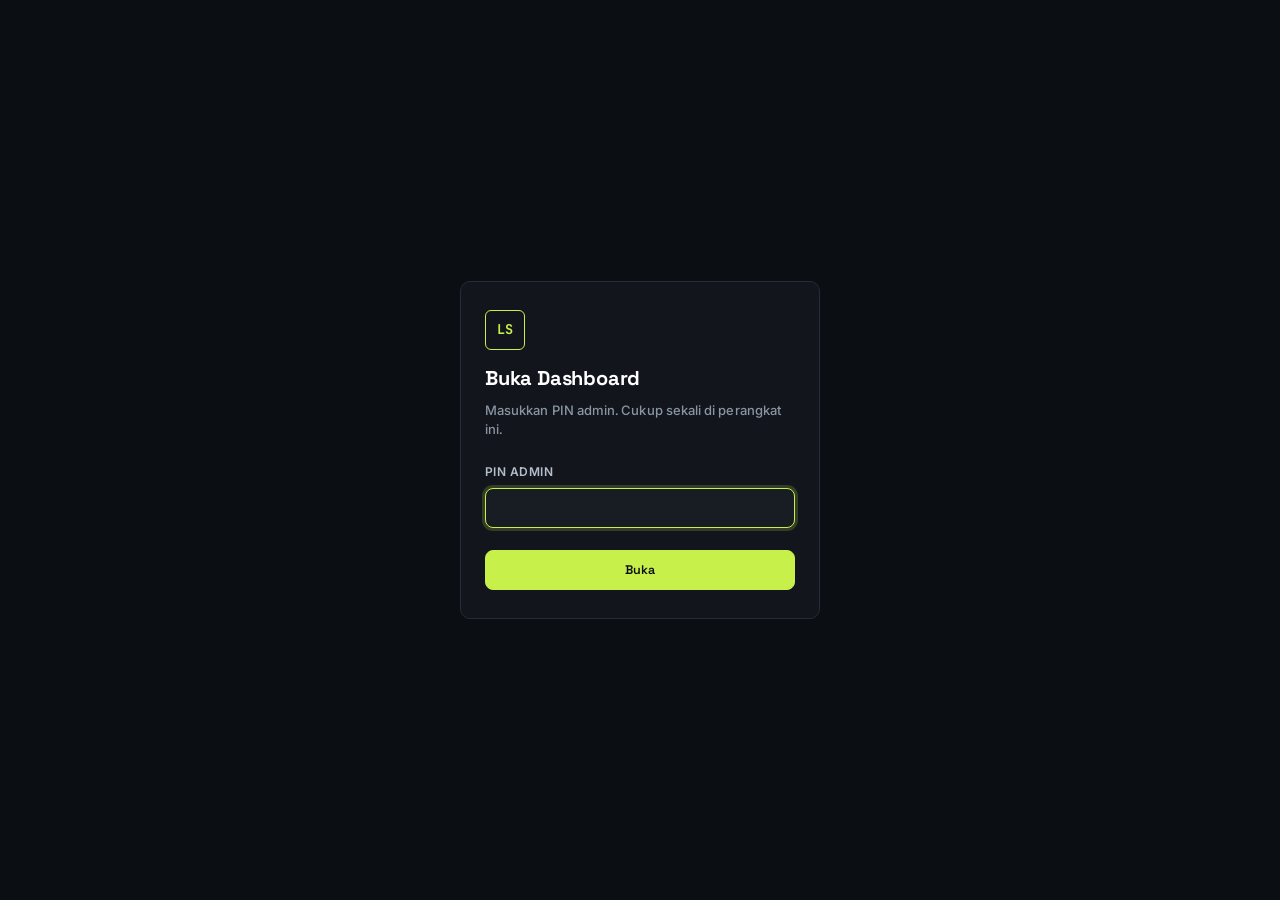
<file: index.html>
<!DOCTYPE html>
<html lang="id">
<head>
<meta charset="UTF-8">
<meta name="viewport" content="width=device-width, initial-scale=1.0, viewport-fit=cover">
<meta name="mobile-web-app-capable" content="yes">
<meta name="apple-mobile-web-app-capable" content="yes">
<meta name="apple-mobile-web-app-status-bar-style" content="default">
<meta name="theme-color" content="#0B0E12">
<meta name="description" content="Lenstore Management Dashboard — kelola pesanan &amp; arsip dengan mudah">
<title>Lenstore Management Dashboard</title>
<link rel="stylesheet" href="style.css">
<link rel="stylesheet" href="theme-pro.css">
<link rel="stylesheet" href="themes.css">
<link rel="stylesheet" href="theme-dark.css">
<link rel="stylesheet" href="compact.css">
<link rel="stylesheet" href="tablet.css">
<link rel="stylesheet" href="neo.css">
<script src="theme-switch.js" data-key="admin_theme"></script>
</head>
<body>

<div class="app-shell">

    <header class="app-header">
        <div class="brand">
            <div class="brand-mark">LS</div>
            <div class="brand-text">
                <h1>Lenstore Management</h1>
                <span>Kelola langganan, farm &amp; pendapatan</span>
            </div>
        </div>
        <button type="button" class="btn-viewcust" id="viewCustBtn" title="Lihat tampilan pelanggan (tanpa login)" aria-label="Tampilan customer">👁 <span>Customer</span></button>

        <nav class="page-nav" id="pageNav">
            <div class="nav-group nav-main" id="navDir" role="tablist" aria-label="Directory">
                <button type="button" class="nav-toggle" data-toggle="navDir" aria-expanded="true" title="Buka / minimize menu Directory">
                    <span class="nav-icon">📁</span><span class="nav-label">DIRECTORY</span><span class="nav-current"></span><span class="nav-caret">‹</span>
                </button>
                <div class="nav-items">
                    <button type="button" class="active" data-page="dashboard"><span class="nav-icon">📊</span><span class="nav-label">Dashboard</span> <span class="badge-count rn-nav" id="rnNavBadge" style="display:none;">0</span></button>
                    <button type="button" data-page="order"><span class="nav-icon">🧾</span><span class="nav-label">Order</span> <span class="badge-count" id="ordNavBadge" style="display:none;">0</span></button>
                    <button type="button" data-page="produk"><span class="nav-icon">🌾</span><span class="nav-label">List-Farm</span></button>
                    <button type="button" data-page="statistik"><span class="nav-icon">📊</span><span class="nav-label">Grafik</span></button>
                    <button type="button" data-page="farmsell"><span class="nav-icon">🌱</span><span class="nav-label">Farm Sell</span></button>
                    <button type="button" data-page="havsell"><span class="nav-icon">🔑</span><span class="nav-label">HAV Sell</span></button>
                    <button type="button" data-page="supply"><span class="nav-icon">📦</span><span class="nav-label">Supply & Stock</span> <span class="badge-count" id="spOrderBadge" style="display:none;">0</span></button>
                    <button type="button" data-page="kvcatalog"><span class="nav-icon">🪙</span><span class="nav-label">Koin & Voucher</span></button>
                    <button type="button" data-page="cashflow"><span class="nav-icon">💰</span><span class="nav-label">CashFlow</span></button>
                    <button type="button" data-page="bslprofit"><span class="nav-icon">📈</span><span class="nav-label">BSL Profit</span></button>
                    <button type="button" data-page="modalitem"><span class="nav-icon">🧮</span><span class="nav-label">Modal</span></button>
                </div>
            </div>
            <span class="nav-divider"></span>
            <div class="nav-group nav-sub collapsed" id="navSet">
                <button type="button" class="nav-toggle" data-toggle="navSet" aria-expanded="false" title="Buka / minimize menu Setting">
                    <span class="nav-icon">⚙️</span><span class="nav-label">SETTING</span><span class="nav-current"></span><span class="nav-caret">‹</span>
                </button>
                <div class="nav-items">
                    <button type="button" data-page="arsip"><span class="nav-icon">🗂️</span><span class="nav-label">Arsip</span> <span class="badge-count" id="archiveCountBadge">0</span></button>
                    <button type="button" data-page="tagar"><span class="nav-icon">🏷️</span><span class="nav-label">Tagar</span></button>
                    <button type="button" data-page="pengumuman"><span class="nav-icon">📣</span><span class="nav-label">Pengumuman</span></button>
                    <button type="button" data-page="akun"><span class="nav-icon">👤</span><span class="nav-label">Akun Pelanggan</span></button>
                    <button type="button" data-page="customprice"><span class="nav-icon">🔐</span><span class="nav-label">Custom Price</span></button>
                    <button type="button" data-page="panel"><span class="nav-icon">🎛️</span><span class="nav-label">Panel</span></button>
                    <button type="button" data-page="telegram"><span class="nav-icon">✈️</span><span class="nav-label">Telegram</span></button>
                </div>
            </div>
            <span class="nav-divider"></span>
            <div class="nav-group nav-main" id="navPrice" role="tablist" aria-label="Price">
                <button type="button" class="nav-toggle" data-toggle="navPrice" aria-expanded="true" title="Buka / minimize menu Price">
                    <span class="nav-icon">💲</span><span class="nav-label">PRICE</span><span class="nav-current"></span><span class="nav-caret">‹</span>
                </button>
                <div class="nav-items">
                    <button type="button" data-page="price"><span class="nav-icon">🏷️</span><span class="nav-label">Harga & Promo</span></button>
                    <button type="button" data-page="hargapelanggan"><span class="nav-icon">⭐</span><span class="nav-label">Harga Pelanggan</span></button>
                    <button type="button" data-page="usdt"><span class="nav-icon">💵</span><span class="nav-label">Kurs IDR ≈ USDT</span></button>
                </div>
            </div>
        </nav>
    </header>

    <!-- ============ VIEW: DASHBOARD AKTIF ============ -->
    <section class="view active" id="view-dashboard">

        <div class="dash-tabs-row">
        <nav class="dashboard-tabs" id="dashboardTabs">
            <button type="button" class="tab active" data-dashboard="BEM">BEM <span class="tab-badge" id="rnTabBEM" style="display:none">0</span></button>
            <button type="button" class="tab" data-dashboard="LEM">LEM <span class="tab-badge" id="rnTabLEM" style="display:none">0</span></button>
            <button type="button" class="tab" data-dashboard="SEM">SEM <span class="tab-badge" id="rnTabSEM" style="display:none">0</span></button>
            <button type="button" class="tab tab-fast" data-dashboard="FAST-BEM" title="Fast Order: pesanan 1 hari, otomatis masuk arsip setelah dikirim">⚡ Fast BEM <span class="tab-badge" id="rnTabFAST-BEM" style="display:none">0</span></button>
            <button type="button" class="tab tab-fast" data-dashboard="FAST-SEM" title="Fast Order: pesanan 1 hari, otomatis masuk arsip setelah dikirim">⚡ Fast SEM <span class="tab-badge" id="rnTabFAST-SEM" style="display:none">0</span></button>
            <button type="button" class="tab tab-fast" data-dashboard="FAST-LEM" title="Fast Order: pesanan 1 hari, otomatis masuk arsip setelah dikirim">⚡ Fast LEM <span class="tab-badge" id="rnTabFAST-LEM" style="display:none">0</span></button>
        </nav>
            <button type="button" class="tab tab-bot" id="dashBotTab" title="Daftar Bot Order yang masuk / sudah dibuat">🤖 Bot Order <span class="tab-badge" id="boDashBadge" style="display:none">0</span></button>
        </div>

        <section class="stats">
            <div class="stat-card total" onclick="applyStatusFilter('semua')" title="Tampilkan semua status" style="cursor:pointer;">
                <div class="stat-top">
                    <h3>Total Pesanan</h3>
                    <div class="stat-icon">📦</div>
                </div>
                <span class="value" id="totalOrder">0</span>
            </div>

            <div class="stat-card proses" onclick="applyStatusFilter('proses')" title="Filter: Proses" style="cursor:pointer;">
                <div class="stat-top">
                    <h3>Proses</h3>
                    <div class="stat-icon">⏳</div>
                </div>
                <span class="value" id="prosesOrder">0</span>
            </div>

            <div class="stat-card limit" onclick="applyStatusFilter('mendekati')" title="Filter: Mendekati Limit" style="cursor:pointer;">
                <div class="stat-top">
                    <h3>Mendekati Limit</h3>
                    <div class="stat-icon">⚠️</div>
                </div>
                <span class="value" id="limitOrder">0</span>
            </div>

            <div class="stat-card selesai" onclick="applyStatusFilter('selesai')" title="Filter: Limit Tercapai" style="cursor:pointer;">
                <div class="stat-top">
                    <h3>Selesai</h3>
                    <div class="stat-icon">✅</div>
                </div>
                <span class="value" id="selesaiOrder">0</span>
            </div>
        </section>

        <section class="panel unchecked-bar" id="uncheckedBar">
            <div class="unchecked-main">
                <div class="unchecked-title">📮 Belum Dicentang / Dikirim Hari Ini</div>
                <div class="unchecked-total"><span id="ucTotal">0</span> <small>langganan</small></div>
            </div>
            <div class="unchecked-chips">
                <span class="uc-chip" data-uc="BEM">BEM <b id="ucBEM">0</b></span>
                <span class="uc-chip" data-uc="SEM">SEM <b id="ucSEM">0</b></span>
                <span class="uc-chip" data-uc="LEM">LEM <b id="ucLEM">0</b></span>
                <span class="uc-chip" data-uc="FAST-BEM">⚡ Fast BEM <b id="ucFAST-BEM">0</b></span>
                <span class="uc-chip" data-uc="FAST-SEM">⚡ Fast SEM <b id="ucFAST-SEM">0</b></span>
                <span class="uc-chip" data-uc="FAST-LEM">⚡ Fast LEM <b id="ucFAST-LEM">0</b></span>
            </div>
            <div class="muted-note" id="ucInfo" style="margin:0;">Hanya langganan aktif (belum limit). Reset otomatis setiap pergantian hari (UTC).</div>
        </section>

        <section class="panel rn-panel" id="rnPanel">
            <div class="panel-title">🔔 Perpanjangan &amp; Pesanan Baru — <span id="rnDashLabel">BEM</span> <span class="badge-count rn-count" id="rnCount" style="display:none;">0</span> <span class="panel-hint">dari pelanggan, menunggu konfirmasi</span></div>
            <div class="rn-gate" id="rnGate">
                <span>🔒 Masukkan PIN admin untuk melihat permintaan perpanjangan</span>
                <input type="password" id="rnPinInput" placeholder="PIN admin" autocomplete="off">
                <button type="button" class="btn btn-primary" id="rnPinBtn">Buka</button>
            </div>
            <div id="rnBody" style="display:none;">
                <div class="rn-filter" id="rnFilter">
                    <button type="button" data-f="pending" class="on">⏳ Menunggu <i>0</i></button>
                    <button type="button" data-f="approved">✅ Disetujui <i>0</i></button>
                    <button type="button" data-f="rejected">✖ Ditolak <i>0</i></button>
                </div>
                <div id="rnList"></div>
                <div class="rn-empty" id="rnEmpty" style="display:none;"></div>
            </div>
        </section>


        <section class="panel input-section collapsible start-collapsed" data-ckey="tambah">
            <div class="panel-title">➕ Tambah Pesanan Baru</div>
            <div class="field-grid">
                <div class="field">
                    <label for="orderNumber">Nama Pemesan</label>
                    <input type="text" id="orderNumber" placeholder="cth. Andi Saputra">
                </div>
                <div class="field">
                    <label for="hashtag">Tagar / Kategori</label>
                    <input type="text" id="hashtag" placeholder="cth. #lensbulanan">
                </div>
                <div class="field">
                    <label for="whatsapp">Nomor WhatsApp</label>
                    <input type="text" id="whatsapp" placeholder="+628xxxxxxxxxx">
                </div>
                <div class="field">
                    <label for="packageTotal">Jumlah Paket (Limit)</label>
                    <input type="number" id="packageTotal" placeholder="cth. 5" min="1">
                </div>
                <div class="field">
                    <label for="orderPrice">Harga / hari (Rp) <span class="panel-hint">kosong = otomatis pricelist</span></label>
                    <input type="number" id="orderPrice" placeholder="otomatis" min="0" inputmode="numeric">
                </div>
            </div>
            <div class="bp-hint" id="orderPriceHint" style="margin-top:8px;"></div>
            <label class="pr-check" style="margin-top:8px;"><input type="checkbox" id="orderRecordProfit" checked> <span>Catat ke BSL Profit</span></label>
            <div style="margin-top:14px; display:flex; justify-content:flex-end;">
                <button class="btn btn-primary" id="addData">Tambah Pesanan</button>
            </div>
        </section>

        <section class="panel table-section">
            <div class="panel-title">📋 Daftar Langganan Aktif <span class="panel-hint">klik judul kolom untuk mengurutkan</span></div>

            <div class="hold-tabs" id="holdTabs">
                <button type="button" data-hold="aktif" class="on">▶ Aktif <i id="holdCntAktif">0</i></button>
                <button type="button" data-hold="tunda">⏸ Tunda <i id="holdCntTunda">0</i></button>
                <button type="button" data-hold="req">📨 Request <i id="holdCntReq">•</i></button>
            </div>
            <div id="reqPanel" style="display:none;"></div>
            <div class="hold-bar" id="holdBar">
                <label class="hold-all"><input type="checkbox" id="holdSelAll"> Pilih semua yang tampil</label>
                <span class="hold-info" id="holdSelInfo">0 dipilih</span>
                <button type="button" class="btn btn-primary" id="holdDoBtn">⏸ Tunda yang dipilih</button>
                <button type="button" class="btn btn-archive" id="holdArchiveBtn" title="Pindahkan ke Data Arsip walau langganan belum selesai">📥 Arsipkan yang dipilih</button>
                <button type="button" class="btn btn-ghost" id="holdClearBtn">Batal pilih</button>
            </div>

            <div class="toolbar">
                <div class="search-wrap">
                    <svg width="16" height="16" viewBox="0 0 24 24" fill="none" stroke="currentColor" stroke-width="2">
                        <circle cx="11" cy="11" r="7"></circle>
                        <line x1="21" y1="21" x2="16.65" y2="16.65"></line>
                    </svg>
                    <input type="text" id="searchInput" placeholder="Cari nama pemesan, tagar, atau nomor WA...">
                </div>
                <select id="statusFilterSelect" class="filter-select" title="Filter berdasarkan status">
                    <option value="semua">Semua Status</option>
                    <option value="proses">⏳ Proses</option>
                    <option value="mendekati">⚠️ Mendekati Limit</option>
                    <option value="selesai">✅ Limit Tercapai</option>
                </select>
                <span class="muted-note" id="filterInfo" style="margin:0;align-self:center;"></span>
                <div class="toolbar-actions">
                    <button type="button" class="btn btn-outline" id="pinAksiBtn" title="Kunci kolom Aksi di kanan, atau biarkan di ujung tabel">📌 Aksi: Disematkan</button>
                    <button type="button" class="btn btn-outline" id="copyAllTagsBtn">📑 Salin Semua Tagar</button>
                    <button type="button" class="btn btn-success" id="checkAllBtn">✅ Ceklis Semua</button>
                    <button type="button" class="btn btn-archive" id="archiveAllLimitBtn" title="Pindahkan semua langganan yang sudah mencapai limit ke Data Arsip">📥 Arsipkan Semua Limit</button>
                </div>
            </div>

            <div class="table-wrap">
                <table id="dashboardTable">
                    <thead>
                        <tr>
                            <th>No</th>
                            <th class="sortable" data-sort="nama">Pemesan</th>
                            <th class="sortable" data-sort="tagar">Tagar</th>
                            <th class="sortable" data-sort="status">Status</th>
                            <th class="sortable" data-sort="persen">Progress</th>
                            <th class="sortable" data-sort="mulai">Tgl Mulai</th>
                            <th class="sortable" data-sort="selesai">Est. Selesai</th>
                            <th class="sortable" data-sort="sisa">Sisa Durasi</th>
                            <th>Keterangan</th>
                            <th class="col-aksi">Aksi</th>
                        </tr>
                    </thead>
                    <tbody id="tableBody"></tbody>
                </table>
            </div>

            <div class="state-block" id="tableLoadingState" style="display:none;">
                <div class="spinner"></div>
                <div class="state-title">Memuat data pesanan...</div>
            </div>

            <div class="state-block" id="tableEmptyState" style="display:none;">
                <div class="state-icon">🗒️</div>
                <div class="state-title" id="tableEmptyTitle">Belum ada pesanan aktif</div>
                <div class="state-sub">Tambahkan pesanan baru lewat form di atas, atau ubah kata kunci pencarian Anda.</div>
            </div>
        </section>
    </section>

    <!-- ============ VIEW: STATISTIK ============ -->
    <section class="view" id="view-statistik">
        <section class="stats st-kpi">
            <div class="stat-card total"><div class="stat-top"><h3>Total Langganan</h3><div class="stat-icon">📦</div></div><span class="value" id="stAll">0</span></div>
            <div class="stat-card proses"><div class="stat-top"><h3>Total BEM</h3><div class="stat-icon">🅱️</div></div><span class="value" id="stBEM">0</span></div>
            <div class="stat-card limit"><div class="stat-top"><h3>Total SEM</h3><div class="stat-icon">🅢</div></div><span class="value" id="stSEM">0</span></div>
            <div class="stat-card selesai"><div class="stat-top"><h3>Total LEM</h3><div class="stat-icon">🅻</div></div><span class="value" id="stLEM">0</span></div>
        </section>
        <section class="panel">
            <div class="panel-title">📅 Langganan Baru per Bulan <span class="panel-hint">aktif + arsip, 12 bulan terakhir</span></div>
            <div class="chart-box"><canvas id="chartBulan"></canvas></div>
        </section>
        <section class="st-grid">
            <div class="panel"><div class="panel-title">🍩 Komposisi BEM / SEM / LEM</div><div class="chart-box sm"><canvas id="chartKomposisi"></canvas></div></div>
            <div class="panel"><div class="panel-title">📈 Tren Total Langganan</div><div class="chart-box sm"><canvas id="chartTren"></canvas></div></div>
        </section>

        <section class="panel gf-head">
            <div class="panel-title">📊 Semua Grafik <span class="panel-hint">dikumpulkan di satu menu</span></div>
            <p class="muted-note" style="margin:0;">Grafik langganan di bawah mengikuti dashboard yang terakhir Anda buka (BEM / SEM / LEM). Grafik BSL Profit &amp; CashFlow bersifat rahasia (butuh PIN admin).</p>
        </section>

        <div class="gf-section-title">📦 Dashboard Aktif</div>
        <section class="st-grid dash-stats ">
            <div class="panel"><div class="panel-title">📅 Langganan Baru per Bulan — <span id="dsLabel">BEM</span> <span class="panel-hint">aktif + arsip</span></div><div class="chart-box xs"><canvas id="dsBulan"></canvas></div></div>
            <div class="panel"><div class="panel-title">🍩 Status Langganan Aktif — <span id="dsLabel2">BEM</span></div><div class="chart-box xs"><canvas id="dsStatus"></canvas></div></div>
        </section>

        <div class="gf-section-title">🔒 BSL Profit &amp; CashFlow</div>
        <section class="panel" id="gfLock">
            <div class="panel-title">🔒 PIN Admin</div>
            <p class="muted-note">Masukkan PIN admin untuk menampilkan grafik omset / profit dan CashFlow.</p>
            <div class="field-grid" style="max-width:360px;"><div class="field"><label for="gfPinInput">PIN Admin</label><input type="password" id="gfPinInput" placeholder="Masukkan PIN admin" autocomplete="off"></div></div>
            <div style="margin-top:14px;"><button class="btn btn-primary" id="gfPinSubmit">Buka Grafik</button></div>
        </section>
        <div id="gfPrivate" style="display:none;">
            <section class="panel collapsible">
                <div class="panel-title">📊 Grafik Omset &amp; Profit <span class="panel-hint">12 bulan terakhir</span></div>
                <div class="st-grid">
                    <div><div class="chart-sub">Omset &amp; Profit per Bulan</div><div class="chart-box xs"><canvas id="bpChartBulan"></canvas></div></div>
                    <div><div class="chart-sub">Komposisi Profit per Kategori</div><div class="chart-box xs"><canvas id="bpChartKomposisi"></canvas></div></div>
                </div>
            </section>
            <section class="panel collapsible" id="gfCfPanel">
                <div class="panel-title">💰 Grafik CashFlow <span class="panel-hint">perbandingan antar batch</span></div>
                <div class="st-grid">
                    <div><div class="chart-sub">Pendapatan per Batch</div><div class="chart-box xs"><canvas id="cfChartBatch"></canvas></div></div>
                    <div><div class="chart-sub">Perbandingan Withdraw (berdasarkan tanggal)</div><div class="chart-box xs"><canvas id="cfChartWd"></canvas></div></div>
                </div>
            </section>
        </div>
    </section>

    <!-- ============ VIEW: DATA ARSIP ============ -->
    <section class="view" id="view-arsip">

        <section class="panel">
            <div class="panel-title">🗂️ Data Arsip</div>
            <p style="font-size:12.5px; color:var(--text-secondary); margin-top:-8px; margin-bottom:16px;">
                Pesanan yang telah mencapai limit dan dipindahkan dari daftar aktif akan tersimpan di sini.
            </p>

            <div class="toolbar">
                <div class="search-wrap">
                    <svg width="16" height="16" viewBox="0 0 24 24" fill="none" stroke="currentColor" stroke-width="2">
                        <circle cx="11" cy="11" r="7"></circle>
                        <line x1="21" y1="21" x2="16.65" y2="16.65"></line>
                    </svg>
                    <input type="text" id="archiveSearchInput" placeholder="Cari di data arsip...">
                </div>
                <select class="filter-select" id="archiveFilterDashboard">
                    <option value="ALL">Semua Dashboard</option>
                    <option value="BEM">BEM</option>
                    <option value="LEM">LEM</option>
                    <option value="SEM">SEM</option>
                    <option value="FAST-BEM">⚡ Fast BEM</option>
                    <option value="FAST-SEM">⚡ Fast SEM</option>
                    <option value="FAST-LEM">⚡ Fast LEM</option>
                </select>
                <select class="filter-select" id="archiveSort">
                    <option value="newest">Terbaru Diarsipkan</option>
                    <option value="oldest">Terlama Diarsipkan</option>
                    <option value="name">Nama A-Z</option>
                </select>
            </div>

            <div class="archive-grid" id="archiveGrid"></div>

            <div class="state-block" id="archiveEmptyState" style="display:none;">
                <div class="state-icon">📭</div>
                <div class="state-title">Belum ada data arsip</div>
                <div class="state-sub">Pesanan yang sudah mencapai limit pengiriman bisa dipindahkan ke sini lewat tombol "Simpan ke Arsip".</div>
            </div>
        </section>
    </section>

    <!-- ============ VIEW: PRODUK ============ -->
    <section class="view" id="view-produk">

        <nav class="dashboard-tabs" id="produkCategoryTabs">
            <button type="button" class="tab active" data-kategori="10BOX">📦 Akun 10 BOX</button>
            <button type="button" class="tab" data-kategori="9BOX">📦 Akun 9 BOX</button>
        </nav>

        <nav class="dashboard-tabs" id="produkDashboardTabs" style="margin-top:10px;">
            <button type="button" class="tab active" data-produk-dashboard="BEM">BEM</button>
            <button type="button" class="tab" data-produk-dashboard="LEM">LEM</button>
            <button type="button" class="tab" data-produk-dashboard="SEM">SEM</button>
        </nav>

        <section class="stats">
            <div class="stat-card total">
                <div class="stat-top">
                    <h3>Total Produk</h3>
                    <div class="stat-icon">📦</div>
                </div>
                <span class="value" id="produkTotal">0</span>
            </div>

            <div class="stat-card proses">
                <div class="stat-top">
                    <h3>Total Akun Terpakai</h3>
                    <div class="stat-icon">🔢</div>
                </div>
                <span class="value" id="produkTerpakai">0</span>
            </div>

            <div class="stat-card limit">
                <div class="stat-top">
                    <h3>Menunggu Keputusan</h3>
                    <div class="stat-icon">⚠️</div>
                </div>
                <span class="value" id="produkMenunggu">0</span>
            </div>

            <div class="stat-card selesai">
                <div class="stat-top">
                    <h3>Sudah Diputuskan</h3>
                    <div class="stat-icon">✅</div>
                </div>
                <span class="value" id="produkSelesai">0</span>
            </div>
        </section>

        <section class="panel input-section">
            <div class="panel-title">➕ Tambah Produk Baru</div>
            <div class="field-grid produk-field-grid">
                <div class="field">
                    <label for="produkNama">Nama Produk / Batch</label>
                    <input type="text" id="produkNama" placeholder="cth. NEW BEM VOL 2">
                </div>
                <div class="field">
                    <label for="produkJumlah">Jumlah Akun (Kapasitas)</label>
                    <input type="number" id="produkJumlah" placeholder="cth. 100" min="1">
                </div>
            </div>
            <div style="margin-top:14px; display:flex; justify-content:flex-end;">
                <button class="btn btn-primary" id="addProduk">Tambah Produk</button>
            </div>
        </section>

        <section class="panel">
            <div class="panel-title">🔍 Cari Posisi Tagar Akun</div>
            <p style="font-size:12.5px; color:var(--text-secondary); margin-top:-8px; margin-bottom:14px;">
                Lupa tagar tertentu ada di produk mana dan akun urutan ke berapa? Tempel atau ketik
                tagarnya di sini — pencarian mencakup <b>semua produk</b>, semua kategori (10 BOX/9 BOX)
                dan semua dashboard (BEM/LEM/SEM) sekaligus.
            </p>
            <div style="display:flex; gap:8px;">
                <input type="text" id="cariTagarPosisiInput" placeholder="Ketik atau tempel tagar akun..." style="flex:1; padding:11px 13px; border-radius:10px; border:1.5px solid var(--border); font-size:14px; font-family:var(--font-body);">
                <button type="button" class="btn btn-primary" id="cariTagarPosisiBtn">Cari</button>
            </div>
            <div id="cariTagarPosisiResult" style="margin-top:14px;"></div>
        </section>

        <section class="panel table-section">
            <div class="panel-title">📋 Daftar Produk — <span id="produkPanelLabel">Akun 10 BOX &middot; BEM</span></div>

            <div class="toolbar">
                <div class="search-wrap">
                    <svg width="16" height="16" viewBox="0 0 24 24" fill="none" stroke="currentColor" stroke-width="2">
                        <circle cx="11" cy="11" r="7"></circle>
                        <line x1="21" y1="21" x2="16.65" y2="16.65"></line>
                    </svg>
                    <input type="text" id="produkSearchInput" placeholder="Cari nama produk atau tagar error...">
                </div>
                <div class="toolbar-actions">
                    <button type="button" class="btn btn-primary" id="produkEditBtn">✏️ Mode Edit</button>
                    <button type="button" class="btn btn-success" id="produkEditSave" style="display:none;">💾 Simpan Semua</button>
                    <button type="button" class="btn btn-ghost" id="produkEditCancel" style="display:none;">✕ Batal</button>
                    <span class="muted-note pe-editinfo" id="produkEditInfo" style="display:none;"></span>
                </div>
            </div>

            <div class="table-wrap">
                <table id="produkTable">
                    <thead>
                        <tr>
                            <th>No</th>
                            <th>Nama Produk</th>
                            <th>Kapasitas</th>
                            <th>Tagar Error</th>
                            <th>Keterangan</th>
                            <th>Aksi</th>
                        </tr>
                    </thead>
                    <tbody id="produkTableBody"></tbody>
                </table>
            </div>

            <div class="state-block" id="produkLoadingState" style="display:none;">
                <div class="spinner"></div>
                <div class="state-title">Memuat data produk...</div>
            </div>

            <div class="state-block" id="produkEmptyState" style="display:none;">
                <div class="state-icon">📦</div>
                <div class="state-title">Belum ada produk di kategori ini</div>
                <div class="state-sub">Tambahkan produk baru lewat form di atas, misalnya "NEW BEM VOL 2" dengan kapasitas 100 akun.</div>
            </div>
        </section>
    </section>

    <!-- ============ VIEW: TAGAR ============ -->
    <section class="view" id="view-tagar">

        <section class="panel">
            <div class="panel-title">🏷️ Input Massal Tagar</div>
            <p class="tagar-input-hint">
                Tempel atau ketik daftar tagar sebanyak apa pun (satu tagar per baris, atau dipisah koma).
                Saat diproses, tagar otomatis dibagi jadi beberapa tabel — maksimal <b>200 tagar/tabel</b>,
                dan diusahakan tidak ada tabel di bawah <b>100 tagar</b> (kecuali jumlah tagar Anda memang
                kurang dari 100). Duplikat akan dideteksi otomatis dan tidak dihapus — hanya dilaporkan.
            </p>

            <div class="field" style="margin-bottom:12px;">
                <label for="tagarBulkInput">Daftar Tagar</label>
                <textarea id="tagarBulkInput" rows="10" placeholder="cth.&#10;#lensbulanan01&#10;#lensbulanan02&#10;#lensbulanan03&#10;...(tempel sebanyak apa pun)"></textarea>
            </div>

            <div class="tagar-stats-row" style="margin-bottom:16px;">
                <span class="chip chip-info" id="tagarLiveTotal">Total: 0</span>
                <span class="chip chip-info" id="tagarLiveUnique">Unik: 0</span>
                <span class="chip chip-success" id="tagarLiveDup">Tidak Ada Duplikat</span>
                <span class="chip chip-info" id="tagarLiveGroups">Perkiraan Tabel: 0</span>
            </div>

            <button type="button" class="btn btn-primary" id="processTagarBtn">📥 Input &amp; Bagi Tagar</button>
        </section>

        <div id="tagarActiveResult"></div>

        <section class="panel">
            <div class="panel-title">🕘 Riwayat Batch Tagar</div>
            <div id="tagarHistoryList"></div>
            <div class="state-block" id="tagarHistoryEmpty" style="display:none;">
                <div class="state-icon">🏷️</div>
                <div class="state-title">Belum ada riwayat tagar</div>
                <div class="state-sub">Proses daftar tagar pertama Anda lewat form di atas.</div>
            </div>
        </section>
    </section>

    <!-- ============ VIEW: AKUN PELANGGAN ============ -->
    <section class="view" id="view-akun">

        <!-- Gerbang PIN admin -->
        <section class="panel" id="akunPinGate">
            <div class="panel-title">🔒 Menu Akun Pelanggan</div>
            <p style="font-size:12.5px; color:var(--text-secondary); margin-top:-8px; margin-bottom:16px;">
                Menu ini khusus admin. Masukkan PIN admin untuk membuat akun login pelanggan
                (portal terpisah di folder <code>/pelanggan</code>) yang terhubung ke data pesanan mereka.
                PIN default pertama kali adalah <b>123456</b> — segera ganti setelah masuk.
            </p>
            <div class="field-grid" style="max-width:360px;">
                <div class="field">
                    <label for="akunPinInput">PIN Admin</label>
                    <input type="password" id="akunPinInput" placeholder="Masukkan PIN admin" autocomplete="off">
                </div>
            </div>
            <div style="margin-top:14px;">
                <button class="btn btn-primary" id="akunPinSubmit">Masuk</button>
            </div>
        </section>

        <!-- Konten setelah PIN benar -->
        <div id="akunContent" style="display:none;">

            <section class="panel input-section">
                <div class="panel-title">➕ Buat Akun Pelanggan Baru</div>
                <p style="font-size:12.5px; color:var(--text-secondary); margin-top:-8px; margin-bottom:16px;">
                    Pilih nama pelanggan yang sudah ada di Dashboard Aktif (BEM/LEM/SEM). Nama seperti
                    <b>"Pelanggan 88"</b> dan <b>"88"</b> otomatis dianggap sama saat login pelanggan nanti.
                </p>
                <div class="field-grid">
                    <div class="field">
                        <label for="akunPilihPelanggan">Pilih dari Pelanggan Aktif</label>
                        <select id="akunPilihPelanggan">
                            <option value="">— pilih pelanggan —</option>
                        </select>
                    </div>
                    <div class="field">
                        <label for="akunMatchSource">Nama / Kode Pelanggan (dipakai mencocokkan)</label>
                        <input type="text" id="akunMatchSource" placeholder="cth. Pelanggan 88 atau 88">
                    </div>
                    <div class="field">
                        <label for="akunUsername">Username Login</label>
                        <input type="text" id="akunUsername" placeholder="cth. Pelanggan 88">
                    </div>
                    <div class="field">
                        <label for="akunWhatsapp">Nomor WhatsApp (opsional, catatan admin)</label>
                        <input type="text" id="akunWhatsapp" placeholder="+628xxxxxxxxxx">
                    </div>
                    <div class="field">
                        <label for="akunPassword">Password Awal</label>
                        <div style="display:flex; gap:8px;">
                            <input type="text" id="akunPassword" placeholder="Minimal 6 karakter" style="flex:1;">
                            <button type="button" class="btn btn-outline btn-icon" id="akunGeneratePw" title="Buat password acak">🎲</button>
                        </div>
                    </div>
                </div>
                <div style="margin-top:14px; display:flex; justify-content:flex-end; gap:10px;">
                    <button class="btn btn-primary" id="akunBuatBtn">Buat Akun</button>
                </div>
            </section>

            <section class="panel table-section">
                <div class="panel-title">📋 Daftar Akun Pelanggan</div>

                <div class="toolbar">
                    <div class="search-wrap">
                        <svg width="16" height="16" viewBox="0 0 24 24" fill="none" stroke="currentColor" stroke-width="2">
                            <circle cx="11" cy="11" r="7"></circle>
                            <line x1="21" y1="21" x2="16.65" y2="16.65"></line>
                        </svg>
                        <input type="text" id="akunSearchInput" placeholder="Cari username atau nama pelanggan...">
                    </div>
                </div>

                <div class="table-wrap">
                    <table id="akunTable">
                        <thead>
                            <tr>
                                <th>No</th>
                                <th>Username</th>
                                <th>Terhubung ke</th>
                                <th>WhatsApp</th>
                                <th>Koin</th>
                                <th>Pesanan Aktif</th>
                                <th>Dibuat</th>
                                <th>Aksi</th>
                            </tr>
                        </thead>
                        <tbody id="akunTableBody"></tbody>
                    </table>
                </div>

                <div class="state-block" id="akunLoadingState" style="display:none;">
                    <div class="spinner"></div>
                    <div class="state-title">Memuat akun pelanggan...</div>
                </div>

                <div class="state-block" id="akunEmptyState" style="display:none;">
                    <div class="state-icon">👤</div>
                    <div class="state-title">Belum ada akun pelanggan</div>
                    <div class="state-sub">Buat akun pertama lewat form di atas.</div>
                </div>
            </section>

            <section class="panel">
                <div class="panel-title">🔑 Ganti PIN Admin</div>
                <div class="field-grid" style="max-width:520px;">
                    <div class="field">
                        <label for="akunPinLama">PIN Lama</label>
                        <input type="password" id="akunPinLama" autocomplete="off">
                    </div>
                    <div class="field">
                        <label for="akunPinBaru">PIN Baru</label>
                        <input type="password" id="akunPinBaru" autocomplete="off">
                    </div>
                </div>
                <div style="margin-top:14px;">
                    <button class="btn btn-outline" id="akunGantiPinBtn">Simpan PIN Baru</button>
                </div>
            </section>
        </div>
    </section>

    <!-- ============ VIEW: FARM SELL ============ -->
    <section class="view" id="view-farmsell">
        <section class="panel" id="fsPinGate">
            <div class="panel-title">🔒 Farm Sell</div>
            <p class="muted-note">Token farm bersifat rahasia. Masukkan PIN admin (sama dengan CashFlow / Akun Pelanggan).</p>
            <div class="field-grid" style="max-width:360px;"><div class="field"><label for="fsPinInput">PIN Admin</label><input type="password" id="fsPinInput" placeholder="Masukkan PIN admin" autocomplete="off"></div></div>
            <div style="margin-top:14px;"><button class="btn btn-primary" id="fsPinSubmit">Buka Farm Sell</button></div>
        </section>

        <div id="fsContent" style="display:none;">
            <section class="stats st-kpi" style="grid-template-columns:repeat(3,1fr);">
                <div class="stat-card total"><div class="stat-top"><h3>Token di Daftar</h3><div class="stat-icon">🌱</div></div><span class="value" id="fsSumAvail">0</span></div>
                <div class="stat-card selesai"><div class="stat-top"><h3>Token di Arsip</h3><div class="stat-icon">🗂️</div></div><span class="value" id="fsSumTaken">0</span></div>
                <div class="stat-card proses"><div class="stat-top"><h3>Jumlah Batch</h3><div class="stat-icon">🗃️</div></div><span class="value" id="fsSumBatch">0</span></div>
            </section>

            <section class="panel">
                <div class="panel-title">🗃️ Batch <button type="button" class="btn btn-primary cf-new-batch" id="fsNewBatchBtn">➕ Batch Baru</button></div>
                <div class="cf-batch-list" id="fsBatchList"></div>
                <div class="state-block" id="fsNoBatch" style="display:none;"><div class="state-icon">🗃️</div><div class="state-title">Belum ada batch</div><div class="state-sub">Klik "Batch Baru" untuk mulai menyimpan token.</div></div>
            </section>

            <div id="fsBatchPanel" style="display:none;">
                <section class="panel">
                    <div class="cf-batch-head">
                        <div><h2 id="fsBatchTitle">Batch 1</h2><div class="cf-batch-meta"><span id="fsAvailInfo"></span></div></div>
                        <div class="cf-batch-actions">
                            <button type="button" class="btn btn-outline" id="fsRenameBtn">✏️ Ganti Nama</button>
                            <button type="button" class="btn btn-danger btn-icon" id="fsDeleteBatchBtn" title="Hapus batch">🗑</button>
                        </div>
                    </div>
                    <div class="fs-etalase">
                        <label class="pr-check"><input type="checkbox" id="fsEtlOn"> <span>🛒 Pajang di etalase pelanggan (tab Farm)</span></label>
                        <input type="number" id="fsEtlHarga" min="0" inputmode="numeric" placeholder="Harga koin / token">
                        <button type="button" class="btn btn-primary mini" id="fsEtlSave">💾 Simpan Etalase</button>
                        <span class="muted-note" style="margin:0;">Saldo koin cukup → token otomatis dikirim ke pelanggan sesuai jumlah yang dibeli.</span>
                    </div>
                    <div class="fs-detail">
                        <div class="fs-detail-title">🖼 Foto & Deskripsi Akun <span class="muted-note" style="margin:0;">tampil di kartu Farm pelanggan</span></div>
                        <div class="fs-detail-grid">
                            <div class="sp-imgpick">
                                <div class="sp-imgprev" id="fsImgPrev"><span>🖼</span></div>
                                <div class="sp-imgbtns">
                                    <label class="btn btn-outline btn-wrap sp-filebtn">📷 Pilih Foto<input type="file" accept="image/jpeg,image/png,image/webp" id="fsImgFile" hidden></label>
                                    <button type="button" class="btn btn-ghost btn-wrap" id="fsImgRm" style="display:none;">🗑 Hapus Foto</button>
                                </div>
                            </div>
                            <div class="field" style="margin:0;"><label for="fsDesc">Deskripsi Akun</label>
                                <textarea id="fsDesc" rows="4" maxlength="600" placeholder="mis. Level 30+, sudah ada pabrik &amp; toko, cocok untuk farming..."></textarea>
                                <div class="sp-imghint">Maks. 600 karakter. Foto JPG / PNG / WebP otomatis dikecilkan.</div>
                            </div>
                        </div>
                        <div style="margin-top:10px;"><button type="button" class="btn btn-primary mini" id="fsDetailSave">💾 Simpan Foto & Deskripsi</button></div>
                    </div>
                    <div class="st-grid">
                        <div class="field"><label for="fsPaste">Tambah Token — paste banyak sekaligus</label>
                            <textarea id="fsPaste" rows="5" placeholder="12-36358765,2mnchkrrg97yrzdh496zxb28xdrtdmt43y3gk9s3&#10;12-36358766,abc123...&#10;(satu baris = satu id,token)" style="font-family:ui-monospace,Menlo,monospace;font-size:12px;"></textarea>
                            <div class="muted-note" id="fsPreview" style="margin:8px 0 0;">Format per baris: <code>id,token</code> (boleh juga <code>nama,id,token</code>)</div>
                            <div style="margin-top:10px;"><button class="btn btn-primary" id="fsAddBtn">➕ Tambahkan ke Daftar</button></div>
                        </div>
                        <div class="field"><label for="fsTakeN">Ambil Token</label>
                            <input type="number" id="fsTakeN" min="1" placeholder="Jumlah, mis. 2">
                            <div class="muted-note" style="margin:8px 0 0;">Token teratas diambil lalu otomatis dipindahkan ke Arsip Token.</div>
                            <div style="margin-top:10px;"><button class="btn btn-success" id="fsTakeBtn">🌱 Ambil</button></div>
                        </div>
                    </div>
                </section>

                <section class="panel table-section">
                    <nav class="dashboard-tabs" id="fsTabs" style="margin-bottom:12px;">
                        <button type="button" class="tab active" data-tab="available">Daftar Token</button>
                        <button type="button" class="tab" data-tab="taken">Arsip Token</button>
                    </nav>
                    <div class="toolbar"><div class="toolbar-actions"><button type="button" class="btn btn-outline" id="fsCopyAllBtn">📋 Salin Semua (nama,id,token)</button></div></div>
                    <div class="table-wrap aksi-pinned">
                        <table id="fsTable" style="min-width:760px;">
                            <thead><tr><th>No</th><th>Nama</th><th>ID</th><th>Token</th><th id="fsHeadExtra" style="display:none;">Diambil</th><th class="col-aksi">Aksi</th></tr></thead>
                            <tbody id="fsBody"></tbody>
                        </table>
                    </div>
                    <div class="state-block" id="fsEmpty" style="display:none;"><div class="state-icon">🌱</div><div class="state-sub" id="fsEmptyText"></div></div>
                </section>
            </div>
        </div>
    </section>

    <!-- ============ VIEW: KOIN & VOUCHER (isi Catalog pelanggan) ============ -->
    <section class="view" id="view-kvcatalog">
        <section class="panel" id="kvPinGate">
            <div class="panel-title">🔒 Koin & Voucher</div>
            <p class="muted-note">Masukkan PIN admin (sama dengan CashFlow / Farm Sell).</p>
            <div class="field-grid" style="max-width:360px;"><div class="field"><label for="kvPinInput">PIN Admin</label><input type="password" id="kvPinInput" placeholder="Masukkan PIN admin" autocomplete="off"></div></div>
            <div style="margin-top:14px;"><button class="btn btn-primary" id="kvPinSubmit">Buka Koin & Voucher</button></div>
        </section>
        <div id="kvContent" style="display:none;">
            <section class="panel">
                <div class="panel-title">🪙 Koin & Voucher <span class="muted-note" style="margin:0 0 0 8px;font-weight:400;">Tampil di menu Catalog pelanggan. Pesanan masuk ke menu Order.</span></div>
                <nav class="dashboard-tabs" id="kvTabs" style="margin-bottom:12px;"></nav>
                <div style="margin-bottom:14px;"><button class="btn btn-primary" id="kvNewBtn">➕ Item Baru</button> <span class="muted-note" style="margin-left:8px;">Isi nama, harga koin (1 koin = Rp 1), deskripsi & gambar. Atur Ready / Tidak Ready dengan satu klik.</span></div>
                <div class="ct-grid" id="kvGrid"></div>
                <div class="state-block" id="kvEmpty" style="display:none;"><div class="state-icon">🛍</div><div class="state-title">Belum ada item di kategori ini</div><div class="state-sub">Klik "Item Baru" untuk menambahkan.</div></div>
            </section>
        </div>
    </section>

    <!-- ============ VIEW: HAV SELL ============ -->
    <section class="view" id="view-havsell">
        <section class="panel" id="hvPinGate">
            <div class="panel-title">🔒 HAV 🔑 SELL</div>
            <p class="muted-note">Key bersifat rahasia. Masukkan PIN admin (sama dengan CashFlow / Farm Sell).</p>
            <div class="field-grid" style="max-width:360px;"><div class="field"><label for="hvPinInput">PIN Admin</label><input type="password" id="hvPinInput" placeholder="Masukkan PIN admin" autocomplete="off"></div></div>
            <div style="margin-top:14px;"><button class="btn btn-primary" id="hvPinSubmit">Buka HAV Sell</button></div>
        </section>

        <div id="hvContent" style="display:none;">
            <section class="stats st-kpi" style="grid-template-columns:repeat(3,1fr);">
                <div class="stat-card total"><div class="stat-top"><h3>Key di Daftar</h3><div class="stat-icon">🔑</div></div><span class="value" id="hvSumAvail">0</span></div>
                <div class="stat-card selesai"><div class="stat-top"><h3>Key di Arsip</h3><div class="stat-icon">🗂️</div></div><span class="value" id="hvSumTaken">0</span></div>
                <div class="stat-card proses"><div class="stat-top"><h3>Jumlah Batch</h3><div class="stat-icon">🗃️</div></div><span class="value" id="hvSumBatch">0</span></div>
            </section>

            <section class="panel">
                <div class="panel-title">🗃️ Batch <button type="button" class="btn btn-primary cf-new-batch" id="hvNewBatchBtn">➕ Batch Baru</button></div>
                <div class="cf-batch-list" id="hvBatchList"></div>
                <div class="state-block" id="hvNoBatch" style="display:none;"><div class="state-icon">🗃️</div><div class="state-title">Belum ada batch</div><div class="state-sub">Klik "Batch Baru" untuk mulai menyimpan key.</div></div>
            </section>

            <div id="hvBatchPanel" style="display:none;">
                <section class="panel">
                    <div class="cf-batch-head">
                        <div><h2 id="hvBatchTitle">Batch 1</h2><div class="cf-batch-meta"><span id="hvAvailInfo"></span></div></div>
                        <div class="cf-batch-actions">
                            <button type="button" class="btn btn-outline" id="hvRenameBtn">✏️ Ganti Nama</button>
                            <button type="button" class="btn btn-danger btn-icon" id="hvDeleteBatchBtn" title="Hapus batch">🗑</button>
                        </div>
                    </div>
                    <div class="fs-etalase">
                        <label class="pr-check"><input type="checkbox" id="hvEtlOn"> <span>🛒 Jual di Catalog pelanggan (Hav Token)</span></label>
                        <input type="number" id="hvEtlHarga" min="0" inputmode="numeric" placeholder="Harga koin / key">
                        <input type="text" id="hvEtlDesc" maxlength="300" placeholder="Deskripsi singkat (opsional)" style="min-width:200px;flex:1;">
                        <button type="button" class="btn btn-primary mini" id="hvEtlSave">💾 Simpan Harga</button>
                        <span class="muted-note" style="margin:0;">1 koin = Rp 1. Setelah pelanggan membayar dengan koin, key otomatis dikirim sesuai jumlah yang dibeli (key diambil dari Daftar Key lalu pindah ke Arsip Key).</span>
                    </div>
                    <div class="st-grid">
                        <div class="field"><label for="hvPaste">Tambah Key — paste banyak sekaligus</label>
                            <textarea id="hvPaste" rows="5" placeholder="HAV_SVip3MuP7M&#10;HAV_xxxxxxxxxx&#10;(satu baris = satu key)" style="font-family:ui-monospace,Menlo,monospace;font-size:12px;"></textarea>
                            <div class="muted-note" id="hvPreview" style="margin:8px 0 0;">Satu key per baris, contoh: <code>HAV_SVip3MuP7M</code></div>
                            <div style="margin-top:10px;"><button class="btn btn-primary" id="hvAddBtn">➕ Tambahkan ke Daftar</button></div>
                        </div>
                        <div class="field"><label for="hvTakeN">Ambil Key</label>
                            <input type="number" id="hvTakeN" min="1" placeholder="Jumlah, mis. 2">
                            <div class="muted-note" style="margin:8px 0 0;">Yang muncul hanya key-nya, lalu otomatis pindah ke Arsip Key.</div>
                            <div style="margin-top:10px;"><button class="btn btn-success" id="hvTakeBtn">🔑 Ambil</button></div>
                        </div>
                    </div>
                </section>

                <section class="panel table-section">
                    <nav class="dashboard-tabs" id="hvTabs" style="margin-bottom:12px;">
                        <button type="button" class="tab active" data-tab="available">Daftar Key</button>
                        <button type="button" class="tab" data-tab="taken">Arsip Key</button>
                    </nav>
                    <div class="toolbar"><div class="toolbar-actions"><button type="button" class="btn btn-outline" id="hvCopyAllBtn">📋 Salin Semua Key</button></div></div>
                    <div class="table-wrap aksi-pinned">
                        <table id="hvTable" style="min-width:480px;">
                            <thead><tr><th>No</th><th>Key</th><th id="hvHeadExtra" style="display:none;">Diambil</th><th class="col-aksi">Aksi</th></tr></thead>
                            <tbody id="hvBody"></tbody>
                        </table>
                    </div>
                    <div class="state-block" id="hvEmpty" style="display:none;"><div class="state-icon">🔑</div><div class="state-sub" id="hvEmptyText"></div></div>
                </section>
            </div>
        </div>
    </section>

    <!-- ============ VIEW: SUPPLY & STOCK ============ -->
    <!-- ============ VIEW: PRICE ============ -->
    <section class="view" id="view-price">
        <section class="panel" id="prPinGate">
            <div class="panel-title">🔒 Price</div>
            <p class="muted-note">Masukkan PIN admin (sama dengan CashFlow / Supply & Stock).</p>
            <div class="field-grid" style="max-width:360px;"><div class="field"><label for="prPinInput">PIN Admin</label><input type="password" id="prPinInput" placeholder="Masukkan PIN admin" autocomplete="off"></div></div>
            <div style="margin-top:14px;"><button class="btn btn-primary" id="prPinSubmit">Buka Price</button></div>
        </section>

        <div id="prContent" style="display:none;">
            <div class="pr-foldbar"><span>Klik judul panel untuk minimize / buka.</span><button type="button" class="btn btn-ghost mini" id="prFoldAll">➖ Minimize semua</button><button type="button" class="btn btn-ghost mini" id="prUnfoldAll">➕ Buka semua</button></div>
            <section class="panel pr-panel">
                <div class="panel-title">💲 Harga Default per Hari</div>
                <p class="muted-note">Harga paket per hari untuk semua pelanggan. Pelanggan melihat harga otomatis saat memilih paket dan jumlah hari.</p>
                <div class="pr-grid">
                    <div class="field"><label for="prBem">BEM / hari (Rp)</label><input type="number" id="prBem" min="0" inputmode="numeric"></div>
                    <div class="field"><label for="prSem">SEM / hari (Rp)</label><input type="number" id="prSem" min="0" inputmode="numeric"></div>
                    <div class="field"><label for="prLem">LEM / hari (Rp)</label><input type="number" id="prLem" min="0" inputmode="numeric"></div>
                </div>
                <div class="pr-preview" id="prPreview"></div>
                <div style="margin-top:12px;"><button class="btn btn-primary" id="prSaveDefault">💾 Simpan Harga Default</button></div>
            </section>

            <section class="panel pr-panel">
                <div class="panel-title">🟢 Ketersediaan Paket <span class="panel-hint">ON = bisa dipesan, OFF = pesanan ditolak</span></div>
                <p class="muted-note">Matikan paket yang sedang kosong / habis. Pelanggan melihat label "Tidak tersedia" dan tidak bisa membuat pesanan (dicek juga di server).</p>
                <div class="pr-avail-grid">
                    <div class="pr-avail-col"><div class="pr-avail-head">Langganan harian</div>
                        <label class="pr-check"><input type="checkbox" id="prAvBem"> <span>BEM tersedia</span></label>
                        <label class="pr-check"><input type="checkbox" id="prAvSem"> <span>SEM tersedia</span></label>
                        <label class="pr-check"><input type="checkbox" id="prAvLem"> <span>LEM tersedia</span></label></div>
                    <div class="pr-avail-col"><div class="pr-avail-head">Bot Order</div>
                        <label class="pr-check"><input type="checkbox" id="prAvBBem"> <span>BEM Bot tersedia</span></label>
                        <label class="pr-check"><input type="checkbox" id="prAvBSem"> <span>SEM Bot tersedia</span></label>
                        <label class="pr-check"><input type="checkbox" id="prAvBLem"> <span>LEM Bot tersedia</span></label></div>
                </div>
                <div style="margin-top:12px;"><button class="btn btn-primary" id="prSaveAvail">💾 Simpan Ketersediaan</button></div>
            </section>

            <section class="panel pr-panel">
                <div class="panel-title">💳 Metode Pembayaran <span class="panel-hint">tampil ke pelanggan saat memesan</span></div>
                <p class="muted-note">Pelanggan akan melihat data ini setelah menekan kirim pesanan, lalu diminta mengirim bukti bayar ke chat admin. Kolom yang dikosongkan tidak ditampilkan.</p>
                <div class="pr-grid">
                    <div class="field"><label for="payBinance">Binance ID (Pay ID)</label><input type="text" id="payBinance" maxlength="120" placeholder="mis. 123456789"></div>
                    <div class="field"><label for="payDana">Nomor DANA</label><input type="text" id="payDana" maxlength="40" inputmode="tel" placeholder="08xxxxxxxxxx"></div>
                    <div class="field"><label for="payDanaName">Atas nama DANA (opsional)</label><input type="text" id="payDanaName" maxlength="120"></div>
                    <div class="field"><label for="payPaypal">PayPal (email / paypal.me)</label><input type="text" id="payPaypal" maxlength="160" placeholder="nama@email.com"></div>
                </div>
                <div class="muted-note" style="margin-top:8px;">PayPal otomatis ditampilkan dengan peringatan <b>wajib Family &amp; Friends</b> (bukan Goods &amp; Services).</div>
                <div class="field" style="margin-top:12px;">
                    <label for="payQris">Foto QRIS</label>
                    <input type="file" id="payQris" accept="image/png,image/jpeg,image/webp">
                    <div id="payQrisPreview" style="margin-top:10px;"></div>
                </div>
                <div style="margin-top:12px; display:flex; gap:8px; flex-wrap:wrap;">
                    <button class="btn btn-primary" id="paySave">💾 Simpan Metode Pembayaran</button>
                    <button class="btn btn-ghost" id="payQrisDel" style="display:none;">🗑 Hapus Foto QRIS</button>
                </div>
            </section>

            <section class="panel pr-panel">
                <div class="panel-title">📦 Harga Bot Order <span class="panel-hint">terpisah dari harga harian, per tagar</span></div>
                <p class="muted-note">Harga jual BEM / SEM / LEM Bot Order per 1 tagar. Dipakai untuk menghitung profit di BSL Profit (tidak mengubah harga harian pelanggan).</p>
                <div class="pr-grid">
                    <div class="field"><label for="prBBem">BEM Bot / tagar (Rp)</label><input type="number" id="prBBem" min="0" inputmode="numeric"></div>
                    <div class="field"><label for="prBSem">SEM Bot / tagar (Rp)</label><input type="number" id="prBSem" min="0" inputmode="numeric"></div>
                    <div class="field"><label for="prBLem">LEM Bot / tagar (Rp)</label><input type="number" id="prBLem" min="0" inputmode="numeric"></div>
                </div>
                <div style="margin-top:12px;"><button class="btn btn-primary" id="prSaveBot">💾 Simpan Harga Bot</button></div>
            </section>

            <section class="panel pr-panel">
                <div class="panel-title">🧺 Harga Bulk Order <span class="panel-hint">BEM + SEM + LEM dalam 1 pesanan, per tagar</span></div>
                <p class="muted-note">Pelanggan mengisi tagar BEM / SEM / LEM sekaligus (maks. 100 tagar). Harga per tagar ditentukan oleh <b>jumlah total tagar</b> dalam 1 pesanan. Paket yang tidak dipakai pelanggan tidak ditagih; paket yang dipakai wajib berharga &gt; 0.</p>
                <div class="table-wrap"><table class="pr-table"><thead><tr><th>Jumlah tagar</th><th>BEM / tagar (Rp)</th><th>SEM / tagar (Rp)</th><th>LEM / tagar (Rp)</th></tr></thead><tbody>
                    <tr><td><b>1 – 5</b></td><td><input type="number" min="0" inputmode="numeric" id="prBk_t1_bem"></td><td><input type="number" min="0" inputmode="numeric" id="prBk_t1_sem"></td><td><input type="number" min="0" inputmode="numeric" id="prBk_t1_lem"></td></tr>
                    <tr><td><b>6 – 10</b></td><td><input type="number" min="0" inputmode="numeric" id="prBk_t2_bem"></td><td><input type="number" min="0" inputmode="numeric" id="prBk_t2_sem"></td><td><input type="number" min="0" inputmode="numeric" id="prBk_t2_lem"></td></tr>
                    <tr><td><b>11 – 50</b></td><td><input type="number" min="0" inputmode="numeric" id="prBk_t3_bem"></td><td><input type="number" min="0" inputmode="numeric" id="prBk_t3_sem"></td><td><input type="number" min="0" inputmode="numeric" id="prBk_t3_lem"></td></tr>
                    <tr><td><b>51 – 100</b></td><td><input type="number" min="0" inputmode="numeric" id="prBk_t4_bem"></td><td><input type="number" min="0" inputmode="numeric" id="prBk_t4_sem"></td><td><input type="number" min="0" inputmode="numeric" id="prBk_t4_lem"></td></tr>
                </tbody></table></div>
                <label class="pr-check" style="margin-top:10px;"><input type="checkbox" id="prAvBulk"> <span>Bulk Order tersedia (OFF = pelanggan tidak bisa memesan)</span></label>
                <div style="margin-top:12px;"><button class="btn btn-primary" id="prSaveBulk">💾 Simpan Harga Bulk</button></div>
            </section>

            <section class="panel pr-panel">
                <div class="panel-title">🏷️ Diskon Semua Pelanggan</div>
                <p class="muted-note">Potongan harga per hari untuk seluruh pelanggan. <b>Tidak berlaku</b> untuk pelanggan istimewa. Harga default tampil dicoret di sisi pelanggan.</p>
                <label class="pr-check"><input type="checkbox" id="prDAktif"> <span>Aktifkan diskon</span></label>
                <div class="pr-grid">
                    <div class="field"><label for="prDPersen">Potongan (%)</label><input type="number" id="prDPersen" min="0" max="100" inputmode="numeric"></div>
                    <div class="field" style="grid-column:span 2;"><label for="prDLabel">Nama promo (opsional)</label><input type="text" id="prDLabel" maxlength="60" placeholder="mis. Promo Akhir Tahun"></div>
                </div>
                <div class="pr-pkgs"><span>Berlaku untuk:</span>
                    <label class="pr-check"><input type="checkbox" id="prDBem"> BEM</label>
                    <label class="pr-check"><input type="checkbox" id="prDSem"> SEM</label>
                    <label class="pr-check"><input type="checkbox" id="prDLem"> LEM</label></div>
                <div style="margin-top:12px;"><button class="btn btn-primary" id="prSaveDiskon">💾 Simpan Diskon</button></div>
            </section>

            <section class="panel pr-panel">
                <div class="panel-title">🎟 Kode Referal <span class="panel-hint">potongan untuk pesanan BEM / SEM / LEM</span></div>
                <div style="margin-bottom:12px;"><button class="btn btn-primary" id="prCdAdd">➕ Kode Referal Baru</button></div>
                <div class="table-wrap"><table class="pr-table"><thead><tr><th>Kode</th><th>Potongan</th><th>Terpakai</th><th>Berlaku s/d</th><th>Status</th><th>Aksi</th></tr></thead><tbody id="prCdBody"></tbody></table></div>
                <div class="state-block" id="prCdEmpty" style="display:none;"><div class="state-icon">🎟</div><div class="state-title">Belum ada kode referal</div></div>
            </section>
        </div>
    </section>

    <!-- ============ VIEW: BSL PROFIT ============ -->
    <section class="view" id="view-order">
        <div class="rn-filter ord-tabs" id="ordTabs">
            <button type="button" data-ord="bot" class="on">🤖 Bot Order <span class="badge-count" id="boNavBadge" style="display:none;">0</span></button>
            <button type="button" data-ord="batch">📋 Batch Tagar</button>
            <button type="button" data-ord="cari">🔎 Cari Tagar</button>
            <button type="button" data-ord="bulk">🧺 Bulk Order <span class="badge-count" id="bkNavBadge" style="display:none;">0</span></button>
            <button type="button" data-ord="akun">🪙 Koin Akun <span class="badge-count" id="kmNavBadge" style="display:none;">0</span></button>
            <button type="button" data-ord="koin">🌾 Koin Hayday <span class="badge-count" id="coBadge-koin" style="display:none;">0</span></button>
            <button type="button" data-ord="voucher">🎟 Voucher <span class="badge-count" id="coBadge-voucher" style="display:none;">0</span></button>
            <button type="button" data-ord="farm">🌱 Farm</button>
            <button type="button" data-ord="hav">🔑 HAV</button>
            <button type="button" data-ord="supply">📦 Supply <span class="badge-count" id="coBadge-supply" style="display:none;">0</span></button>
            <button type="button" data-ord="pre">📝 Pre Order <span class="badge-count" id="coBadge-pre" style="display:none;">0</span></button>
        </div>
        <div class="ord-pane" id="ordPane-bot">
        <section class="panel" id="boPinGate">
            <div class="panel-title">🔒 Bot Order</div>
            <p class="muted-note">Masukkan PIN admin (sama dengan CashFlow / Price).</p>
            <div class="field-grid" style="max-width:360px;"><div class="field"><label for="boPinInput">PIN Admin</label><input type="password" id="boPinInput" placeholder="Masukkan PIN admin" autocomplete="off"></div></div>
            <div style="margin-top:14px;"><button class="btn btn-primary" id="boPinSubmit">Buka Bot Order</button></div>
        </section>

        <div id="boContent" style="display:none;">
            <section class="panel table-section">
                <div class="panel-title"><span id="boTitle">🤖 Antrian Bot Order</span> <span class="panel-hint">1 pesanan = 1 baris, tagar disembunyikan (klik jumlah tagar untuk melihat)</span></div>
                <p class="muted-note" id="boNote">Saat Anda menekan <b>Setujui</b>, pesanan otomatis dicatat di <b>BSL Profit</b> (omset = total bayar, modal = modal bot × jumlah tagar).</p>
                <div class="rn-filter" id="boFilter">
                    <button type="button" data-f="pending" class="on">⏳ Menunggu <i>0</i></button>
                    <button type="button" data-f="kirim">📮 Perlu Dikirim <i>0</i></button>
                    <button type="button" data-f="sent">✅ Terkirim <i>0</i></button>
                    <button type="button" data-f="rejected">✖ Ditolak <i>0</i></button>
                    <button type="button" data-f="arsip">🗂️ Arsip <i>0</i></button>
                    <button type="button" data-f="all">Semua <i>0</i></button>
                </div>
                <div class="bo-bulk" id="boBulk" style="display:none;"><button type="button" class="btn btn-ghost" id="boArchiveSent">📦 Arsipkan semua yang sudah terkirim <b id="boSentN">0</b></button></div>
                <div class="table-wrap">
                    <table id="boTable" style="min-width:940px;">
                        <thead><tr><th>Waktu</th><th>Pelanggan</th><th id="boThPkg">Paket</th><th>Tagar</th><th id="boThHarga">Harga/tagar</th><th>Total</th><th>Status</th><th>Dikirim</th><th>Aksi</th></tr></thead>
                        <tbody id="boBody"></tbody>
                    </table>
                </div>
                <div class="rn-empty" id="boEmpty" style="display:none;">Belum ada bot order.</div>
            </section>
        </div>
    </div>
        <div class="ord-pane" id="ordPane-akun" style="display:none;">
        <section class="panel" id="kmPinGate">
            <div class="panel-title">🔒 Order Koin</div>
            <p class="muted-note">Masukkan PIN admin (sama dengan CashFlow / Price).</p>
            <div class="field-grid" style="max-width:360px;"><div class="field"><label for="kmPinInput">PIN Admin</label><input type="password" id="kmPinInput" placeholder="Masukkan PIN admin" autocomplete="off"></div></div>
            <div style="margin-top:14px;"><button class="btn btn-primary" id="kmPinSubmit">Buka Order Koin</button></div>
        </section>
        <div id="kmContent" style="display:none;">
            <section class="panel table-section">
                <div class="panel-title">🪙 Waiting List Order Koin <span class="panel-hint">klik ACC setelah pembayaran diterima — koin otomatis masuk ke akun</span></div>
                <div class="rn-filter" id="kmFilter">
                    <button type="button" data-f="pending" class="on">⏳ Menunggu <i>0</i></button>
                    <button type="button" data-f="approved">✅ Disetujui <i>0</i></button>
                    <button type="button" data-f="rejected">✖ Ditolak <i>0</i></button>
                    <button type="button" data-f="all">Semua <i>0</i></button>
                </div>
                <div class="table-wrap">
                    <table id="kmTable" style="min-width:680px;">
                        <thead><tr><th>Waktu</th><th>Pelanggan</th><th>Jumlah Koin</th><th>Saldo Sekarang</th><th>Status</th><th>Aksi</th></tr></thead>
                        <tbody id="kmBody"></tbody>
                    </table>
                </div>
                <div class="rn-empty" id="kmEmpty" style="display:none;">Belum ada order koin.</div>
            </section>
        </div>
    </div>
        <div class="ord-pane" id="ordPane-koin" style="display:none;"></div>
        <div class="ord-pane" id="ordPane-voucher" style="display:none;"></div>
        <div class="ord-pane" id="ordPane-farm" style="display:none;"></div>
        <div class="ord-pane" id="ordPane-hav" style="display:none;"></div>
        <div class="ord-pane" id="ordPane-batch" style="display:none;"></div>
        <div class="ord-pane" id="ordPane-cari" style="display:none;"></div>
        <div class="ord-pane" id="ordPane-supply" style="display:none;"></div>
        <div class="ord-pane" id="ordPane-pre" style="display:none;"></div>
    </section>

    <section class="view" id="view-customprice">
        <section class="panel" id="cpPinGate">
            <div class="panel-title">🔒 Custom Price</div>
            <p class="muted-note">Masukkan PIN admin (sama dengan Price).</p>
            <div class="field-grid" style="max-width:360px;"><div class="field"><label for="cpPinInput">PIN Admin</label><input type="password" id="cpPinInput" placeholder="Masukkan PIN admin" autocomplete="off"></div></div>
            <div style="margin-top:14px;"><button class="btn btn-primary" id="cpPinSubmit">Buka Custom Price</button></div>
        </section>
        <div id="cpContent" style="display:none;">
            <section class="panel pr-panel">
                <div class="panel-title">🔐 Custom Price <span class="panel-hint">harga tersembunyi per akun — pelanggan tidak melihat harga asli</span></div>
                <p class="muted-note">Atur harga <b>BEM / SEM / LEM harian</b>, <b>Bot</b>, dan <b>semua item lain</b> (Farm, Hav Token, Product, Koin, Voucher, Pre Order — item baru otomatis ikut) untuk akun tertentu, misalnya lebih mahal dari harga umum. Pelanggan melihatnya sebagai <b>harga biasa</b>: tidak ada coretan, label, atau harga umum, dan pembanding USDT umum ikut disembunyikan. Pesanan dibayar dengan koin sesuai harga ini. Beda dengan menu <i>Harga Pelanggan</i> (harga istimewa yang terlihat). Custom Price menang atas diskon umum dan harga istimewa.</p>
                <div style="margin-bottom:12px;"><button class="btn btn-primary" id="cpAdd">➕ Tambah Akun</button></div>
                <div class="table-wrap"><table class="pr-table"><thead><tr><th>Akun</th><th>BEM</th><th>SEM</th><th>LEM</th><th>Item Lain</th><th>Catatan</th><th>Aksi</th></tr></thead><tbody id="cpBody"></tbody></table></div>
                <div class="state-block" id="cpEmpty" style="display:none;"><div class="state-icon">🔐</div><div class="state-title">Belum ada Custom Price</div></div>
            </section>
        </div>
    </section>

    <section class="view" id="view-panel">
        <section class="panel" id="pnPinGate">
            <div class="panel-title">🔒 Panel</div>
            <p class="muted-note">Masukkan PIN admin (sama dengan Price).</p>
            <div class="field-grid" style="max-width:360px;"><div class="field"><label for="pnPinInput">PIN Admin</label><input type="password" id="pnPinInput" placeholder="Masukkan PIN admin" autocomplete="off"></div></div>
            <div style="margin-top:14px;"><button class="btn btn-primary" id="pnPinSubmit">Buka Panel</button></div>
        </section>
        <div id="pnContent" style="display:none;">
            <section class="panel pr-panel">
                <div class="panel-title">🎛️ Panel — Nomor WhatsApp Admin <span class="panel-hint">yang dihubungi pelanggan</span></div>
                <p class="muted-note">Atur nomor WhatsApp tujuan untuk tombol di portal pelanggan. Kosongkan untuk memakai nomor bawaan aplikasi. Format bebas (08xx / 62xx / +62xx), otomatis dirapikan.</p>
                <div class="pr-grid" style="max-width:520px;grid-template-columns:1fr;">
                    <div class="field"><label for="pnBukti">1) Kirim bukti pembayaran (BEM / SEM / LEM Bot &amp; Top Up Koin)</label><input type="tel" id="pnBukti" inputmode="tel" placeholder="mis. 6281234567890"></div>
                    <div class="field"><label for="pnSupply">2) Order Supply &amp; Stock</label><input type="tel" id="pnSupply" inputmode="tel" placeholder="mis. 6281234567890"></div>
                </div>
                <div class="pr-preview" id="pnPreview"></div>
                <div style="margin-top:12px;"><button class="btn btn-primary" id="pnSave">💾 Simpan Panel</button></div>
            </section>
        </div>
    </section>

    <section class="view" id="view-hargapelanggan">
        <section class="panel" id="hpPinGate">
            <div class="panel-title">🔒 Harga Pelanggan</div>
            <p class="muted-note">Masukkan PIN admin (sama dengan Price).</p>
            <div class="field-grid" style="max-width:360px;"><div class="field"><label for="hpPinInput">PIN Admin</label><input type="password" id="hpPinInput" placeholder="Masukkan PIN admin" autocomplete="off"></div></div>
            <div style="margin-top:14px;"><button class="btn btn-primary" id="hpPinSubmit">Buka Harga Pelanggan</button></div>
        </section>
        <div id="hpContent" style="display:none;">
            <section class="panel pr-panel">
                <div class="panel-title">⭐ Harga Pelanggan <span class="panel-hint">harga istimewa (biasanya lebih murah) — pelanggan melihat harga normal dicoret</span></div>
                <p class="muted-note">Untuk memberi harga lebih murah ke akun tertentu — untuk BEM / SEM / LEM, Bot, <b>dan semua item lain</b> (Farm, Hav Token, Product, Koin, Voucher, Pre Order; item baru otomatis ikut). Di portal pelanggan, harga umum <b>dicoret</b> dan harga ini ditampilkan dengan label "Harga istimewa". Ingin menaikkan harga tanpa terlihat? Gunakan menu <b>SETTING → Custom Price</b>.</p>
                <div style="margin-bottom:12px;"><button class="btn btn-primary" id="hpAdd">➕ Pilih Akun Pelanggan</button></div>
                <div class="table-wrap"><table class="pr-table"><thead><tr><th>Akun</th><th>BEM</th><th>SEM</th><th>LEM</th><th>Item Lain</th><th>Catatan</th><th>Aksi</th></tr></thead><tbody id="hpBody"></tbody></table></div>
                <div class="state-block" id="hpEmpty" style="display:none;"><div class="state-icon">⭐</div><div class="state-title">Belum ada daftar harga khusus</div></div>
            </section>
        </div>
    </section>

    <section class="view" id="view-usdt">
        <section class="panel" id="usPinGate">
            <div class="panel-title">🔒 Kurs IDR ≈ USDT</div>
            <p class="muted-note">Masukkan PIN admin (sama dengan Price).</p>
            <div class="field-grid" style="max-width:360px;"><div class="field"><label for="usPinInput">PIN Admin</label><input type="password" id="usPinInput" placeholder="Masukkan PIN admin" autocomplete="off"></div></div>
            <div style="margin-top:14px;"><button class="btn btn-primary" id="usPinSubmit">Buka Kurs USDT</button></div>
        </section>

        <div id="usContent" style="display:none;">
            <section class="panel pr-panel">
                <div class="panel-title">💵 Kurs IDR ≈ USDT <span class="panel-hint">tampil sebagai bar di paling atas portal pelanggan</span></div>
                <div class="pr-grid" style="max-width:360px;grid-template-columns:1fr;">
                    <div class="field"><label for="usRate">1 USDT ≈ Rp</label><input type="number" id="usRate" min="0" step="0.01" inputmode="decimal" placeholder="mis. 16500"></div>
                </div>
                <div class="muted-note" style="margin-top:8px;">Isi 0 untuk menyembunyikan bar kurs.</div>
            </section>

            <section class="panel pr-panel">
                <div class="panel-title">🏷️ Harga USDT per Hari <span class="panel-hint">hanya pembanding</span></div>
                <p class="muted-note">Harga ini ditampilkan di Daftar Harga pelanggan sebagai pembanding. <b>Pembayaran tetap memakai koin (Rupiah)</b>. Isi 0 untuk tidak menampilkan.</p>
                <div class="pr-grid">
                    <div class="field"><label for="usBem">BEM (USDT / hari)</label><input type="number" id="usBem" min="0" step="0.0001" inputmode="decimal"></div>
                    <div class="field"><label for="usSem">SEM (USDT / hari)</label><input type="number" id="usSem" min="0" step="0.0001" inputmode="decimal"></div>
                    <div class="field"><label for="usLem">LEM (USDT / hari)</label><input type="number" id="usLem" min="0" step="0.0001" inputmode="decimal"></div>
                </div>
                <div class="pr-preview" id="usPreview"></div>
                <div style="margin-top:12px;"><button class="btn btn-primary" id="usSave">💾 Simpan Kurs &amp; Harga USDT</button></div>
            </section>
        </div>
    </section>

    <section class="view" id="view-telegram">
        <section class="panel" id="tgPinGate">
            <div class="panel-title">🔒 Telegram</div>
            <p class="muted-note">Pengaturan bot bersifat rahasia. Masukkan PIN admin.</p>
            <div class="field-grid" style="max-width:360px;"><div class="field"><label for="tgPinInput">PIN Admin</label><input type="password" id="tgPinInput" placeholder="Masukkan PIN admin" autocomplete="off"></div></div>
            <div style="margin-top:14px;"><button class="btn btn-primary" id="tgPinSubmit">Buka</button></div>
        </section>
        <div id="tgContent" style="display:none;">
            <section class="panel pr-panel">
                <div class="panel-title">✈️ Notifikasi Bot Telegram (khusus admin) <span class="panel-hint" id="tgStatus"></span></div>
                <p class="muted-note">Setiap order masuk akan dikirim ke Telegram Anda lengkap dengan detailnya. Cara pasang (sekali saja):<br>
                    <b>1.</b> Di Telegram buka <b>@BotFather</b> → kirim <code>/newbot</code> → ikuti petunjuk → salin <b>token</b> yang diberikan.<br>
                    <b>2.</b> Buka bot baru Anda, tekan <b>Start</b> / kirim <code>/start</code>.<br>
                    <b>3.</b> Tempel token di bawah → tekan <b>🔍 Cari Chat ID</b> (atau isi Chat ID manual, mis. lewat bot <b>@userinfobot</b>) → centang <b>Aktifkan</b> → <b>Simpan</b> → <b>Kirim tes</b>.<br>
                    Jangan menambahkan bot ke grup umum: pesan memuat nama pelanggan, tagar, dan kontak.</p>
                <div class="field-grid">
                    <div class="field"><label for="tgToken">Token bot</label><input type="password" id="tgToken" autocomplete="off" placeholder="Tempel token dari @BotFather"></div>
                    <div class="field"><label for="tgChat">Chat ID admin</label><div class="tg-row"><input type="text" id="tgChat" inputmode="numeric" placeholder="mis. 123456789"><button type="button" class="btn btn-ghost" id="tgFindChat">🔍 Cari Chat ID</button></div></div>
                </div>
                <label class="pr-check" style="margin-top:10px;"><input type="checkbox" id="tgAktif"> <span><b>Aktifkan</b> notifikasi Telegram</span></label>
                <div class="panel-title" style="margin-top:16px;font-size:13px;">Kirim notifikasi untuk:</div>
                <div class="tg-events" id="tgEvents"></div>
                <div class="tg-actions"><button class="btn btn-primary" id="tgSave">💾 Simpan</button><button class="btn btn-ghost" id="tgTest">📨 Kirim tes</button><span id="tgTestOut" class="tg-out"></span></div>
            </section>
        </div>
    </section>

    <section class="view" id="view-modalitem">
        <section class="panel" id="mdPinGate">
            <div class="panel-title">🔒 Modal</div>
            <p class="muted-note">Data modal bersifat rahasia. Masukkan PIN admin (sama dengan CashFlow / BSL Profit).</p>
            <div class="field-grid" style="max-width:360px;"><div class="field"><label for="mdPinInput">PIN Admin</label><input type="password" id="mdPinInput" placeholder="Masukkan PIN admin" autocomplete="off"></div></div>
            <div style="margin-top:14px;"><button class="btn btn-primary" id="mdPinSubmit">Buka Modal</button></div>
        </section>
        <div id="mdContent" style="display:none;">
            <section class="panel table-section">
                <div class="panel-title">🧮 Modal Semua Barang <span class="panel-hint" id="mdInfo"></span></div>
                <p class="muted-note">Satu-satunya tempat mengisi modal. Isi modal per satuan jual (sesuai kolom Harga jual). BSL Profit &amp; CashFlow memakainya: pilih barang + jumlah, profit dihitung otomatis. Mengubah modal hanya berlaku untuk transaksi berikutnya.</p>
                <div class="md-tools">
                    <input type="search" id="mdSearch" placeholder="Cari barang…">
                    <label class="md-chk"><input type="checkbox" id="mdOnlyEmpty"> Belum diisi saja</label>
                    <button class="btn btn-primary" id="mdSave">💾 Simpan Modal</button>
                </div>
                <div class="table-wrap">
                    <table class="pr-table md-table"><thead><tr><th>Barang</th><th class="num">Harga jual</th><th class="num">Modal (Rp)</th><th class="num">Profit / satuan</th><th class="num">Margin</th></tr></thead><tbody id="mdBody"></tbody></table>
                </div>
                <div class="state-block" id="mdEmpty" style="display:none;"><div class="state-icon">🧮</div><div class="state-title">Belum ada barang</div><div class="state-sub">Barang di etalase (Farm Sell, HAV Sell, Supply &amp; Stock, Koin &amp; Voucher, Pre Order) otomatis muncul di sini.</div></div>
            </section>
        </div>
    </section>

    <section class="view" id="view-bslprofit">
        <section class="panel" id="bpPinGate">
            <div class="panel-title">🔒 BSL Profit</div>
            <p class="muted-note">Catatan omset &amp; profit bersifat rahasia. Masukkan PIN admin (sama dengan CashFlow / Price).</p>
            <div class="field-grid" style="max-width:360px;"><div class="field"><label for="bpPinInput">PIN Admin</label><input type="password" id="bpPinInput" placeholder="Masukkan PIN admin" autocomplete="off"></div></div>
            <div style="margin-top:14px;"><button class="btn btn-primary" id="bpPinSubmit">Buka BSL Profit</button></div>
        </section>

        <div id="bpContent" style="display:none;">
            <section class="panel bp-filter">
                <div class="bp-grid2">
                    <div class="field"><label for="bpFMonth">Periode</label><select id="bpFMonth"></select></div>
                    <div class="field"><label for="bpFJenis">Sumber</label><select id="bpFJenis">
                        <option value="all">Semua sumber</option><option value="langganan">Langganan (tambah pesanan)</option>
                        <option value="request">Request pelanggan</option><option value="bot">Bot Order</option><option value="manual">Manual</option></select></div>
                </div>
            </section>

            <section class="stats bp-kpi">
                <div class="stat-card total"><div class="stat-top"><h3>Omset</h3><div class="stat-icon">💰</div></div><span class="value" id="bpKOmset">Rp 0</span></div>
                <div class="stat-card limit"><div class="stat-top"><h3>Modal</h3><div class="stat-icon">🧾</div></div><span class="value" id="bpKModal">Rp 0</span></div>
                <div class="stat-card selesai"><div class="stat-top"><h3>Profit</h3><div class="stat-icon">📈</div></div><span class="value" id="bpKProfit">Rp 0</span></div>
                <div class="stat-card proses"><div class="stat-top"><h3>Margin</h3><div class="stat-icon">%</div></div><span class="value" id="bpKMargin">–</span></div>
            </section>


            <section class="panel pr-panel">
                <div class="panel-title">🧾 Modal <span class="panel-hint">diatur di menu Modal</span></div>
                <p class="muted-note">Modal per tag per hari (BEM/SEM/LEM), modal Bot per tagar, dan modal semua barang kini diisi di satu tempat: menu <b>Modal</b>.</p>
                <div class="pr-preview bp-preview" id="bpModalPreview"></div>
                <div class="pr-preview bp-preview" id="bpModalBotPreview"></div>
                <div style="margin-top:12px;"><button class="btn btn-primary" id="bpGoModal">🧮 Buka menu Modal</button></div>
            </section>

            <section class="panel table-section">
                <div class="panel-title">📒 Catatan Pemasukan</div>
                <div style="margin-bottom:12px;"><button class="btn btn-primary" id="bpAddBot">📦 Tambah Bot Order</button> <button class="btn btn-primary" id="bpAddItem">🛒 Catat Penjualan Barang</button> <button class="btn btn-ghost" id="bpAddManual">➕ Catat Pemasukan Manual</button> <span class="muted-note" style="margin-left:6px;">penjualan akun &amp; lainnya</span></div>
                <div class="table-wrap">
                    <table class="pr-table"><thead><tr><th>Tanggal</th><th>Sumber</th><th>Kategori</th><th>Pelanggan</th><th>Detail</th><th class="num">Omset</th><th class="num">Modal</th><th class="num">Profit</th><th>Aksi</th></tr></thead><tbody id="bpBody"></tbody></table>
                </div>
                <div class="muted-note" id="bpMore" style="display:none;">Menampilkan 500 catatan terbaru. Pilih periode untuk mempersempit.</div>
                <div class="state-block" id="bpEmpty" style="display:none;"><div class="state-icon">📒</div><div class="state-title">Belum ada catatan</div><div class="state-sub">Tambah pesanan di Dashboard, setujui request pelanggan, atau catat manual.</div></div>
            </section>
        </div>
    </section>

    <section class="view" id="view-supply">
        <section class="panel" id="spPinGate">
            <div class="panel-title">🔒 Supply & Stock</div>
            <p class="muted-note">Masukkan PIN admin (sama dengan CashFlow / Farm Sell).</p>
            <div class="field-grid" style="max-width:360px;"><div class="field"><label for="spPinInput">PIN Admin</label><input type="password" id="spPinInput" placeholder="Masukkan PIN admin" autocomplete="off"></div></div>
            <div style="margin-top:14px;"><button class="btn btn-primary" id="spPinSubmit">Buka Supply & Stock</button></div>
        </section>
        <div id="spContent" style="display:none;">
            <section class="stats st-kpi" style="grid-template-columns:repeat(3,1fr);">
                <div class="stat-card total"><div class="stat-top"><h3>Batch Stok</h3><div class="stat-icon">📦</div></div><span class="value" id="spKpiBatch">0</span></div>
                <div class="stat-card limit"><div class="stat-top"><h3>Order Menunggu</h3><div class="stat-icon">⏳</div></div><span class="value" id="spKpiPending">0</span></div>
                <div class="stat-card selesai"><div class="stat-top"><h3>Order Terkirim</h3><div class="stat-icon">✅</div></div><span class="value" id="spKpiSent">0</span></div>
            </section>
            <nav class="dashboard-tabs" id="spTabs" style="margin-bottom:14px;">
                <button type="button" class="tab active" data-tab="stok">📦 Stok</button>
                <button type="button" class="tab" data-tab="order">🧾 Order</button>
                <button type="button" class="tab" data-tab="katalog">🛍 Katalog</button>
                <button type="button" class="tab" data-tab="pre">📝 Pre Order</button>
            </nav>
            <div id="spStokWrap">
                <div style="margin-bottom:14px;"><button class="btn btn-primary" id="spNewBatchBtn">➕ Batch Baru</button></div>
                <div id="spBatches"></div>
                <div class="state-block" id="spNoBatch" style="display:none;"><div class="state-icon">📦</div><div class="state-title">Belum ada batch stok</div><div class="state-sub">Klik "Batch Baru", mis. Batch 1 (jagung) dengan 4 akun.</div></div>
            </div>
            <div id="spKatalogWrap" style="display:none;">
                <div class="ct-tabrow">
                    <nav class="dashboard-tabs" id="ctTabs"></nav>
                    <div class="ct-catbtns">
                        <button type="button" class="btn btn-outline btn-wrap" id="ctCatAdd" title="Tambah kategori / tab baru">➕ Kategori</button>
                        <button type="button" class="btn btn-ghost btn-icon" id="ctCatEdit" title="Ubah nama kategori ini">✏️</button>
                        <button type="button" class="btn btn-danger btn-icon" id="ctCatDel" title="Hapus kategori ini">🗑</button>
                    </div>
                </div>
                <div style="margin-bottom:14px;"><button class="btn btn-primary" id="ctNewBtn">➕ Item Baru</button> <span class="muted-note" style="margin-left:8px;">Tanpa stok — cukup atur status Ready / Tidak Ready.</span></div>
                <div class="ct-grid" id="ctGrid"></div>
                <div class="state-block" id="ctEmpty" style="display:none;"><div class="state-icon">🛍</div><div class="state-title">Belum ada item di kategori ini</div><div class="state-sub">Klik "Item Baru" untuk menambahkan.</div></div>
            </div>
            <div id="spPreWrap" style="display:none;">
                <div style="margin-bottom:14px;"><button class="btn btn-primary" id="poNewBtn">➕ Barang Pre Order</button> <span class="muted-note" style="margin-left:8px;">Pelanggan memesan di Catalog → Pre Order dengan format <b>tagar | jumlah</b>. Pesanan masuk di menu <b>Order → Pre Order</b>.</span></div>
                <div class="ct-grid" id="poGrid"></div>
                <div class="state-block" id="poEmpty" style="display:none;"><div class="state-icon">📝</div><div class="state-title">Belum ada barang Pre Order</div><div class="state-sub">Klik "Barang Pre Order": isi nama, harga koin per barang, deskripsi, dan foto.</div></div>
            </div>
            <div id="spOrderWrap" style="display:none;">
                <section class="panel table-section">
                    <div class="panel-title">🧾 Order dari Pelanggan</div>
                    <nav class="dashboard-tabs" id="spOrderFilter" style="margin-bottom:12px;">
                        <button type="button" class="tab active" data-f="pending">⏳ Menunggu</button>
                        <button type="button" class="tab" data-f="sent">✅ Terkirim</button>
                        <button type="button" class="tab" data-f="all">Semua</button>
                    </nav>
                    <div class="table-wrap aksi-pinned">
                        <table style="min-width:640px;">
                            <thead><tr><th>No</th><th>Waktu</th><th>Pelanggan</th><th>Barang</th><th class="num">Jumlah</th><th>Status</th><th class="col-aksi">Aksi</th></tr></thead>
                            <tbody id="spOrderBody"></tbody>
                        </table>
                    </div>
                    <div class="state-block" id="spOrderEmpty" style="display:none;"><div class="state-icon">🧾</div><div class="state-sub">Belum ada order di kategori ini</div></div>
                </section>
            </div>
        </div>
    </section>

    <!-- ============ VIEW: PENGUMUMAN ============ -->
    <section class="view" id="view-pengumuman">
        <section class="panel" id="anPinGate">
            <div class="panel-title">🔒 Pengumuman</div>
            <p class="muted-note">Masukkan PIN admin.</p>
            <div class="field-grid" style="max-width:360px;"><div class="field"><label for="anPinInput">PIN Admin</label><input type="password" id="anPinInput" placeholder="Masukkan PIN admin" autocomplete="off"></div></div>
            <div style="margin-top:14px;"><button class="btn btn-primary" id="anPinSubmit">Buka Pengumuman</button></div>
        </section>
        <div id="anContent" style="display:none;">
            <section class="panel">
                <div class="panel-title" id="anFormTitle">➕ Buat Pengumuman</div>
                <div class="field"><label for="anJudul">Judul</label><input type="text" id="anJudul" maxlength="120" placeholder="mis. Maintenance server malam ini"></div>
                <div class="field"><label for="anIsi">Isi Pengumuman</label><textarea id="anIsi" rows="4" placeholder="Tulis pesan untuk pelanggan..."></textarea></div>
                <div class="field-grid" style="display:grid;grid-template-columns:repeat(auto-fit,minmax(180px,1fr));gap:12px;">
                    <div class="field"><label for="anTarget">Tampil untuk</label><select id="anTarget"><option value="semua">Semua pelanggan</option><option value="BEM">Pelanggan BEM</option><option value="SEM">Pelanggan SEM</option><option value="LEM">Pelanggan LEM</option></select></div>
                    <div class="field"><label for="anEnds">Tayang sampai (opsional)</label><input type="date" id="anEnds"></div>
                </div>
                <div style="display:flex;gap:18px;flex-wrap:wrap;margin:6px 0 14px;font-size:12.5px;">
                    <label style="text-transform:none;letter-spacing:0;display:flex;gap:6px;align-items:center;"><input type="checkbox" id="anPinned"> 📌 Penting (disematkan di atas)</label>
                    <label style="text-transform:none;letter-spacing:0;display:flex;gap:6px;align-items:center;"><input type="checkbox" id="anAktif" checked> Aktif</label>
                </div>
                <button class="btn btn-primary" id="anSaveBtn">📣 Terbitkan</button>
                <button class="btn btn-ghost" id="anResetBtn" style="display:none;">Batal ubah</button>
            </section>
            <section class="panel table-section">
                <div class="panel-title">📋 Daftar Pengumuman</div>
                <div class="table-wrap aksi-pinned">
                    <table style="min-width:640px;">
                        <thead><tr><th>No</th><th>Pengumuman</th><th>Target</th><th>Tayang sampai</th><th>Status</th><th class="col-aksi">Aksi</th></tr></thead>
                        <tbody id="anBody"></tbody>
                    </table>
                </div>
                <div class="state-block" id="anEmpty" style="display:none;"><div class="state-icon">📣</div><div class="state-sub">Belum ada pengumuman</div></div>
            </section>
        </div>
    </section>

    <!-- ============ VIEW: CASHFLOW ============ -->
    <section class="view" id="view-cashflow">

        <section class="panel" id="cfPinGate">
            <div class="panel-title">🔒 CashFlow</div>
            <p class="muted-note">
                Catatan pendapatan bersifat rahasia. Masukkan PIN admin untuk membuka
                (PIN yang sama dengan menu Akun Pelanggan).
            </p>
            <div class="field-grid" style="max-width:360px;">
                <div class="field">
                    <label for="cfPinInput">PIN Admin</label>
                    <input type="password" id="cfPinInput" placeholder="Masukkan PIN admin" autocomplete="off">
                </div>
            </div>
            <div style="margin-top:14px;">
                <button class="btn btn-primary" id="cfPinSubmit">Buka CashFlow</button>
            </div>
        </section>

        <div id="cfContent" style="display:none;">

            <section class="stats cf-summary">
                <div class="stat-card total">
                    <div class="stat-top"><h3>Pendapatan Batch Aktif</h3><div class="stat-icon">🟢</div></div>
                    <span class="value" id="cfSumActive">Rp 0</span>
                </div>
                <div class="stat-card selesai">
                    <div class="stat-top"><h3>Sudah Diambil (Withdraw)</h3><div class="stat-icon">🏦</div></div>
                    <span class="value" id="cfSumWithdrawn">Rp 0</span>
                </div>
                <div class="stat-card proses">
                    <div class="stat-top"><h3>Total Semua Batch</h3><div class="stat-icon">💰</div></div>
                    <span class="value" id="cfSumAll">Rp 0</span>
                </div>
                <div class="stat-card limit">
                    <div class="stat-top"><h3>Profit Semua Batch</h3><div class="stat-icon">📈</div></div>
                    <span class="value" id="cfSumProfit">Rp 0</span>
                </div>
            </section>

            <section class="panel collapsible" id="cfChartPanel">
                <div class="panel-title">📜 Riwayat Withdraw <span class="panel-hint">grafik ada di menu Grafik</span></div>
                <div class="table-wrap" style="margin-top:14px;">
                    <table id="cfWdTable" style="min-width:560px;">
                        <thead><tr><th>No</th><th>Batch</th><th>Tanggal Withdraw</th><th class="num">Total</th><th class="num">Selisih vs Sebelumnya</th></tr></thead>
                        <tbody id="cfWdBody"></tbody>
                    </table>
                </div>
                <div class="state-block" id="cfWdEmpty" style="display:none;"><div class="state-sub">Belum ada withdraw. Klik "Tandai Sudah Diambil" pada sebuah batch.</div></div>
            </section>

            <section class="panel">
                <div class="panel-title">
                    🗃️ Batch
                    <button type="button" class="btn btn-primary cf-new-batch" id="cfNewBatchBtn">➕ Batch Baru</button>
                </div>
                <div class="cf-batch-list" id="cfBatchList"></div>
                <div class="state-block" id="cfNoBatchState" style="display:none;">
                    <div class="state-icon">🗃️</div>
                    <div class="state-title">Belum ada batch</div>
                    <div class="state-sub">Klik "Batch Baru" untuk mulai mencatat pendapatan.</div>
                </div>
            </section>

            <section class="panel" id="cfBatchPanel" style="display:none;">
                <div class="cf-batch-head">
                    <div>
                        <h2 id="cfBatchTitle">Batch 1</h2>
                        <div class="cf-batch-meta" id="cfBatchMeta"></div>
                    </div>
                    <div class="cf-batch-actions">
                        <button type="button" class="btn btn-outline" id="cfRenameBtn">✏️ Ganti Nama</button>
                        <button type="button" class="btn btn-success" id="cfWithdrawBtn">🏦 Tandai Sudah Diambil</button>
                        <button type="button" class="btn btn-outline" id="cfReactivateBtn" style="display:none;">↩️ Aktifkan Kembali</button>
                        <button type="button" class="btn btn-danger btn-icon" id="cfDeleteBatchBtn" title="Hapus batch">🗑</button>
                    </div>
                </div>

                <div class="cf-form cf-form2" id="cfForm">
                    <div class="cf-sec">
                        <div class="cf-sec-title">① Pilih barang dari etalase <span>(boleh dilewati — ketik manual di bawah)</span></div>
                        <div class="cf-row r3">
                            <div class="field"><label for="cfCat">Kategori</label><select id="cfCat"><option value="">Ketik manual</option></select></div>
                            <div class="field"><label for="cfSearch">🔍 Cari barang</label><input type="search" id="cfSearch" placeholder="ketik nama barang…" autocomplete="off"></div>
                            <div class="field"><label for="cfItem">Barang</label><select id="cfItem" disabled><option value="">— pilih kategori / cari dulu —</option></select></div>
                        </div>
                    </div>
                    <div class="cf-sec">
                        <div class="cf-sec-title">② Detail transaksi</div>
                        <div class="cf-row r5">
                            <div class="field"><label for="cfNama">Nama pembeli</label><input type="text" id="cfNama" placeholder="Nama pembeli"></div>
                            <div class="field"><label for="cfProduk">Produk</label><input type="text" id="cfProduk" placeholder="Nama produk"></div>
                            <div class="field"><label for="cfHarga">Harga jual (Rp)</label><input type="number" id="cfHarga" placeholder="0" min="0" inputmode="numeric"></div>
                            <div class="field"><label for="cfModal">Modal / satuan (Rp)</label><input type="number" id="cfModal" placeholder="0" min="0" inputmode="numeric"></div>
                            <div class="field"><label for="cfJumlah">Jumlah</label><input type="number" id="cfJumlah" placeholder="1" min="1" value="1" inputmode="numeric"></div>
                        </div>
                    </div>
                    <div class="cf-sec cf-sec-result">
                        <div class="field cf-form-total"><label>Total</label><div class="cf-total-preview" id="cfTotalPreview">Rp 0</div></div>
                        <div class="field cf-form-total"><label>Profit</label><div class="cf-total-preview" id="cfProfitPreview">Rp 0</div></div>
                        <div class="field cf-form-btn"><button type="button" class="btn btn-primary" id="cfAddBtn">➕ Tambah</button></div>
                    </div>
                </div>

                <div class="cf-locked-note" id="cfLockedNote" style="display:none;">
                    🔒 Batch ini sudah ditandai <b>diambil (withdraw)</b> dan dikunci. Klik "Aktifkan Kembali" bila perlu mengubah data.
                </div>

                <div class="table-wrap">
                    <table id="cfTable" class="cf-table">
                        <thead>
                            <tr>
                                <th style="width:56px;">No</th>
                                <th>Nama</th>
                                <th>Produk</th>
                                <th class="num">Harga</th>
                                <th class="num">Modal</th>
                                <th class="num">Jumlah</th>
                                <th class="num">Total</th>
                                <th class="num">Profit</th>
                                <th style="width:110px;">Aksi</th>
                            </tr>
                        </thead>
                        <tbody id="cfEntryBody"></tbody>
                        <tfoot>
                            <tr>
                                <td colspan="5" class="cf-foot-label">TOTAL KESELURUHAN</td>
                                <td class="num" id="cfFootQty">0</td>
                                <td class="num cf-foot-total" id="cfFootTotal">Rp 0</td>
                                <td class="num cf-foot-total" id="cfFootProfit">Rp 0</td>
                                <td></td>
                            </tr>
                        </tfoot>
                    </table>
                </div>

                <div class="state-block" id="cfEmptyState" style="display:none;">
                    <div class="state-icon">🧾</div>
                    <div class="state-title">Belum ada data di batch ini</div>
                    <div class="state-sub">Isi nama, produk, harga, dan jumlah di atas, lalu klik Tambah.</div>
                </div>
            </section>
        </div>
    </section>

</div>

<!-- ============ MODAL ============ -->
<div class="modal-overlay" id="modalOverlay">
    <div class="modal-box" id="modalBox"></div>
</div>

<!-- ============ TOAST ============ -->
<div id="toastStack"></div>

<script src="vendor/supabase-2.118.0.js"></script>
<script src="config.js"></script>
<script src="js/keamanan.js"></script>
<script src="js/utils.js"></script>
<script src="js/modal.js"></script>
<script src="js/archive.js"></script>
<script src="js/checklist.js"></script>
<script src="js/dashboard.js"></script>
<script src="js/order-request.js"></script>
<script src="js/bot-batch.js"></script>
<script src="js/bot-find.js"></script>
<script src="js/produk.js"></script>
<script src="js/tagar.js"></script>
<script src="js/akun-pelanggan.js"></script>
<script src="js/perpanjang.js"></script>
<script src="js/pro-ui.js"></script>
<script src="js/modal-item.js"></script>
<script src="js/telegram.js"></script>
<script src="js/cashflow.js"></script>
<script src="js/farmsell.js"></script>
<script src="js/havsell.js"></script>
<script src="js/supply.js"></script>
<script src="js/katalog.js"></script>
<script src="js/kv-catalog.js"></script>
<script src="js/price.js"></script>
<script src="js/bsl-profit.js"></script>
<script src="js/usdt.js"></script>
<script src="js/harga-pelanggan.js"></script>
<script src="js/price-items.js"></script>
<script src="js/custom-price.js"></script>
<script src="js/grafik.js"></script>
<script src="js/bot-order.js"></script>
<script src="js/koin-order.js"></script>
<script src="js/katalog-order.js"></script>
<script src="js/preorder.js"></script>
<script src="js/order.js"></script>
<script src="js/panel.js"></script>
<script src="js/announce.js"></script>
<script src="js/view-customer.js"></script>
<script src="vendor/chart-4.4.1.umd.js"></script>
<script src="js/stats.js"></script>
<script src="js/app.js"></script>
<script src="js/ui-extra.js"></script>
<script src="js/init.js"></script>
<script src="js/autorefresh.js"></script>
<script src="js/nav-scroll.js"></script>
</body>
</html>
</file>
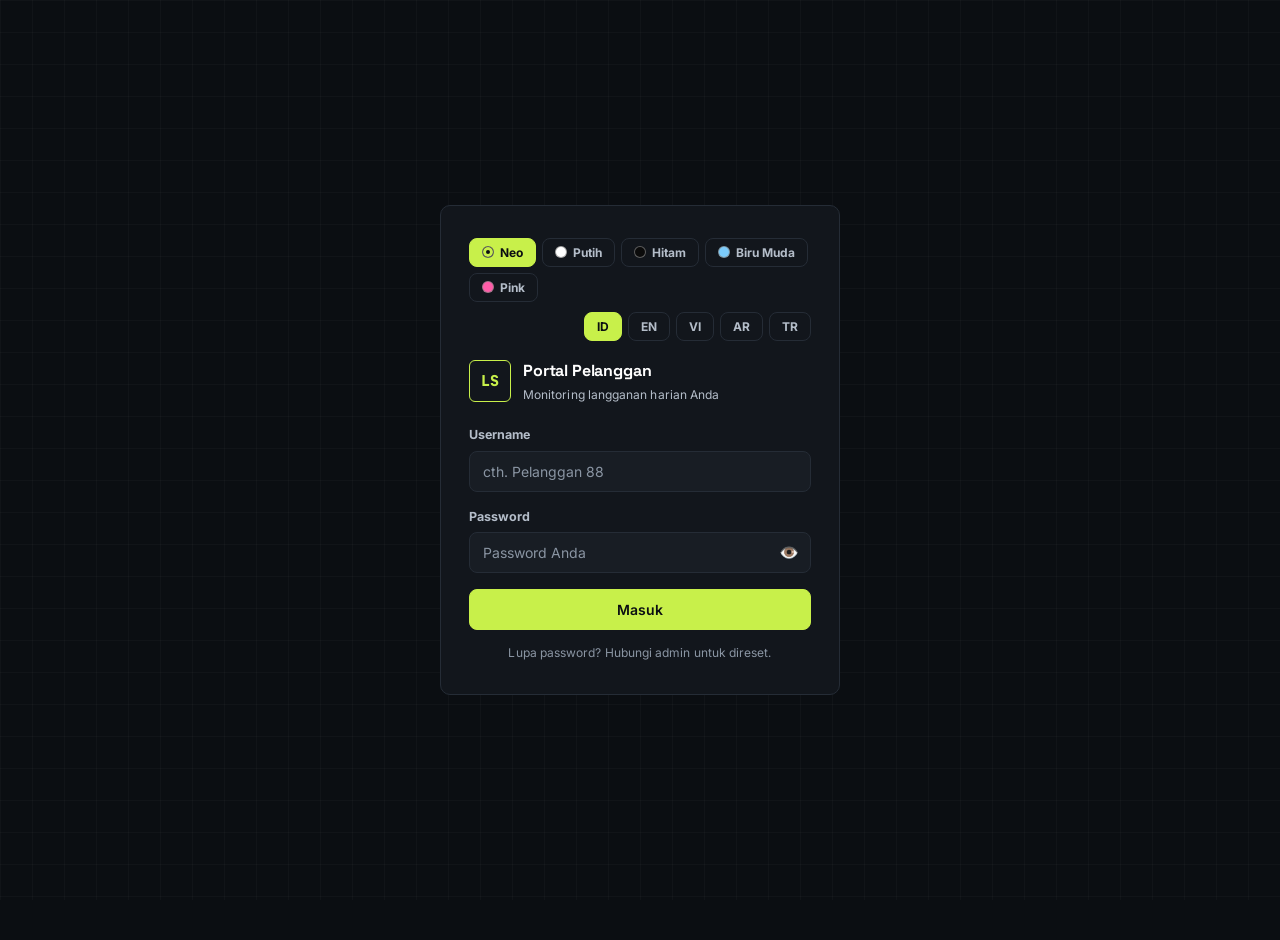
<file: pelanggan/index.html>
<!DOCTYPE html>
<html lang="id">
<head>
<meta charset="UTF-8">
<meta name="viewport" content="width=device-width, initial-scale=1.0, viewport-fit=cover">
<meta name="mobile-web-app-capable" content="yes">
<meta name="apple-mobile-web-app-capable" content="yes">
<meta name="apple-mobile-web-app-status-bar-style" content="default">
<meta name="theme-color" content="#0B0E12">
<title>Login Pelanggan — Portal Monitoring Langganan</title>
<link rel="stylesheet" href="style.css">
<link rel="stylesheet" href="themes.css">
<link rel="stylesheet" href="theme-dark.css">
<script src="theme-switch.js" data-key="pelanggan_theme"></script>
<link rel="stylesheet" href="tablet.css">
<link rel="stylesheet" href="neo.css">
</head>
<body>

<div class="auth-shell">
    <div class="auth-card">

        <div class="lang-switch" style="margin-bottom:18px;">
            <button type="button" data-lang="id">ID</button>
            <button type="button" data-lang="en">EN</button>
            <button type="button" data-lang="vi">VI</button>
            <button type="button" data-lang="ar">AR</button>
            <button type="button" data-lang="tr">TR</button>
        </div>

        <div class="auth-brand">
            <div class="mark">LS</div>
            <div>
                <h1 data-i18n="brand_title">Portal Pelanggan</h1>
                <span data-i18n="brand_sub">Monitoring langganan harian Anda</span>
            </div>
        </div>

        <div class="form-msg" id="loginMsg"></div>

        <div class="field">
            <label for="loginUsername" data-i18n="label_username">Username</label>
            <input type="text" id="loginUsername" data-i18n-placeholder="placeholder_username" placeholder="cth. Pelanggan 88" autocomplete="username">
        </div>
        <div class="field">
            <label for="loginPassword" data-i18n="label_password">Password</label>
            <div class="pw-wrap">
                <input type="password" id="loginPassword" data-i18n-placeholder="placeholder_password" placeholder="Password Anda" autocomplete="current-password">
                <button type="button" class="pw-toggle" onclick="togglePasswordField('loginPassword', this)">👁️</button>
            </div>
        </div>

        <button class="btn btn-primary" id="loginBtn" data-i18n="btn_login">Masuk</button>

        <div class="auth-links" style="margin-top:14px; font-size:12px; color:var(--text-muted);" data-i18n="forgot_note">
            Lupa password? Hubungi admin untuk direset.
        </div>
    </div>
</div>

<script src="vendor/supabase-2.118.0.js"></script>
<script src="config.js"></script>
<script src="js/i18n.js"></script>
<script src="js/lang-tr.js"></script>
<script src="js/lang-vi.js"></script>
<script src="js/lang-ar.js"></script>
<script src="js/common.js"></script>
<script src="js/auth.js"></script>
</body>
</html>
</file>
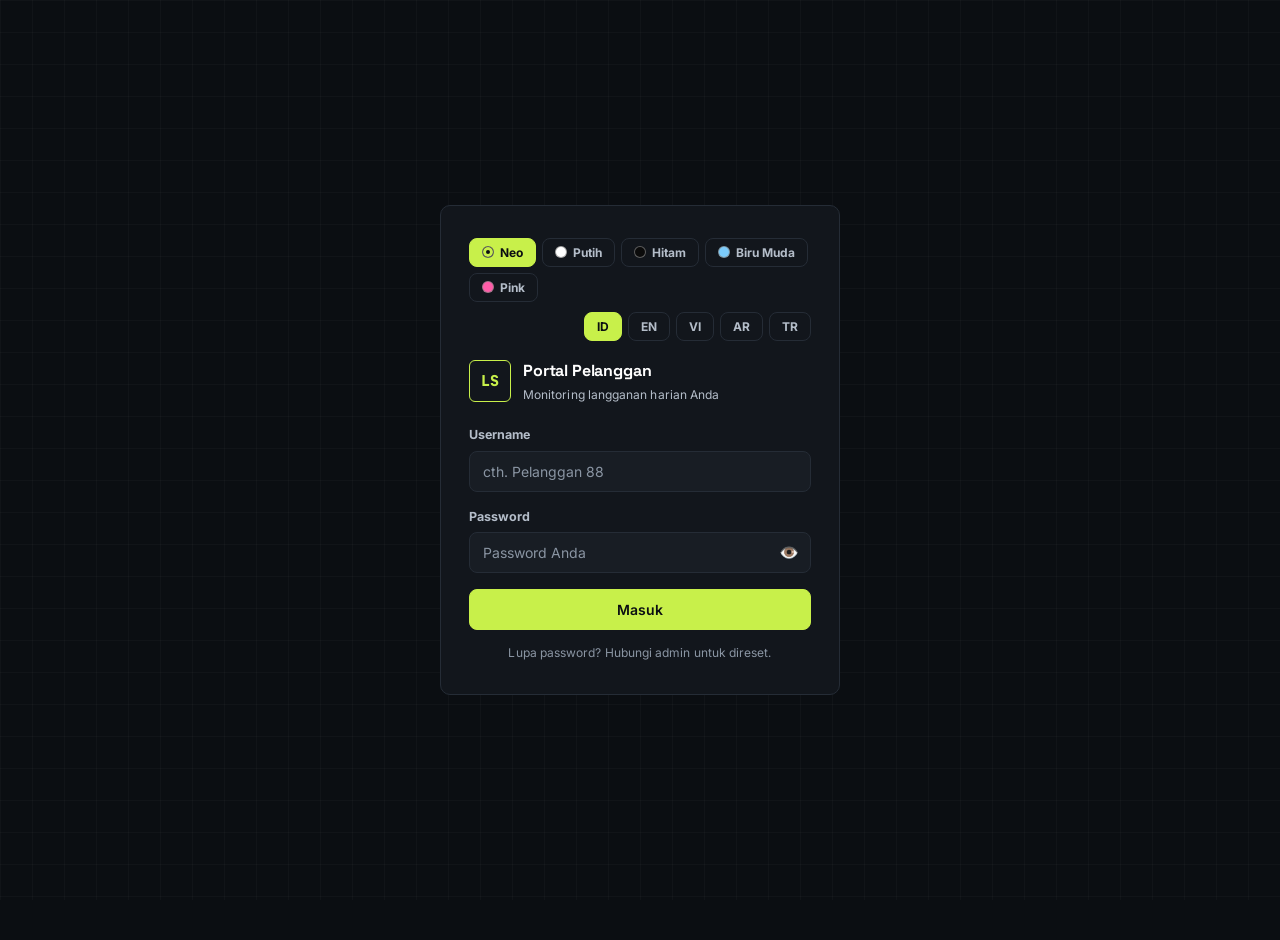
<file: pelanggan/dashboard.html>
<!DOCTYPE html>
<html lang="id">
<head>
<meta charset="UTF-8">
<meta name="viewport" content="width=device-width, initial-scale=1.0, viewport-fit=cover">
<meta name="mobile-web-app-capable" content="yes">
<meta name="apple-mobile-web-app-capable" content="yes">
<meta name="apple-mobile-web-app-status-bar-style" content="default">
<meta name="theme-color" content="#0B0E12">
<title>Dashboard Saya — Portal Monitoring Langganan</title>
<link rel="stylesheet" href="style.css">
<link rel="stylesheet" href="themes.css">
<link rel="stylesheet" href="theme-dark.css">
<link rel="stylesheet" href="compact.css">
<link rel="stylesheet" href="tablet.css">
<link rel="stylesheet" href="neo.css">
<script src="theme-switch.js" data-key="pelanggan_theme"></script>
</head>
<body>
<div id="rateBar"></div>

<div class="portal-shell">

    <div class="lang-switch" style="margin-bottom:12px; justify-content:flex-end;">
        <button type="button" data-lang="id">ID</button>
        <button type="button" data-lang="en">EN</button>
        <button type="button" data-lang="vi">VI</button>
        <button type="button" data-lang="ar">AR</button>
        <button type="button" data-lang="tr">TR</button>
    </div>

    <div class="portal-header">
        <div class="greet">
            <h1 id="greetTitle">Halo 👋</h1>
            <span data-i18n="greet_sub">Ringkasan langganan harian milik Anda</span>
        </div>
        <div class="actions">
            <button class="btn btn-primary contact-admin-btn" id="contactAdminBtn">📞 <span data-i18n="ct_btn">Hubungi Admin</span></button>
            <button class="btn btn-outline" id="gantiPwToggleBtn">🔒 <span data-i18n="btn_change_password">Ganti Password</span></button>
            <button class="btn btn-danger" id="logoutBtn" data-i18n="btn_logout">Keluar</button>
        </div>
    </div>

    <div class="panel" id="gantiPwPanel" style="display:none;">
        <div class="panel-title">🔒 <span data-i18n="change_password_title">Ganti Password</span></div>
        <div class="form-msg" id="gantiPwMsg"></div>
        <div class="field">
            <label for="pwLama" data-i18n="label_old_password">Password Lama</label>
            <div class="pw-wrap">
                <input type="password" id="pwLama" autocomplete="current-password">
                <button type="button" class="pw-toggle" onclick="togglePasswordField('pwLama', this)">👁️</button>
            </div>
        </div>
        <div class="field">
            <label for="pwBaru" data-i18n="label_new_password">Password Baru (minimal 8 karakter)</label>
            <div class="pw-wrap">
                <input type="password" id="pwBaru" autocomplete="new-password">
                <button type="button" class="pw-toggle" onclick="togglePasswordField('pwBaru', this)">👁️</button>
            </div>
        </div>
        <button class="btn btn-primary btn-block" id="simpanPwBtn" style="margin-top:6px;" data-i18n="btn_save_password">Simpan Password Baru</button>
    </div>

    <div id="annBox"></div>
    <div id="arcNotice"></div>

    <nav class="p-tabs" id="pTabs">
        <button type="button" class="active" data-ptab="home">🏠 <span data-i18n="tab_home">Beranda</span></button>
        <button type="button" data-ptab="bot">🤖 <span data-i18n="bo_tab">Bot Order</span> <span class="tab-badge" id="botTabBadge" style="display:none">0</span></button>
        <button type="button" data-ptab="catalog">🛍 <span data-i18n="cat_menu">Catalog</span></button>
        <button type="button" data-ptab="arsip">🗂️ <span data-i18n="tab_archive">Arsip Saya</span> <span class="tab-badge" id="arsipTabBadge" style="display:none">0</span></button>
        <button type="button" data-ptab="supply">📦 <span data-i18n="tab_supply">Supply & Stock</span></button>
        <button type="button" data-ptab="renew">🔄 <span data-i18n="rn_tab">Perpanjangan</span> <span class="tab-badge" id="rnTabBadge" style="display:none">0</span></button>
        <button type="button" data-ptab="grafik">📊 <span data-i18n="tab_chart">Grafik</span></button>
    </nav>

    <div class="p-tab" id="ptab-home">
    <div class="kpi-strip">
        <div class="kpi-chip"><span class="k-label" data-i18n="summary_active">Langganan Aktif</span><b id="sumJumlah">0</b></div>
        <div class="kpi-chip clickable limit" id="cardLimit" data-i18n-title="hint_click_filter" title="Klik untuk filter"><span class="k-label">✅ <span data-i18n="summary_limit_reached">Limit Tercapai</span></span><b id="sumLimit">0</b></div>
        <div class="kpi-chip clickable tomorrow" id="cardTomorrow" data-i18n-title="hint_click_filter" title="Klik untuk filter"><span class="k-label">⏰ <span data-i18n="summary_limit_tomorrow">Akan Limit Besok</span></span><b id="sumTomorrow">0</b></div>
        <div class="kpi-chip"><span class="k-label" data-i18n="kpi_all_orders">Total Pesanan</span><b id="kpiAll">0</b></div>
        <div class="kpi-chip"><span class="k-label" data-i18n="kpi_since">Mulai Memesan</span><b id="kpiSince" class="small">-</b></div>
        <div class="kpi-chip"><span class="k-label" data-i18n="kpi_archived">Pesanan Diarsipkan</span><b id="kpiArsip">0</b></div>
        <div class="kpi-chip"><span class="k-label" data-i18n="kpi_supply_orders">Order Supply</span><b id="kpiSupply">0</b></div>
    </div>

    <div id="coinBox"></div>
    <div id="priceList"></div>



    <div class="panel">
        <div class="panel-title">📋 <span data-i18n="detail_title">Detail Langganan Anda</span></div>
        <div class="order-new-row"><button type="button" class="btn btn-primary" data-new-order>➕ <span data-i18n="no_btn">Pesan Langganan Baru</span></button> <button type="button" class="btn btn-primary" data-bot-order>🤖 <span data-i18n="bo_btn">Pesan Bot Order</span></button> <button type="button" class="btn btn-primary" data-bulk-order>🧺 <span data-i18n="bk_btn">Pesan Bulk Order</span></button></div>

        <div class="tag-search">
            <input type="text" id="tagSearchInput" data-i18n-placeholder="search_placeholder" placeholder="Cari tagar langganan Anda..." autocomplete="off">
            <button type="button" class="btn btn-ghost" id="tagSearchClear" data-i18n-title="search_clear" title="Hapus pencarian" style="display:none;">✕</button>
        </div>
        <div class="search-result" id="tagSearchResult" style="display:none;"></div>

        <div class="list-toolbar">
        <div class="filter-tabs" id="filterTabs">
            <button type="button" data-f="all" class="on"><span data-i18n="filter_all">Semua</span> <i id="fcAll">0</i></button>
            <button type="button" data-f="limit">✅ <span data-i18n="filter_limit_tab">Sudah Limit</span> <i id="fcLimit">0</i></button>
            <button type="button" data-f="tomorrow">⏰ <span data-i18n="filter_tomorrow_tab">Akan Limit Besok</span> <i id="fcTomorrow">0</i></button>
            <button type="button" data-f="hold" id="fcHoldTab" style="display:none;">⏸ <span data-i18n="filter_hold_tab">Ditunda</span> <i id="fcHold">0</i></button>
            <button type="button" data-f="req" id="fcReqTab">📨 <span data-i18n="rq_tab">Request</span> <i id="fcReq">0</i></button>
        </div>
            <div class="view-switch" id="viewSwitch" role="group" aria-label="Tampilan">
                <button type="button" data-view="table" class="on" data-i18n-title="view_table" title="Tabel">▦ <span data-i18n="view_table">Tabel</span></button>
                <button type="button" data-view="box" data-i18n-title="view_box" title="Box">▭ <span data-i18n="view_box">Box</span></button>
            </div>
        </div>


        <div id="orderList"></div>

        <div class="state-block" id="loadingState">
            <div class="spinner"></div>
            <div data-i18n="loading_orders">Memuat data langganan...</div>
        </div>

        <div class="state-block" id="emptyState" style="display:none;">
            <div class="icon">🗒️</div>
            <div><b id="emptyTitle" data-i18n="empty_orders_title">Belum ada data langganan aktif</b></div>
            <div style="font-size:12.5px; margin-top:4px;" id="emptySub" data-i18n="empty_orders_sub">Hubungi admin jika Anda merasa ini keliru.</div>
        </div>
    </div>
    </div><!-- /ptab-home -->

    <div class="p-tab" id="ptab-grafik" style="display:none;">
    <div class="panel chart-fold" id="chartFold">
        <div class="fold-head" id="chartFoldBtn" aria-expanded="true">
            <span>📈 <span data-i18n="charts_title">Grafik Pesanan</span></span><span class="fold-caret">▾</span>
        </div>
        <div class="fold-body" id="chartFoldBody">
            <div class="panel">
                <div class="panel-title">📅 <span data-i18n="chart_monthly">Pesanan per Bulan</span></div>
                <div class="chart-box"><canvas id="cuChartBulan"></canvas></div>
            </div>
            <div class="chart-grid">
                <div class="panel"><div class="panel-title">🍩 <span data-i18n="chart_composition">Pesanan per Dashboard</span></div><div class="chart-box sm"><canvas id="cuChartDash"></canvas></div></div>
                <div class="panel"><div class="panel-title">📊 <span data-i18n="chart_status">Status Langganan Aktif</span></div><div class="chart-box sm"><canvas id="cuChartStatus"></canvas></div></div>
            </div>
        </div>
    </div>
    </div>

    <div class="p-tab" id="ptab-bot" style="display:none;">
        <div class="panel">
            <div class="panel-title">🤖 <span data-i18n="bo_list_title">Bot Order Saya</span></div>
            <div class="order-new-row"><button type="button" class="btn btn-primary" data-bot-order>🤖 <span data-i18n="bo_btn">Pesan Bot Order</span></button> <button type="button" class="btn btn-primary" data-bulk-order>🧺 <span data-i18n="bk_btn">Pesan Bulk Order</span></button></div>
            <div class="filter-tabs" id="botKind">
                <button type="button" data-bk="all" class="on"><span data-i18n="filter_all">Semua</span></button>
                <button type="button" data-bk="bot">🤖 <span data-i18n="bo_kind_bot">Bot</span></button>
                <button type="button" data-bk="bulk">🧺 <span data-i18n="bk_label">Bulk</span></button>
            </div>
            <div class="filter-tabs" id="botFilter">
                <button type="button" data-bf="aktif" class="on"><span data-i18n="bo_f_active">Aktif</span> <i>0</i></button>
                <button type="button" data-bf="arsip">🗂️ <span data-i18n="bo_f_archive">Arsip</span> <i>0</i></button>
                <button type="button" data-bf="all"><span data-i18n="filter_all">Semua</span> <i>0</i></button>
            </div>
            <div id="botOrderList"></div>
            <div class="state-block" id="botEmpty" style="display:none;"><div class="icon">🤖</div><div data-i18n="bo_list_empty">Belum ada bot order.</div></div>
        </div>
    </div>

    <div class="p-tab" id="ptab-catalog" style="display:none;">
        <div class="panel">
            <div class="panel-title">🛍 <span data-i18n="cat_menu">Catalog</span></div>
            <div class="muted" data-i18n="cat_menu_sub" style="font-size:12.5px;color:var(--text-secondary);margin-bottom:14px;"></div>
            <div id="catAccordion"></div>
        </div>
        <div id="catMyOrders"></div>
    </div>

    <div class="p-tab" id="ptab-supply" style="display:none;">
        <div id="supStokWrap">
        <div class="panel">
            <div class="panel-title">📦 <span data-i18n="supply_title">Supply & Stock</span></div>
            <div class="muted" data-i18n="supply_sub" style="font-size:12.5px;color:var(--text-secondary);margin-bottom:14px;"></div>
            <div id="supplyChat"></div>
            <div id="supplyList"></div>
            <div class="state-block" id="supplyEmpty" style="display:none;"><div class="icon">📦</div><div data-i18n="supply_empty">Belum ada stok yang ditampilkan.</div></div>
        </div>
        <div class="panel">
            <div class="panel-title">🧾 <span data-i18n="supply_my_orders">Pesanan Supply Saya</span></div>
            <div class="table-scroll"><table class="mini-table" id="supplyOrdersTable"><thead><tr>
                <th data-i18n="col_date">Tanggal</th><th data-i18n="col_item">Barang</th><th data-i18n="col_qty">Jumlah</th><th data-i18n="col_status">Status</th><th></th></tr></thead>
                <tbody id="supplyOrdersBody"></tbody></table></div>
            <div class="state-block" id="supplyOrdersEmpty" style="display:none;"><div data-i18n="supply_no_orders">Belum ada pesanan supply.</div></div>
        </div>
            </div>
    </div>

    <div class="p-tab" id="ptab-renew" style="display:none;">
        <div class="panel">
            <div class="panel-title">🔄 <span data-i18n="rn_list_title">Permintaan Perpanjangan Saya</span></div>
            <div class="order-new-row"><button type="button" class="btn btn-primary" data-new-order>➕ <span data-i18n="no_btn">Pesan Langganan Baru</span></button> <button type="button" class="btn btn-primary" data-bot-order>🤖 <span data-i18n="bo_btn">Pesan Bot Order</span></button> <button type="button" class="btn btn-primary" data-bulk-order>🧺 <span data-i18n="bk_btn">Pesan Bulk Order</span></button></div>
            <div class="rn-banner" id="rnBanner" style="display:none;"></div>
            <div id="rnList"></div>
            <div class="state-block" id="rnEmpty" style="display:none;"><div class="icon">🔄</div><div><b data-i18n="rn_list_empty">Belum ada permintaan perpanjangan.</b></div><div style="font-size:12.5px;margin-top:4px;" data-i18n="rn_list_empty_sub"></div></div>
        </div>
    </div>

    <div class="p-tab" id="ptab-arsip" style="display:none;">
        <div class="panel">
            <div class="panel-title">🗂️ <span data-i18n="archive_title">Arsip Pesanan Saya</span></div>
            <div data-i18n="archive_sub" style="font-size:12.5px;color:var(--text-secondary);margin-bottom:14px;"></div>
            <div class="table-scroll"><table class="mini-table"><thead><tr>
                <th>#</th><th data-i18n="col_tagar">Tagar</th><th data-i18n="col_dashboard">Dashboard</th><th data-i18n="col_progress">Progres</th><th data-i18n="archive_archived_on">Diarsipkan</th><th></th></tr></thead>
                <tbody id="arsipBody"></tbody></table></div>
            <div class="state-block" id="arsipEmpty" style="display:none;"><div class="icon">🗂️</div><div data-i18n="archive_empty">Belum ada arsip pesanan.</div></div>
        </div>
    </div>

</div>

<div class="modal-overlay" id="modalOverlay">
    <div class="modal-box" id="modalBox"></div>
</div>

<script src="vendor/supabase-2.118.0.js"></script>
<script src="vendor/chart-4.4.1.umd.js"></script>
<script src="config.js"></script>
<script src="js/i18n.js"></script>
<script src="js/lang-tr.js"></script>
<script src="js/lang-vi.js"></script>
<script src="js/lang-ar.js"></script>
<script src="js/common.js"></script>
<script src="js/dashboard.js"></script>
<script src="js/portal-extra.js"></script>
<script src="js/contact.js"></script>
<script src="js/price.js"></script>
<script src="js/payment.js"></script>
<script src="js/coin.js"></script>
<script src="js/bot-order.js"></script>
<script src="js/bulk-order.js"></script>
<script src="js/order-request.js"></script>
<script src="js/autorefresh.js"></script>
<script src="js/renewal.js"></script>
<script src="js/new-order.js"></script>
<script src="js/catalog.js"></script>
<script src="js/admin-view.js"></script>
</body>
</html>
</file>
<file: style.css>
/* =========================================================
   LENSTORE MANAGEMENT DASHBOARD — Design System v2
   "Aurora" — modern, elegant, profesional
   ========================================================= */

@import url('https://fonts.googleapis.com/css2?family=Sora:wght@600;700;800&family=Inter:wght@400;500;600;700;800&display=swap');

:root{
    /* Surfaces */
    --bg: #F3F4FB;
    --surface: #FFFFFF;
    --surface-alt: #F4F5FB;
    --surface-alt-2: #ECEEF9;
    --border: #E7E9F5;
    --border-strong: #D7DAEE;

    /* Text */
    --text-primary: #12131F;
    --text-secondary: #5D6079;
    --text-muted: #999CB5;

    /* Brand (indigo -> violet) */
    --primary: #4F46E5;
    --primary-2: #7C3AED;
    --primary-dark: #3E35C7;
    --primary-soft: #EEEDFD;

    /* Status */
    --success: #059669;
    --success-2: #10B981;
    --success-soft: #E1F7EE;

    --warning: #D97706;
    --warning-2: #F59E0B;
    --warning-soft: #FEF1DC;

    --danger: #E11D48;
    --danger-2: #F43F5E;
    --danger-soft: #FDE7EC;

    --archive: #9333EA;
    --archive-2: #C026D3;
    --archive-soft: #F5E9FE;

    /* Elevation */
    --shadow-xs: 0 1px 2px rgba(18,19,31,0.05);
    --shadow-sm: 0 2px 8px rgba(18,19,31,0.05);
    --shadow-md: 0 8px 24px rgba(30,26,80,0.08);
    --shadow-lg: 0 20px 48px rgba(30,26,80,0.16);
    --shadow-glow-primary: 0 10px 24px rgba(79,70,229,0.28);
    --shadow-glow-archive: 0 10px 24px rgba(147,51,234,0.26);
    --shadow-glow-danger: 0 10px 24px rgba(225,29,72,0.22);
    --shadow-glow-success: 0 10px 24px rgba(5,150,105,0.22);

    --radius-sm: 9px;
    --radius-md: 14px;
    --radius-lg: 20px;
    --radius-xl: 26px;

    --font-display: 'Sora', 'Inter', sans-serif;
    --font-body: 'Inter', -apple-system, BlinkMacSystemFont, sans-serif;
}

*{ margin:0; padding:0; box-sizing:border-box; }

html{ -webkit-font-smoothing:antialiased; -moz-osx-font-smoothing:grayscale; scroll-behavior:smooth; }

::selection{ background:var(--primary); color:#fff; }

body{
    position:relative;
    background:var(--bg);
    font-family:var(--font-body);
    color:var(--text-primary);
    padding:28px 24px 60px;
    min-height:100vh;
    overflow-x:hidden;
    line-height:1.45;
}

/* Ambient decorative glow — purely visual, non-interactive */
body::before,
body::after{
    content:"";
    position:fixed;
    width:520px; height:520px;
    border-radius:50%;
    filter:blur(130px);
    z-index:-1;
    pointer-events:none;
}
body::before{
    background:var(--primary);
    opacity:.16;
    top:-220px; left:-180px;
}
body::after{
    background:var(--archive);
    opacity:.13;
    bottom:-220px; right:-180px;
}

h1,h2,h3,h4{
    font-family:var(--font-display);
    letter-spacing:-0.015em;
}

/* custom scrollbar */
::-webkit-scrollbar{ height:8px; width:8px; }
::-webkit-scrollbar-track{ background:transparent; }
::-webkit-scrollbar-thumb{ background:var(--border-strong); border-radius:99px; }
::-webkit-scrollbar-thumb:hover{ background:var(--text-muted); }

.app-shell{
    max-width:1280px;
    margin:0 auto;
}

/* ---------- Header ---------- */
header.app-header{
    position:sticky;
    top:16px;
    z-index:40;
    background:rgba(255,255,255,0.82);
    backdrop-filter:blur(14px) saturate(160%);
    -webkit-backdrop-filter:blur(14px) saturate(160%);
    border:1px solid rgba(255,255,255,0.6);
    border-radius:var(--radius-xl);
    box-shadow:var(--shadow-md);
    padding:16px 20px 16px 16px;
    margin-bottom:24px;
    display:flex;
    align-items:center;
    justify-content:space-between;
    gap:16px;
    flex-wrap:wrap;
}

.brand{
    display:flex;
    align-items:center;
    gap:13px;
}

.brand-mark{
    width:46px;
    height:46px;
    border-radius:14px;
    background:linear-gradient(135deg, var(--primary) 0%, var(--primary-2) 100%);
    display:flex;
    align-items:center;
    justify-content:center;
    color:#fff;
    font-weight:800;
    font-size:17px;
    font-family:var(--font-display);
    flex-shrink:0;
    box-shadow:var(--shadow-glow-primary);
    letter-spacing:0;
}

.brand-text h1{
    font-size:18.5px;
    font-weight:800;
    color:var(--text-primary);
    line-height:1.2;
}

.brand-text span{
    font-size:12.5px;
    color:var(--text-muted);
    font-weight:500;
}

/* ---------- Primary page nav (Aktif / Arsip) ---------- */
.page-nav{
    display:flex;
    gap:4px;
    background:var(--surface-alt-2);
    padding:5px;
    border-radius:14px;
    border:1px solid var(--border);
}

.page-nav button{
    border:none;
    background:transparent;
    padding:10px 18px;
    border-radius:10px;
    font-family:var(--font-display);
    font-weight:700;
    font-size:13.5px;
    color:var(--text-secondary);
    cursor:pointer;
    display:flex;
    align-items:center;
    gap:8px;
    transition:all .18s cubic-bezier(.4,0,.2,1);
}

.page-nav button .nav-icon{ font-size:15px; line-height:1; }
.page-nav button .nav-label{ white-space:nowrap; }

.page-nav button:hover{ color:var(--primary); }

.page-nav button.active{
    background:var(--surface);
    color:var(--primary);
    box-shadow:var(--shadow-sm);
}

.page-nav .badge-count{
    background:linear-gradient(135deg, var(--archive), var(--archive-2));
    color:#fff;
    font-size:11px;
    font-weight:800;
    padding:1.5px 8px;
    border-radius:999px;
    min-width:20px;
    text-align:center;
}

/* ---------- View container ---------- */
.view{ display:none; animation:fadeUp .25s ease; }
.view.active{ display:block; }

@keyframes fadeUp{
    from{ opacity:0; transform:translateY(6px); }
    to{ opacity:1; transform:translateY(0); }
}

/* ---------- Sub tabs (BEM/LEM/SEM) ---------- */
.dashboard-tabs{
    display:flex;
    gap:8px;
    margin-bottom:20px;
    flex-wrap:wrap;
}

.tab{
    border:1.5px solid var(--border);
    background:var(--surface);
    padding:9px 24px;
    border-radius:11px;
    cursor:pointer;
    font-weight:700;
    font-family:var(--font-display);
    font-size:13.5px;
    color:var(--text-secondary);
    transition:all .18s ease;
    position:relative;
}

.tab:hover{ border-color:var(--primary); color:var(--primary); transform:translateY(-1px); }

.tab.active{
    background:linear-gradient(135deg, var(--primary), var(--primary-2));
    border-color:transparent;
    color:white;
    box-shadow:var(--shadow-glow-primary);
}

/* ---------- Stat cards ---------- */
.stats{
    display:grid;
    grid-template-columns:repeat(4,1fr);
    gap:16px;
    margin-bottom:22px;
}

.stat-card{
    position:relative;
    overflow:hidden;
    background:var(--surface);
    border-radius:var(--radius-lg);
    box-shadow:var(--shadow-sm);
    border:1px solid var(--border);
    padding:20px 20px 18px;
    display:flex;
    flex-direction:column;
    gap:10px;
    transition:transform .18s ease, box-shadow .18s ease;
}

.stat-card:hover{ transform:translateY(-3px); box-shadow:var(--shadow-md); }
.stat-card-active{ outline:2.5px solid var(--primary); outline-offset:2px; }

.stat-card::before{
    content:"";
    position:absolute;
    top:0; left:0; right:0;
    height:4px;
    background:var(--border-strong);
}

.stat-card .stat-top{
    display:flex;
    align-items:flex-start;
    justify-content:space-between;
}

.stat-card h3{
    font-size:12px;
    color:var(--text-secondary);
    font-weight:700;
    text-transform:uppercase;
    letter-spacing:.04em;
}

.stat-card .stat-icon{
    width:34px; height:34px;
    border-radius:10px;
    display:flex; align-items:center; justify-content:center;
    font-size:16px;
    flex-shrink:0;
}

.stat-card span.value{
    font-size:30px;
    font-weight:800;
    font-family:var(--font-display);
    letter-spacing:-0.02em;
}

.stat-card.total::before{ background:linear-gradient(90deg, var(--primary), var(--primary-2)); }
.stat-card.total .stat-icon{ background:var(--primary-soft); color:var(--primary); }

.stat-card.proses::before{ background:linear-gradient(90deg, var(--warning), var(--warning-2)); }
.stat-card.proses .stat-icon{ background:var(--warning-soft); color:var(--warning); }

.stat-card.limit::before{ background:linear-gradient(90deg, var(--danger), var(--danger-2)); }
.stat-card.limit .stat-icon{ background:var(--danger-soft); color:var(--danger); }

.stat-card.selesai::before{ background:linear-gradient(90deg, var(--success), var(--success-2)); }
.stat-card.selesai .stat-icon{ background:var(--success-soft); color:var(--success); }

/* ---------- Panels (generic card container) ---------- */
.panel{
    background:var(--surface);
    border-radius:var(--radius-xl);
    box-shadow:var(--shadow-sm);
    border:1px solid var(--border);
    padding:24px;
    margin-bottom:22px;
}

.panel-title{
    font-size:15.5px;
    font-weight:800;
    font-family:var(--font-display);
    margin-bottom:18px;
    padding-bottom:14px;
    border-bottom:1px solid var(--border);
    display:flex;
    align-items:center;
    gap:9px;
    color:var(--text-primary);
}

/* ---------- Form ---------- */
.input-section .field-grid{
    display:grid;
    grid-template-columns:repeat(4,1fr);
    gap:14px;
    align-items:end;
}

.produk-field-grid{ grid-template-columns:2fr 1fr; }

.field{ display:flex; flex-direction:column; gap:7px; }

.field label{
    font-size:12px;
    font-weight:700;
    color:var(--text-secondary);
    letter-spacing:.01em;
}

.field input{
    padding:12px 14px;
    border:1.5px solid var(--border);
    border-radius:11px;
    font-size:14px;
    font-family:var(--font-body);
    background:var(--surface-alt);
    color:var(--text-primary);
    transition:border-color .15s ease, background .15s ease, box-shadow .15s ease;
    width:100%;
}

.field input:focus{
    outline:none;
    border-color:var(--primary);
    background:var(--surface);
    box-shadow:0 0 0 4px var(--primary-soft);
}

.field input::placeholder{ color:var(--text-muted); }

.field textarea{
    padding:12px 14px;
    border:1.5px solid var(--border);
    border-radius:11px;
    font-size:13.5px;
    font-family:var(--font-body);
    background:var(--surface-alt);
    color:var(--text-primary);
    transition:border-color .15s ease, background .15s ease, box-shadow .15s ease;
    width:100%;
    resize:vertical;
    min-height:80px;
    line-height:1.6;
}

.field textarea:focus{
    outline:none;
    border-color:var(--primary);
    background:var(--surface);
    box-shadow:0 0 0 4px var(--primary-soft);
}

.field textarea::placeholder{ color:var(--text-muted); }

.error-list-box{
    max-height:90px;
    overflow-y:auto;
    background:var(--danger-soft);
    color:var(--danger);
    border-radius:9px;
    padding:8px 10px;
    font-size:12px;
    line-height:1.6;
    font-family:var(--font-body);
    max-width:220px;
}

.decision-confirm-row{
    display:flex;
    align-items:flex-start;
    gap:10px;
    padding:12px 14px;
    background:var(--surface-alt);
    border:1.5px solid var(--border);
    border-radius:11px;
    cursor:pointer;
    font-size:13px;
    color:var(--text-secondary);
    margin-bottom:6px;
}

.decision-confirm-row input[type="checkbox"]{
    width:18px;
    height:18px;
    margin-top:1px;
    accent-color:var(--primary);
    flex-shrink:0;
    cursor:pointer;
}

.decision-confirm-row span{ line-height:1.5; }

.btn{
    border:none;
    border-radius:11px;
    padding:12px 22px;
    font-weight:700;
    font-family:var(--font-display);
    font-size:13.5px;
    cursor:pointer;
    display:inline-flex;
    align-items:center;
    justify-content:center;
    gap:7px;
    transition:transform .12s ease, box-shadow .18s ease, filter .15s ease;
    white-space:nowrap;
}

.btn:active{ transform:scale(.96); }
.btn:hover{ transform:translateY(-1px); filter:brightness(1.03); }

.btn-primary{ background:linear-gradient(135deg, var(--primary), var(--primary-2)); color:#fff; box-shadow:var(--shadow-glow-primary); }
.btn-success{ background:linear-gradient(135deg, var(--success), var(--success-2)); color:#fff; box-shadow:var(--shadow-glow-success); }
.btn-danger{ background:linear-gradient(135deg, var(--danger), var(--danger-2)); color:#fff; box-shadow:var(--shadow-glow-danger); }
.btn-archive{ background:linear-gradient(135deg, var(--archive), var(--archive-2)); color:#fff; box-shadow:var(--shadow-glow-archive); }
.btn-ghost{ background:var(--surface-alt-2); color:var(--text-secondary); }
.btn-ghost:hover{ background:var(--border); }
.btn-outline{ background:transparent; border:1.5px solid var(--border-strong); color:var(--text-secondary); }
.btn-outline:hover{ border-color:var(--primary); color:var(--primary); }

.btn-icon{
    width:38px; height:38px;
    padding:0;
    border-radius:10px;
    font-size:14px;
}

/* Tombol berteks panjang (mis. "Tentukan Keputusan") — biarkan teks
   turun baris di layar sempit alih-alih memaksa lebar tombol melebihi
   kontainer, supaya tidak pernah meluber ke luar layar. */
.btn-wrap{
    white-space:normal;
    text-align:center;
    line-height:1.3;
}

.btn:disabled{
    background:var(--surface-alt-2) !important;
    color:var(--text-muted) !important;
    cursor:not-allowed;
    box-shadow:none !important;
    transform:none !important;
    filter:none;
}

/* ---------- Search / filter bar ---------- */
.toolbar{
    display:flex;
    gap:12px;
    margin-bottom:18px;
    flex-wrap:wrap;
}

.search-wrap{
    position:relative;
    flex:1;
    min-width:220px;
}

.toolbar-actions{
    display:flex;
    gap:10px;
    flex-wrap:wrap;
}

.toolbar-actions .btn{ padding:12px 18px; font-size:13px; }

@media (max-width:640px){
    .toolbar-actions{ width:100%; }
    .toolbar-actions .btn{ flex:1; }
}

.search-wrap svg{
    position:absolute;
    left:14px; top:50%;
    transform:translateY(-50%);
    opacity:.5;
    color:var(--text-secondary);
    pointer-events:none;
}

.search-wrap input{
    width:100%;
    padding:12px 14px 12px 40px;
    border:1.5px solid var(--border);
    border-radius:11px;
    font-size:14px;
    background:var(--surface-alt);
    font-family:var(--font-body);
    color:var(--text-primary);
    transition:border-color .15s ease, background .15s ease, box-shadow .15s ease;
}

.search-wrap input:focus{
    outline:none;
    border-color:var(--primary);
    background:var(--surface);
    box-shadow:0 0 0 4px var(--primary-soft);
}

.filter-select{
    padding:12px 34px 12px 14px;
    border:1.5px solid var(--border);
    border-radius:11px;
    background:var(--surface-alt) url("data:image/svg+xml,%3Csvg xmlns='http://www.w3.org/2000/svg' width='14' height='14' viewBox='0 0 24 24' fill='none' stroke='%235D6079' stroke-width='2.4' stroke-linecap='round' stroke-linejoin='round'%3E%3Cpolyline points='6 9 12 15 18 9'%3E%3C/polyline%3E%3C/svg%3E") no-repeat right 12px center;
    background-size:13px;
    appearance:none;
    -webkit-appearance:none;
    font-family:var(--font-body);
    font-size:13.5px;
    font-weight:500;
    color:var(--text-secondary);
    cursor:pointer;
    min-width:160px;
    transition:border-color .15s ease;
}

.filter-select:focus{ outline:none; border-color:var(--primary); }
.filter-select:hover{ border-color:var(--border-strong); }

/* ---------- Table ---------- */
.table-wrap{
    overflow-x:auto;
    -webkit-overflow-scrolling:touch;
    border:1px solid var(--border);
    border-radius:var(--radius-md);
    scrollbar-width:thin;
    scrollbar-color:var(--border-strong) transparent;
}

.table-wrap::-webkit-scrollbar{ height:6px; }
.table-wrap::-webkit-scrollbar-track{ background:transparent; }
.table-wrap::-webkit-scrollbar-thumb{ background:var(--border-strong); border-radius:10px; }
.table-wrap::-webkit-scrollbar-thumb:hover{ background:var(--primary); }

table{
    width:100%;
    border-collapse:collapse;
}

thead th{
    background:var(--surface-alt);
    color:var(--text-secondary);
    font-size:11px;
    font-weight:700;
    text-transform:uppercase;
    letter-spacing:.04em;
    text-align:left;
    padding:13px 15px;
    border-bottom:1.5px solid var(--border);
    white-space:nowrap;
}

thead th:first-child{ border-top-left-radius:var(--radius-md); }
thead th:last-child{ border-top-right-radius:var(--radius-md); }

tbody td{
    padding:15px;
    border-bottom:1px solid var(--border);
    font-size:13.5px;
    vertical-align:middle;
    color:var(--text-primary);
}

tbody tr{ transition:background .12s ease; }
tbody tr:hover{ background:var(--surface-alt); }
tbody tr:last-child td{ border-bottom:none; }

.customer-order-num{
    display:inline-flex;
    align-items:center;
    justify-content:center;
    min-width:20px;
    height:20px;
    padding:0 5px;
    margin-right:8px;
    border-radius:6px;
    background:var(--primary-soft);
    color:var(--primary);
    font-size:11px;
    font-weight:800;
    font-family:var(--font-display);
    vertical-align:middle;
}
.customer-name{ vertical-align:middle; }

.copy-tag{
    cursor:pointer;
    color:var(--primary);
    font-weight:700;
    background:var(--primary-soft);
    padding:5px 11px;
    border-radius:999px;
    font-size:12.5px;
    white-space:nowrap;
    transition:filter .15s ease;
}

.copy-tag:hover{ filter:brightness(0.94); }

/* Progress */
.progress-cell{ min-width:140px; }
.progress-text{
    font-family:var(--font-display);
    font-weight:700;
    font-size:12.5px;
    margin-bottom:6px;
    color:var(--text-primary);
}
.progress-track{
    width:100%;
    height:8px;
    border-radius:999px;
    background:var(--surface-alt-2);
    overflow:hidden;
}
.progress-fill{
    height:100%;
    border-radius:999px;
    transition:width .35s cubic-bezier(.4,0,.2,1);
}
.progress-fill.ok{ background:linear-gradient(90deg, var(--primary), var(--primary-2)); }
.progress-fill.warn{ background:linear-gradient(90deg, var(--warning), var(--warning-2)); }
.progress-fill.done{ background:linear-gradient(90deg, var(--success), var(--success-2)); }

/* Status badge */
.badge{
    display:inline-flex;
    align-items:center;
    gap:5px;
    padding:5px 11px;
    border-radius:999px;
    font-size:11.5px;
    font-weight:700;
    white-space:nowrap;
    border:1px solid transparent;
}
.badge-proses{ background:var(--primary-soft); color:var(--primary-dark); }
.badge-warn{ background:var(--warning-soft); color:var(--warning); }
.badge-done{ background:var(--success-soft); color:var(--success); }
.badge-archived{ background:var(--archive-soft); color:var(--archive); }
.badge-danger{ background:var(--danger-soft); color:var(--danger); }

.actions-cell{ display:flex; gap:7px; flex-wrap:wrap; }

.keterangan-text{
    cursor:pointer;
    color:var(--text-secondary);
    font-size:12.5px;
}
.keterangan-text:hover{ text-decoration:underline; color:var(--primary); }

/* ---------- Empty / loading state ---------- */
.state-block{
    display:flex;
    flex-direction:column;
    align-items:center;
    justify-content:center;
    padding:64px 20px;
    text-align:center;
    color:var(--text-muted);
    gap:11px;
}

.state-block .state-icon{
    width:64px; height:64px;
    border-radius:50%;
    background:var(--surface-alt);
    display:flex; align-items:center; justify-content:center;
    font-size:28px;
    margin-bottom:4px;
}

.state-block .state-title{
    font-weight:800;
    font-family:var(--font-display);
    color:var(--text-primary);
    font-size:15px;
}

.state-block .state-sub{
    font-size:12.5px;
    max-width:340px;
    color:var(--text-secondary);
}

.spinner{
    width:24px; height:24px;
    border-radius:50%;
    border:3px solid var(--border);
    border-top-color:var(--primary);
    animation:spin .7s linear infinite;
}

@keyframes spin{ to{ transform:rotate(360deg); } }

/* ---------- Archive cards ---------- */
.archive-grid{
    display:grid;
    grid-template-columns:repeat(auto-fill, minmax(300px, 1fr));
    gap:16px;
}

.archive-card{
    position:relative;
    overflow:hidden;
    border:1px solid var(--border);
    border-radius:var(--radius-lg);
    padding:19px;
    display:flex;
    flex-direction:column;
    gap:13px;
    background:var(--surface);
    transition:box-shadow .18s ease, transform .18s ease;
}
.archive-card::before{
    content:"";
    position:absolute;
    top:0; left:0; right:0; height:4px;
    background:linear-gradient(90deg, var(--archive), var(--archive-2));
}
.archive-card:hover{ box-shadow:var(--shadow-md); transform:translateY(-2px); }

.archive-card-top{
    display:flex;
    justify-content:space-between;
    align-items:flex-start;
    gap:10px;
}

.archive-card-title{
    font-weight:800;
    font-family:var(--font-display);
    font-size:15px;
}

.archive-card-meta{
    display:flex;
    flex-wrap:wrap;
    gap:7px;
    font-size:12px;
    color:var(--text-secondary);
}

.chip{
    background:var(--surface-alt);
    border:1px solid var(--border);
    padding:4px 10px;
    border-radius:999px;
    font-weight:600;
    font-size:11.5px;
    color:var(--text-secondary);
}

.chip-info{ background:var(--primary-soft); color:var(--primary-dark); border-color:transparent; }
.chip-danger{ background:var(--danger-soft); color:var(--danger); border-color:transparent; }
.chip-success{ background:var(--success-soft); color:var(--success); border-color:transparent; }

.tagar-stats-row{
    display:flex;
    gap:8px;
    flex-wrap:wrap;
    margin-top:2px;
}

.tagar-stats-row .chip{ font-size:12.5px; padding:6px 12px; font-weight:700; }

/* ---------------- List Tagar Akun: Mode Cepat & Daftar ---------------- */
.tagwizard-tabs{
    display:flex;
    gap:6px;
    background:var(--surface-alt);
    border-radius:12px;
    padding:4px;
    margin-bottom:16px;
}
.tagwizard-tab{
    flex:1;
    padding:9px 10px;
    border:none;
    border-radius:9px;
    background:transparent;
    font-family:var(--font-body);
    font-size:13px;
    font-weight:700;
    color:var(--text-secondary);
    cursor:pointer;
    transition:background .15s ease, color .15s ease;
}
.tagwizard-tab.active{
    background:var(--surface);
    color:var(--primary);
    box-shadow:0 2px 8px rgba(30,26,80,0.08);
}
.tagwizard-progress-text{
    font-size:13px;
    font-weight:600;
    color:var(--text-secondary);
    margin-bottom:8px;
}

.tagar-directory-list{
    max-height:280px;
    overflow-y:auto;
    display:flex;
    flex-direction:column;
    gap:6px;
    margin-top:4px;
}
.tagar-directory-row{
    display:flex;
    align-items:center;
    gap:10px;
    padding:9px 12px;
    border:1.5px solid var(--border);
    border-radius:10px;
    background:var(--surface-alt);
}
.tagar-directory-num{
    font-size:11.5px;
    font-weight:800;
    color:var(--primary);
    background:var(--primary-soft);
    padding:3px 8px;
    border-radius:999px;
    flex-shrink:0;
}
.tagar-directory-text{
    flex:1;
    font-size:13.5px;
    color:var(--text-primary);
    word-break:break-all;
}
.tagar-directory-input{
    flex:1;
    padding:7px 10px;
    border:1.5px solid var(--primary);
    border-radius:8px;
    font-size:13.5px;
    font-family:var(--font-body);
    background:var(--surface);
    color:var(--text-primary);
}
.tagar-directory-actions{
    display:flex;
    gap:4px;
    flex-shrink:0;
}
.tagar-directory-row-highlight{
    outline:2.5px solid var(--warning);
    background:var(--warning-soft) !important;
    transition:background .2s ease;
}

.archive-card-dates{
    font-size:11.5px;
    color:var(--text-muted);
    display:flex;
    flex-direction:column;
    gap:3px;
    background:var(--surface-alt);
    border-radius:10px;
    padding:9px 11px;
}

.archive-card-actions{
    display:flex;
    gap:8px;
    margin-top:auto;
}

.archive-card-actions .btn{ flex:1; min-width:0; padding:10px 12px; font-size:12.5px; }

/* ---------- Halaman Tagar (input massal + auto-bagi tabel) ---------- */
.tagar-input-hint{
    font-size:12.5px;
    color:var(--text-secondary);
    margin-top:-8px;
    margin-bottom:14px;
    line-height:1.55;
}

.tagar-result-header{
    display:flex;
    align-items:center;
    justify-content:space-between;
    gap:12px;
    flex-wrap:wrap;
    margin-bottom:14px;
}

.tagar-duplicate-panel{
    background:var(--danger-soft);
    border:1.5px solid rgba(225,29,72,0.25);
    border-radius:var(--radius-md);
    padding:14px 16px;
    margin-bottom:18px;
}

.tagar-duplicate-panel .tdp-title{
    font-weight:800;
    font-family:var(--font-display);
    color:var(--danger);
    font-size:13.5px;
    margin-bottom:8px;
    display:flex;
    align-items:center;
    gap:7px;
}

.tagar-duplicate-list{
    display:flex;
    flex-direction:column;
    gap:5px;
    max-height:220px;
    overflow-y:auto;
}

.tagar-duplicate-item{
    display:flex;
    justify-content:space-between;
    align-items:center;
    gap:10px;
    background:var(--surface);
    border-radius:8px;
    padding:7px 11px;
    font-size:12.5px;
}

.tagar-duplicate-item .tdi-name{
    font-weight:700;
    color:var(--text-primary);
    word-break:break-word;
}

.tagar-duplicate-item .tdi-meta{
    color:var(--danger);
    font-weight:700;
    font-size:11.5px;
    white-space:nowrap;
}

.tagar-clean-panel{
    background:var(--success-soft);
    border:1.5px solid rgba(5,150,105,0.22);
    border-radius:var(--radius-md);
    padding:13px 16px;
    margin-bottom:18px;
    color:var(--success);
    font-weight:700;
    font-size:13px;
    display:flex;
    align-items:center;
    gap:8px;
}

.tagar-groups-grid{
    display:grid;
    grid-template-columns:repeat(auto-fill, minmax(280px, 1fr));
    gap:14px;
}

.tagar-group-card{
    border:1px solid var(--border);
    border-radius:var(--radius-md);
    background:var(--surface);
    padding:16px;
    display:flex;
    flex-direction:column;
    gap:10px;
}

.tagar-group-card .tgc-head{
    display:flex;
    align-items:center;
    justify-content:space-between;
    gap:8px;
}

.tagar-group-card .tgc-title{
    font-family:var(--font-display);
    font-weight:800;
    font-size:14px;
    color:var(--text-primary);
}

.tagar-group-box{
    max-height:220px;
    overflow-y:auto;
    background:var(--surface-alt);
    border:1px solid var(--border);
    border-radius:9px;
    padding:10px 12px;
    font-size:12.5px;
    line-height:1.8;
    color:var(--text-secondary);
    font-family:'JetBrains Mono', ui-monospace, var(--font-body);
}

.tagar-group-box .tg-line{
    display:flex;
    gap:8px;
}
.tagar-group-box .tg-line .tg-idx{
    color:var(--text-muted);
    min-width:34px;
    text-align:right;
    flex-shrink:0;
}
.tagar-group-box .tg-line .tg-idx.is-dup{ color:var(--danger); font-weight:700; }

.tagar-history-item{
    border:1px solid var(--border);
    border-radius:var(--radius-md);
    background:var(--surface);
    padding:14px 16px;
    margin-bottom:10px;
}

.tagar-history-head{
    display:flex;
    align-items:center;
    justify-content:space-between;
    gap:10px;
    flex-wrap:wrap;
    cursor:pointer;
}

.tagar-history-head .thh-info{ display:flex; flex-direction:column; gap:3px; }
.tagar-history-head .thh-date{ font-size:11.5px; color:var(--text-muted); }
.tagar-history-head .thh-summary{ font-size:13px; font-weight:700; color:var(--text-primary); font-family:var(--font-display); }

.tagar-history-body{ display:none; margin-top:14px; }
.tagar-history-body.open{ display:block; }

/* ---------- Modal ---------- */
.modal-overlay{
    position:fixed;
    inset:0;
    background:rgba(15,16,32,0.55);
    display:none;
    align-items:center;
    justify-content:center;
    padding:20px;
    z-index:1000;
    backdrop-filter:blur(4px);
    -webkit-backdrop-filter:blur(4px);
}
.modal-overlay.show{ display:flex; }

.modal-box{
    background:var(--surface);
    border-radius:var(--radius-xl);
    box-shadow:var(--shadow-lg);
    width:100%;
    max-width:430px;
    padding:28px;
    animation:modalIn .2s cubic-bezier(.4,0,.2,1);
    border:1px solid var(--border);
}

@keyframes modalIn{
    from{ opacity:0; transform:translateY(10px) scale(.97); }
    to{ opacity:1; transform:translateY(0) scale(1); }
}

.modal-icon{
    width:50px; height:50px;
    border-radius:14px;
    display:flex; align-items:center; justify-content:center;
    font-size:21px;
    margin-bottom:16px;
}
.modal-icon.danger{ background:var(--danger-soft); color:var(--danger); }
.modal-icon.archive{ background:var(--archive-soft); color:var(--archive); }
.modal-icon.info{ background:var(--primary-soft); color:var(--primary); }
.modal-icon.success{ background:var(--success-soft); color:var(--success); }

.modal-title{ font-size:17px; font-weight:800; font-family:var(--font-display); margin-bottom:9px; }
.modal-body{ font-size:13.5px; color:var(--text-secondary); line-height:1.6; margin-bottom:22px; }
.modal-body b{ color:var(--text-primary); }

.modal-form .field{ margin-bottom:13px; }

.modal-actions{
    display:flex;
    gap:10px;
    justify-content:flex-end;
    flex-wrap:wrap;
}
.modal-actions .btn{ flex:1; min-width:0; }

/* ---------- Toast ---------- */
#toastStack{
    position:fixed;
    bottom:22px; right:22px;
    display:flex;
    flex-direction:column;
    gap:10px;
    z-index:1200;
}

.toast{
    background:var(--text-primary);
    color:#fff;
    padding:13px 18px;
    border-radius:12px;
    font-size:13px;
    font-weight:600;
    box-shadow:var(--shadow-lg);
    display:flex;
    align-items:center;
    gap:9px;
    animation:toastIn .25s cubic-bezier(.4,0,.2,1);
    max-width:320px;
}
.toast.success{ background:linear-gradient(135deg, var(--success), var(--success-2)); }
.toast.danger{ background:linear-gradient(135deg, var(--danger), var(--danger-2)); }
.toast.archive{ background:linear-gradient(135deg, var(--archive), var(--archive-2)); }

@keyframes toastIn{
    from{ opacity:0; transform:translateX(16px); }
    to{ opacity:1; transform:translateX(0); }
}

/* ---------- Focus visibility (accessibility) ---------- */
button:focus-visible,
input:focus-visible,
select:focus-visible{
    outline:2.5px solid var(--primary);
    outline-offset:2px;
}

/* ---------- Responsive ---------- */
@media (max-width: 1080px){
    .stats{ grid-template-columns:repeat(4,1fr); gap:12px; }
}

@media (max-width: 900px){
    .stats{ grid-template-columns:repeat(2,1fr); }
    .input-section .field-grid{ grid-template-columns:repeat(2,1fr); }
    body{ padding:20px 16px 48px; }
    header.app-header{ position:static; }

    .page-nav{
        flex-wrap:nowrap;
        overflow-x:auto;
        -webkit-overflow-scrolling:touch;
        scrollbar-width:none;
        -ms-overflow-style:none;
        min-width:0;
        width:100%;
    }
    .page-nav::-webkit-scrollbar{ display:none; }
    .page-nav button{ flex:0 0 auto; }
}

@media (max-width: 640px){
    body{ padding:14px 12px 40px; }
    .stats{ grid-template-columns:1fr 1fr; gap:10px; }
    .stat-card{ padding:16px 16px 14px; }
    .stat-card span.value{ font-size:24px; }
    .input-section .field-grid{ grid-template-columns:1fr; }
    .panel{ padding:18px; border-radius:var(--radius-lg); }
    header.app-header{ flex-direction:column; align-items:stretch; padding:14px; border-radius:var(--radius-lg); }

    /* Menu (Dashboard Aktif -> Tagar) jadi area scroll horizontal
       tersendiri: hanya menu ini yang bisa digeser ke samping, bukan
       seluruh halaman. Tombol tetap ukuran wajar (tidak dipepetkan),
       yang tidak muat cukup digeser masuk, bukan disembunyikan permanen. */
    .page-nav{
        justify-content:flex-start;
        flex-wrap:nowrap;
        overflow-x:auto;
        -webkit-overflow-scrolling:touch;
        scrollbar-width:none;
        -ms-overflow-style:none;
        scroll-snap-type:x proximity;
        min-width:0;
        width:100%;
        -webkit-mask-image:linear-gradient(to right, #000 92%, transparent 100%);
        mask-image:linear-gradient(to right, #000 92%, transparent 100%);
    }
    .page-nav::-webkit-scrollbar{ display:none; }
    .page-nav button{
        flex:0 0 auto;
        justify-content:center;
        scroll-snap-align:start;
    }
    .page-nav button .nav-label{ display:inline; }
    .dashboard-tabs{ gap:6px; }
    .tab{ flex:1; text-align:center; padding:9px 10px; }
    .toolbar{ flex-direction:column; }
    .filter-select{ width:100%; }

    /* table -> stacked cards on mobile */
    .table-wrap{ border:none; }
    table thead{ display:none; }
    table, tbody, tr, td{ display:block; width:100%; }
    tbody tr{
        display:flex;
        flex-direction:column;
        margin-bottom:14px;
        background:var(--surface);
        border:1px solid var(--border);
        border-left:3px solid var(--primary);
        border-radius:var(--radius-md);
        padding:6px 4px;
        box-shadow:var(--shadow-xs);
    }
    tbody tr:hover{ background:var(--surface); }
    tbody td{
        display:flex;
        justify-content:space-between;
        align-items:center;
        gap:10px;
        border-bottom:1px dashed var(--border);
        text-align:right;
        padding:11px 14px;
    }
    tbody td:last-child{ border-bottom:none; }
    tbody td::before{
        content:attr(data-label);
        font-weight:700;
        color:var(--text-secondary);
        font-size:11px;
        text-align:left;
        text-transform:uppercase;
        letter-spacing:.03em;
        flex-shrink:0;
    }

    /* prioritas informasi (tabel dashboard): nama & status paling atas, No disembunyikan */
    #dashboardTable tbody td:nth-child(1){ display:none; }
    #dashboardTable tbody td:nth-child(2){ order:1; font-weight:700; font-family:var(--font-display); font-size:14.5px; justify-content:flex-start; }
    #dashboardTable tbody td:nth-child(2)::before{ display:none; }
    #dashboardTable tbody td:nth-child(6){ order:2; }
    #dashboardTable tbody td:nth-child(5){ order:3; flex-direction:column; align-items:flex-start; text-align:left; }
    #dashboardTable tbody td:nth-child(5) .progress-text{ align-self:flex-start; }
    #dashboardTable tbody td:nth-child(5) .progress-track{ width:100%; }
    #dashboardTable tbody td:nth-child(3){ order:4; }
    #dashboardTable tbody td:nth-child(4){ order:5; }
    #dashboardTable tbody td:nth-child(7){ order:6; }
    #dashboardTable tbody td:nth-child(7) .actions-cell{ justify-content:flex-end; width:100%; }
    #dashboardTable tbody td:nth-child(8){ order:7; text-align:left; flex-direction:column; align-items:flex-start; gap:4px; }
    #dashboardTable tbody td:nth-child(8)::before{ margin-bottom:2px; }

    .customer-order-num{
        min-width:22px;
        height:22px;
        padding:0 6px;
        margin-right:9px;
        border-radius:7px;
        font-size:12px;
        background:linear-gradient(135deg, var(--primary), var(--primary-2));
        color:#fff;
        box-shadow:0 2px 6px rgba(79,70,229,0.35);
    }

    /* prioritas informasi (tabel produk): nama & keterangan paling atas, No disembunyikan */
    #produkTable tbody td:nth-child(1){ display:none; }
    #produkTable tbody td:nth-child(2){ order:1; font-weight:700; font-family:var(--font-display); font-size:14.5px; justify-content:flex-start; }
    #produkTable tbody td:nth-child(2)::before{ display:none; }
    #produkTable tbody td:nth-child(5){ order:2; }
    #produkTable tbody td:nth-child(3){ order:3; flex-direction:column; align-items:flex-start; text-align:left; }
    #produkTable tbody td:nth-child(3) .progress-text{ align-self:flex-start; }
    #produkTable tbody td:nth-child(3) .progress-track{ width:100%; }
    #produkTable tbody td:nth-child(4){ order:4; flex-direction:column; align-items:flex-start; text-align:left; }
    #produkTable tbody td:nth-child(4) .error-list-box{ width:100%; }
    #produkTable tbody td:nth-child(6){ order:5; text-align:left; flex-direction:column; align-items:flex-start; gap:6px; }
    #produkTable tbody td:nth-child(6) .actions-cell{ justify-content:flex-start; width:100%; flex-wrap:wrap; }

    .archive-grid{ grid-template-columns:1fr; }
    .modal-box{ padding:22px; }

    /* Amankan dari overflow horizontal: tombol modal & kartu arsip
       ditumpuk penuh-lebar, bukan dipaksa sejajar dalam ruang sempit */
    .modal-actions{ flex-direction:column; }
    .modal-actions .btn{ width:100%; }
    .archive-card-actions{ flex-direction:column; }
    .archive-card-actions .btn{ width:100%; }

    /* Pill tagar & badge status: biarkan melipat kalau isinya panjang,
       jangan sampai mendorong kartu keluar lebar layar */
    .copy-tag, .badge{ white-space:normal; word-break:break-word; }

    .search-wrap{ min-width:0; }
}

@media (prefers-reduced-motion: reduce){
    *{ animation-duration:0.001ms !important; transition-duration:0.001ms !important; }
}


/* ---------- Menu Modal ---------- */
.md-tools{ display:flex; gap:12px; align-items:center; flex-wrap:wrap; margin:12px 0; }
.md-tools input[type=search]{ flex:1; min-width:180px; }
.md-chk{ display:flex; gap:6px; align-items:center; font-size:13px; white-space:nowrap; }
.md-table .num{ text-align:right; white-space:nowrap; font-variant-numeric:tabular-nums; }
.md-table .md-in{ width:130px; text-align:right; }
.md-grow td{ font-weight:800; font-size:12.5px; background:var(--surface-alt, rgba(127,127,127,.08)); }
@media (max-width:640px){ .md-table .md-in{ width:100%; } }


/* ---------- Price: panel bisa di-minimize ---------- */
.pr-foldbar{ display:flex; gap:8px; align-items:center; flex-wrap:wrap; margin-bottom:10px; font-size:12.5px; color:var(--text-secondary); }
.pr-foldbar span{ flex:1; min-width:140px; }
.pr-fold-title{ cursor:pointer; user-select:none; display:flex; align-items:center; gap:8px; }
.pr-chev{ display:inline-block; transition:transform .15s; font-size:14px; opacity:.7; }
.pr-folded .pr-chev{ transform:rotate(-90deg); }
.pr-folded > *:not(.panel-title){ display:none !important; }
.pr-folded .panel-title{ margin-bottom:0; }
.pr-table input[type=number]{ width:100%; min-width:90px; }

.bo-bulk-part{ margin-top:10px; padding-top:8px; border-top:1px dashed var(--border); }

/* ---------- Notifikasi pesanan harian: kirim hari ini (merah bercahaya) / besok (biru) ---------- */
@keyframes kirimGlow{ 0%,100%{ box-shadow:0 0 4px 1px rgba(239,68,68,.55), 0 0 10px 2px rgba(239,68,68,.35); } 50%{ box-shadow:0 0 10px 3px rgba(255,59,59,.95), 0 0 24px 7px rgba(239,68,68,.6); } }
.tab-badge.kirim-now, .badge-count.kirim-now{ background:#ef4444 !important; color:#fff !important; animation:kirimGlow 1.1s ease-in-out infinite !important; }
.tab-badge.kirim-later, .badge-count.kirim-later{ background:#2563eb !important; color:#fff !important; animation:none !important; box-shadow:none; }
.tab.active .tab-badge.kirim-now{ background:#ef4444 !important; color:#fff !important; animation:kirimGlow 1.1s ease-in-out infinite !important; }
.tab.active .tab-badge.kirim-later{ background:#2563eb !important; color:#fff !important; }
.rn-req.kirim-now{ border-left-color:#ef4444 !important; border-color:rgba(239,68,68,.6); animation:kirimGlow 1.4s ease-in-out infinite; }
.rn-req.kirim-later{ border-left-color:#2563eb !important; }
.rn-kirim{ display:inline-block; padding:2px 9px; border-radius:99px; font-size:11.5px; font-weight:800; color:#fff; }
.rn-kirim.now{ background:#ef4444; animation:kirimGlow 1.1s ease-in-out infinite; }
.rn-kirim.later{ background:#2563eb; }
@media (prefers-reduced-motion:reduce){ .tab-badge.kirim-now, .badge-count.kirim-now, .rn-req.kirim-now, .rn-kirim.now{ animation:none !important; } }

/* ---------- List-Farm: Mode Edit ---------- */
tr.pe-dirty td{ background:rgba(255,193,7,.12); }
tr.pe-bulk .ie-input{ width:100%; }
.pe-editinfo{ align-self:center; margin:0 !important; }

.sp-contact a{ color:var(--primary, #2563eb); font-weight:700; }
.sp-note{ white-space:pre-wrap; max-width:260px; }


/* ---------- Tunda (hold) langganan ---------- */
.hold-tabs{ display:flex; gap:8px; margin:4px 0 10px; }
.hold-tabs button{ padding:8px 16px; border:1px solid var(--border); border-radius:99px; background:var(--surface); color:inherit; font-weight:700; cursor:pointer; }
.hold-tabs button.on{ background:var(--primary, #2563eb); color:#fff; border-color:transparent; }
.hold-tabs i{ font-style:normal; opacity:.85; margin-left:4px; }
.hold-bar{ display:flex; gap:10px; align-items:center; flex-wrap:wrap; margin-bottom:10px; padding:8px 12px; border:1px dashed var(--border); border-radius:12px; font-size:13px; }
.hold-bar.has-sel{ border-style:solid; background:rgba(37,99,235,.07); }
.hold-all{ display:flex; gap:6px; align-items:center; cursor:pointer; }
.hold-info{ flex:1; min-width:70px; opacity:.8; }
.hold-sel{ width:17px; height:17px; vertical-align:middle; margin-right:4px; cursor:pointer; }
.badge-hold{ background:#64748b; color:#fff; }


/* ---------- Request pelanggan (admin) ---------- */
.hold-tabs button.has-pending i{ background:#ef4444; color:#fff; border-radius:99px; padding:1px 7px; font-weight:800; }
.orq-mode > :not(.panel-title):not(.hold-tabs):not(#reqPanel){ display:none !important; }
.orq-tools{ display:flex; gap:10px; align-items:center; justify-content:space-between; flex-wrap:wrap; margin:6px 0 12px; }
.orq-filter{ display:flex; gap:6px; flex-wrap:wrap; }
.orq-filter button{ padding:6px 12px; border:1px solid var(--border); border-radius:99px; background:var(--surface); color:inherit; cursor:pointer; font-size:12.5px; font-weight:700; }
.orq-filter button.on{ background:var(--primary, #2563eb); color:#fff; border-color:transparent; }
.orq-table{ min-width:760px; }
.orq-note{ max-width:240px; white-space:pre-wrap; font-size:12.5px; }
.orq-chip{ display:inline-block; padding:3px 10px; border-radius:99px; font-size:12px; font-weight:800; color:#fff; background:#64748b; }
.orq-chip.hold{ background:#d97706; } .orq-chip.activate{ background:#16a34a; } .orq-chip.archive{ background:#7c3aed; }
.orq-gate{ padding:10px 0; } .orq-gate-row{ display:flex; gap:8px; max-width:360px; } .orq-gate-row input{ flex:1; }
.badge-ok{ background:rgba(22,163,74,.15); color:#16a34a; } .badge-bad{ background:rgba(220,38,38,.14); color:#dc2626; }


/* ---------- Tagar bisa disalin dengan klik ---------- */
.copy-chip{ display:inline-block; padding:2px 9px; border:1px dashed var(--border-strong, #94a3b8); border-radius:99px; background:var(--surface-alt, rgba(127,127,127,.08)); color:inherit; font:inherit; font-weight:700; cursor:copy; max-width:100%; word-break:break-all; text-align:left; }
.copy-chip:hover{ border-style:solid; background:rgba(37,99,235,.1); }
.copy-chip.copied, .copy-li.copied{ background:rgba(22,163,74,.2); border-color:#16a34a; }
.copy-li{ cursor:copy; border-radius:6px; padding:1px 4px; } .copy-li:hover{ background:rgba(37,99,235,.1); }
.sp-tagar{ margin-top:4px; } .sp-contact a{ color:var(--primary, #2563eb); font-weight:700; text-decoration:underline; }


/* ---------- Batch Tagar Bot ---------- */
.bb-stats{ display:grid; grid-template-columns:repeat(auto-fit,minmax(140px,1fr)); gap:10px; margin:6px 0 12px; }
.bb-stats > div{ padding:10px 12px; border:1px solid var(--border); border-radius:12px; background:var(--surface-alt); }
.bb-stats span{ display:block; font-size:11.5px; color:var(--text-muted); } .bb-stats b{ font-size:18px; font-variant-numeric:tabular-nums; }
.bb-tools{ display:flex; gap:10px; align-items:center; flex-wrap:wrap; margin-bottom:12px; padding:10px 12px; border:1px dashed var(--border); border-radius:12px; }
.bb-size input{ width:90px; margin:0 6px; text-align:center; } .bb-sep{ flex:0 0 1px; align-self:stretch; background:var(--border); }
.bb-zipopt{ font-size:12.5px; display:flex; gap:6px; align-items:center; }
.bb-pkg i{ font-style:normal; opacity:.85; margin-left:4px; } .bb-pkgtools{ display:flex; gap:8px; flex-wrap:wrap; margin:8px 0 12px; }
.bb-grid{ display:grid; grid-template-columns:repeat(auto-fill,minmax(250px,1fr)); gap:12px; align-items:start; }
.bb-card{ padding:12px; border:1px solid var(--border); border-radius:14px; background:var(--surface); }
.bb-card.done{ border-color:rgba(22,163,74,.55); background:rgba(22,163,74,.07); } .bb-card.part{ border-color:rgba(217,119,6,.55); background:rgba(217,119,6,.07); }
.bb-card-head{ display:flex; justify-content:space-between; align-items:baseline; gap:8px; } .bb-card-state{ font-size:12.5px; margin:4px 0 8px; }
.bb-check{ display:flex; gap:8px; align-items:center; font-weight:700; cursor:pointer; margin-bottom:8px; } .bb-check input{ width:20px; height:20px; }
.bb-card-actions{ margin-bottom:6px; } .bb-card summary{ cursor:pointer; font-size:12.5px; opacity:.85; }
.bb-list{ margin:8px 0 0; padding-left:22px; max-height:260px; overflow:auto; font-size:12.5px; } .bb-list li{ margin-bottom:4px; } .bb-list li.sent .copy-chip{ opacity:.55; text-decoration:line-through; }


/* ---------- Telegram (admin) ---------- */
.tg-row{ display:flex; gap:8px; } .tg-row input{ flex:1; min-width:0; }
.tg-events{ display:grid; grid-template-columns:repeat(auto-fit,minmax(260px,1fr)); gap:6px 16px; margin:8px 0; }
.tg-ev{ display:flex; gap:8px; align-items:center; font-size:13.5px; cursor:pointer; }
.tg-actions{ display:flex; gap:10px; align-items:center; flex-wrap:wrap; margin-top:14px; } .tg-out{ font-size:13px; }
.tg-ok{ color:var(--success); font-weight:700; } .tg-bad{ color:var(--danger); font-weight:700; } .tg-off{ opacity:.75; }


/* ---------- Cari Tagar (Bot) ---------- */
.bf-input{ width:100%; min-height:110px; padding:10px 12px; border:1px solid var(--border); border-radius:12px; background:var(--surface); color:inherit; font:13.5px ui-monospace,Menlo,monospace; box-sizing:border-box; resize:vertical; }
.bf-bar{ display:flex; gap:10px; align-items:center; flex-wrap:wrap; margin:8px 0 12px; } .bf-summary{ flex:1; min-width:140px; font-weight:700; font-size:13px; }
.bf-results{ display:grid; gap:10px; }
.bf-item{ padding:10px 12px; border:1px solid var(--border); border-radius:12px; background:var(--surface); } .bf-item.miss{ border-style:dashed; opacity:.85; }
.bf-tag{ margin-bottom:6px; } .bf-miss{ color:var(--danger); font-weight:700; font-size:12.5px; }
.bf-row{ display:flex; gap:8px; align-items:center; flex-wrap:wrap; padding:6px 0; border-top:1px dashed var(--border); font-size:13px; }
.bf-batch{ font-size:12px; font-weight:700; padding:2px 8px; border-radius:99px; background:rgba(37,99,235,.12); }
.bf-wa{ text-decoration:none; font-size:16px; }
</file>
<file: theme-pro.css>
/* =========================================================
   THEME PRO — tampilan admin lebih bersih & profesional
   Dimuat SETELAH style.css, jadi aturan di sini menimpa yang lama.
   Untuk kembali ke tampilan lama: hapus baris <link> theme-pro.css
   di index.html.
   ========================================================= */

:root{
    --bg:#F5F6FA;
    --surface-alt:#F7F8FC;
    --border:#E6E8F0;
    --radius-lg:14px;
    --radius-xl:14px;
    --shadow-sm:0 1px 2px rgba(16,24,40,.05), 0 1px 3px rgba(16,24,40,.04);
    --shadow-md:0 4px 12px rgba(16,24,40,.08);
}

body{ padding:0 0 60px; }
body::before, body::after{ display:none; }

.app-shell{ max-width:1360px; padding:0 24px; }

/* ---------- Header / navigasi ---------- */
header.app-header{
    position:sticky; top:0; z-index:50;
    margin:0 -24px 22px;
    padding:12px 24px;
    border:none; border-bottom:1px solid var(--border);
    border-radius:0;
    background:rgba(255,255,255,.92);
    box-shadow:var(--shadow-sm);
}
.brand-mark{
    width:38px; height:38px; border-radius:10px; font-size:14px;
    box-shadow:none; background:var(--primary);
}
.brand-text h1{ font-size:16px; font-weight:800; }
.brand-text span{ font-size:11.5px; }

.page-nav{
    background:transparent; border:none; padding:0;
    align-items:center; gap:12px;
}
.nav-group{ display:flex; gap:2px; flex:0 0 auto; }
.nav-main{
    background:var(--surface-alt-2); border:1px solid var(--border);
    border-radius:12px; padding:3px;
}
.nav-main button{ padding:8px 16px; font-size:13px; border-radius:9px; }
.nav-main button.active{ background:var(--primary); color:#fff; box-shadow:0 2px 8px rgba(79,70,229,.28); }
.nav-main button.active .nav-icon{ filter:none; }
.nav-divider{ width:1px; height:24px; background:var(--border-strong); flex:0 0 auto; }
.nav-sub button{ padding:7px 12px; font-size:12.5px; font-weight:600; color:var(--text-secondary); border-radius:8px; }
.nav-sub button.active{ background:var(--primary-soft); color:var(--primary); box-shadow:none; }
.page-nav button{ font-family:var(--font-body); font-weight:600; }

/* ---------- Tab BEM / LEM / SEM (segmented) ---------- */
.dashboard-tabs{
    display:flex; width:fit-content; gap:2px; padding:3px; margin-bottom:18px;
    background:var(--surface-alt-2); border:1px solid var(--border); border-radius:12px;
}
.tab{
    border:none; background:transparent; box-shadow:none;
    padding:8px 22px; border-radius:9px; font-size:13px;
}
.tab:hover{ transform:none; border:none; color:var(--primary); }
.tab.active{ background:var(--primary); color:#fff; box-shadow:0 2px 8px rgba(79,70,229,.28); }

/* ---------- Kartu statistik ---------- */
.stats{ gap:14px; margin-bottom:18px; }
.stat-card{ padding:16px 18px 14px; border-radius:12px; gap:6px; }
.stat-card:hover{ transform:none; box-shadow:var(--shadow-md); }
.stat-card::before{ height:3px; }
.stat-card h3{ font-size:11px; }
.stat-card span.value{ font-size:26px; }
.stat-card .stat-icon{ width:30px; height:30px; font-size:14px; }

/* ---------- Panel ---------- */
.panel{ padding:20px; border-radius:12px; margin-bottom:18px; }
.panel-title{ font-size:14.5px; margin-bottom:16px; padding-bottom:12px; }
.panel-hint{ margin-left:auto; font-family:var(--font-body); font-size:11.5px; font-weight:500; color:var(--text-muted); }
.muted-note{ font-size:12.5px; color:var(--text-secondary); margin:-6px 0 14px; }

/* ---------- Tabel (gaya monitoring) ---------- */
#view-dashboard .table-wrap{
    max-height:68vh; overflow:auto;
    border:1px solid var(--border); border-radius:12px;
}
#view-dashboard thead th,
.cf-table thead th{
    position:sticky; top:0; z-index:2;
    background:var(--head-bg); color:var(--head-text);
    font-size:11px; padding:11px 14px; border-bottom:1px solid var(--border-strong);
    border-radius:0 !important;
}
th.sortable{ cursor:pointer; user-select:none; }
th.sortable::after{ content:"↕"; margin-left:6px; font-size:10px; opacity:.35; }
th.sortable:hover{ color:var(--primary); }
th.sortable.sort-asc::after{ content:"▲"; opacity:1; color:var(--primary); }
th.sortable.sort-desc::after{ content:"▼"; opacity:1; color:var(--primary); }

tbody td{ padding:11px 14px; font-size:13px; }
#tableBody tr:nth-child(even), #cfEntryBody tr:nth-child(even){ background:#FAFBFE; }
tbody tr:hover{ background:#F1F4FF !important; }
.col-no{ color:var(--text-muted); font-weight:600; width:44px; }
.customer-name{ font-weight:700; }
.cell-sub{ font-size:11.5px; color:var(--text-muted); margin-top:1px; }
.date-cell{ white-space:nowrap; color:var(--text-secondary); font-size:12.5px; }
.progress-pct{ font-weight:600; color:var(--text-muted); margin-left:4px; }
.progress-cell{ min-width:150px; }
.progress-track{ height:6px; }
.keterangan-text{ display:inline-block; max-width:220px; overflow:hidden; text-overflow:ellipsis; white-space:nowrap; vertical-align:middle; }

.sisa-pill{ display:inline-block; padding:4px 10px; border-radius:999px; font-size:12px; font-weight:700; white-space:nowrap; }
.sisa-ok{ background:var(--success-soft); color:var(--success); }
.sisa-warn{ background:var(--warning-soft); color:var(--warning); }
.sisa-danger{ background:var(--danger-soft); color:var(--danger); }
.sisa-done{ background:var(--surface-alt-2); color:var(--text-secondary); }

/* ---------- CashFlow ---------- */
.cf-summary{ grid-template-columns:repeat(4,1fr); }
.cf-summary .stat-card span.value{ font-size:24px; }
.cf-new-batch{ margin-left:auto; padding:8px 14px; font-size:12.5px; }

.cf-batch-list{ display:grid; grid-template-columns:repeat(auto-fill,minmax(210px,1fr)); gap:12px; }
.cf-batch-card{
    text-align:left; cursor:pointer; font-family:var(--font-body);
    background:var(--surface); border:1.5px solid var(--border); border-radius:12px;
    padding:14px 16px; display:flex; flex-direction:column; gap:6px;
    transition:border-color .15s ease, box-shadow .15s ease;
}
.cf-batch-card:hover{ border-color:var(--primary); box-shadow:var(--shadow-md); }
.cf-batch-card.selected{ border-color:var(--primary); background:var(--primary-soft); }
.cf-batch-card-top{ display:flex; justify-content:space-between; align-items:center; gap:8px; }
.cf-batch-name{ font-family:var(--font-display); font-weight:800; font-size:14px; color:var(--text-primary); }
.cf-batch-total{ font-family:var(--font-display); font-weight:800; font-size:20px; color:var(--text-primary); }
.cf-batch-sub{ font-size:11.5px; color:var(--text-muted); }

.cf-pill{ display:inline-block; padding:3px 9px; border-radius:999px; font-size:11px; font-weight:700; white-space:nowrap; }
.pill-active{ background:var(--success-soft); color:var(--success); }
.pill-withdrawn{ background:var(--surface-alt-2); color:var(--text-secondary); }
.cf-batch-card.is-withdrawn .cf-batch-total{ color:var(--text-secondary); }

.cf-batch-head{ display:flex; justify-content:space-between; align-items:flex-start; gap:14px; flex-wrap:wrap; margin-bottom:16px; }
.cf-batch-head h2{ font-size:20px; font-weight:800; }
.cf-batch-meta{ display:flex; gap:10px; align-items:center; flex-wrap:wrap; margin-top:6px; font-size:12px; color:var(--text-muted); }
.cf-batch-actions{ display:flex; gap:8px; flex-wrap:wrap; }
.cf-batch-actions .btn{ padding:9px 14px; font-size:12.5px; }
.cf-batch-actions .btn-icon{ width:38px; padding:0; }

.cf-form{
    display:grid; grid-template-columns:repeat(4,1fr); gap:12px; align-items:end;
    padding:14px; margin-bottom:16px; background:var(--surface-alt); border:1px solid var(--border); border-radius:12px;
}
.cf-form .field{ margin:0; }
.cf-total-preview{
    height:44px; display:flex; align-items:center; padding:0 12px; border-radius:10px;
    background:var(--surface); border:1.5px dashed var(--border-strong);
    font-family:var(--font-display); font-weight:800; color:var(--primary);
}
.cf-form-btn .btn{ height:44px; white-space:nowrap; width:100%; }
.cf-form select{ width:100%; }
.cf-locked-note{ background:var(--warning-soft); color:var(--warning); padding:10px 14px; border-radius:10px; font-size:13px; margin-bottom:14px; }

.cf-table{ width:100%; }
.cf-table .num, .cf-table th.num{ text-align:right; white-space:nowrap; font-variant-numeric:tabular-nums; }
.cf-row-total{ font-weight:800; }
.cf-table tfoot td{
    background:#F1F3F9; border-top:2px solid var(--border-strong);
    font-weight:800; padding:14px; font-size:14px;
}
.cf-foot-label{ text-align:right; letter-spacing:.05em; font-size:12px !important; color:var(--text-secondary); }
.cf-foot-total{ color:var(--primary); font-size:16px !important; }
#view-cashflow .table-wrap{ border:1px solid var(--border); border-radius:12px; overflow:auto; }

@media (max-width:1100px){
    .cf-form{ grid-template-columns:1fr 1fr 1fr; }
    .cf-form-btn{ grid-column:span 3; }
    .cf-form-btn .btn{ width:100%; }
}
@media (max-width:900px){
    .app-shell{ padding:0 14px; }
    header.app-header{ margin:0 -14px 16px; padding:10px 14px; position:static; }
    .nav-group{ flex:0 0 auto; }
    .cf-summary{ grid-template-columns:1fr; }
}
@media (max-width:640px){
    .cf-form{ grid-template-columns:1fr 1fr; }
    .cf-form-btn{ grid-column:span 2; }
    #view-dashboard .table-wrap{ max-height:none; border:none; }
    tfoot{ display:block; }
    .cf-table tfoot tr{ display:flex; flex-wrap:wrap; justify-content:space-between; background:#F1F3F9; border-radius:10px; padding:6px 10px; margin-top:8px; }
    .cf-table tfoot td{ width:auto; background:transparent; border:none; padding:6px; }
    .cf-table tfoot td:empty{ display:none; }
    .cf-foot-label{ text-align:left; }
    .cf-table td.num{ text-align:left; }
}

/* tombol aksi tidak turun baris di desktop (tabel bisa digeser ke samping) */
@media (min-width:641px){
    #view-dashboard .actions-cell{ flex-wrap:nowrap; align-items:center; }
    #view-dashboard td .btn-wrap{ white-space:nowrap; }
}


/* ---------- Form manual CashFlow & BSL Profit: lebih rapi ---------- */
.cf-form.cf-form2{ display:block; padding:0; background:none; border:0; margin-bottom:6px; }
.cf-sec{ padding:14px 14px 16px; margin-bottom:12px; background:var(--surface-alt); border:1px solid var(--border); border-radius:12px; }
.cf-sec-title{ font-size:12px; font-weight:800; letter-spacing:.04em; text-transform:uppercase; color:var(--text-secondary); margin-bottom:10px; }
.cf-sec-title span{ text-transform:none; letter-spacing:0; font-weight:500; opacity:.75; }
.cf-row{ display:grid; gap:12px; align-items:end; }
.cf-row.r3{ grid-template-columns:1fr 1.2fr 2fr; }
.cf-row.r5{ grid-template-columns:1.3fr 1.6fr 1fr 1fr .7fr; }
.cf-sec-result{ display:grid; grid-template-columns:1fr 1fr auto; gap:12px; align-items:end; margin-bottom:16px; }
.cf-form2 .field{ margin:0; min-width:0; }
.cf-form2 label{ display:block; font-size:12.5px; font-weight:700; margin-bottom:5px; }
.cf-form2 input, .cf-form2 select{ width:100%; min-width:0; text-overflow:ellipsis; }
.cf-sec-result .cf-form-btn .btn{ min-width:130px; }
@media (max-width:900px){ .cf-row.r3{ grid-template-columns:1fr 1fr; } .cf-row.r3 .field:last-child{ grid-column:span 2; } .cf-row.r5{ grid-template-columns:1fr 1fr 1fr; } }
@media (max-width:560px){ .cf-row.r3, .cf-row.r5{ grid-template-columns:1fr 1fr; } .cf-row.r5 .field:nth-child(2){ grid-column:span 2; } .cf-sec-result{ grid-template-columns:1fr 1fr; } .cf-sec-result .cf-form-btn{ grid-column:span 2; } }

.bp-result{ display:grid; grid-template-columns:repeat(auto-fit,minmax(110px,1fr)); gap:8px; margin-top:4px; }
.bp-result > div{ padding:8px 10px; border:1px solid var(--border); border-radius:10px; background:var(--surface-alt); }
.bp-result span{ display:block; font-size:11px; color:var(--text-muted); margin-bottom:2px; }
.bp-result b{ font-size:14px; font-variant-numeric:tabular-nums; }
.bp-res-profit.pos{ border-color:rgba(22,163,74,.5) !important; } .bp-res-profit.pos b{ color:var(--success); }
.bp-res-profit.neg{ border-color:rgba(220,38,38,.5) !important; } .bp-res-profit.neg b{ color:var(--danger); }
.bp-warn{ margin-top:8px; font-size:12px; color:var(--danger); }
#modalBox .modal-form select, #modalBox .modal-form input{ width:100%; min-width:0; text-overflow:ellipsis; }
</file>
<file: themes.css>
/* =========================================================
   PALET TEMA — dipilih lewat <html data-theme="putih|hitam|biru|pink">
   Default = biru muda. Dimuat SEBELUM theme-dark.css (yang hanya memakai variabel ini).
   Untuk menambah tema baru: salin satu blok di bawah, ganti nilainya.
   ========================================================= */

/* ---------- BIRU MUDA (default) : biru langit terang ---------- */
:root, html[data-theme="biru"]{
    --bg:#E8F3FC; --surface:#FFFFFF; --surface-alt:#F1F8FE; --surface-alt-2:#DCEDFA;
    --border:#C3DCF2; --border-strong:#9CC4E6;
    --text-primary:#0F2A44; --text-secondary:#33506C; --text-muted:#587592; --text-strong:#061A2E;

    --primary:#4DB5F5; --primary-2:#2A9DEB; --primary-dark:#2A9DEB; --primary-ink:#0B6FB5; --primary-rgb:77,181,245;
    --primary-soft:rgba(var(--primary-rgb),.18); --on-primary:#052038; --grad-primary:linear-gradient(135deg,#86D0FB,#3AA6EE);

    --success:#067A55; --success-2:#05603F; --success-rgb:6,122,85; --success-soft:rgba(var(--success-rgb),.14);
    --on-success:#FFFFFF; --grad-success:linear-gradient(135deg,#0A9468,#067A55);
    --warning:#A84708; --warning-2:#8A3A06; --warning-rgb:168,71,8; --warning-soft:rgba(var(--warning-rgb),.14);
    --danger:#C81444; --danger-2:#A30F37; --danger-rgb:200,20,68; --danger-soft:rgba(var(--danger-rgb),.12);
    --grad-danger:linear-gradient(135deg,#E11D48,#BE123C);
    --info:#0369A1; --info-rgb:3,105,161; --info-soft:rgba(var(--info-rgb),.12); --on-info:#FFFFFF;
    --archive:#6D28D9; --archive-2:#5B21B6; --archive-rgb:109,40,217; --archive-soft:rgba(var(--archive-rgb),.12);
    --on-archive:#FFFFFF; --grad-archive:linear-gradient(135deg,#8B5CF6,#6D28D9);

    --head-bg:#D3E8F9; --head-text:#0B4F82; --zebra-a:#FFFFFF; --zebra-b:#F2F8FE; --row-hover-solid:#DDEFFD;
    --card-grad:linear-gradient(180deg,#FFFFFF,#F2F8FE); --header-bg:rgba(255,255,255,.94);
    --track:#D2E6F7; --overlay:rgba(10,30,55,.5); --notice-text:#0B4F82; --chart-grid:rgba(15,42,68,.10);

    --shadow-xs:0 1px 2px rgba(20,70,120,.08); --shadow-sm:0 2px 8px rgba(20,70,120,.08);
    --shadow-md:0 8px 24px rgba(20,70,120,.10); --shadow-lg:0 20px 48px rgba(20,70,120,.18);
    --shadow-glow-primary:0 6px 18px rgba(var(--primary-rgb),.28);
    color-scheme:light;
}

/* ---------- HITAM : hitam arang + emas (palet LENGKAP — tidak mewarisi tema lain) ---------- */
html[data-theme="hitam"]{
    --bg:#070707; --surface:#121212; --surface-alt:#1B1B1B; --surface-alt-2:#262626;
    --border:#343434; --border-strong:#4D4D4D;
    --text-primary:#FAF7EE; --text-secondary:#E2E2E2; --text-muted:#B0B0B0; --text-strong:#FFFFFF;

    --primary:#FFC83D; --primary-2:#F0A500; --primary-dark:#F0A500; --primary-ink:#FFC83D; --primary-rgb:255,200,61;
    --primary-soft:rgba(var(--primary-rgb),.16); --on-primary:#1A1300; --grad-primary:linear-gradient(135deg,#FFD35A,#F0A500);

    --success:#34F0B0; --success-2:#1BC98E; --success-rgb:52,240,176; --success-soft:rgba(var(--success-rgb),.16);
    --on-success:#052B1F; --grad-success:linear-gradient(135deg,#34F0B0,#1BC98E);
    --warning:#FFA94D; --warning-2:#FF8A1F; --warning-rgb:255,169,77; --warning-soft:rgba(var(--warning-rgb),.18);
    --danger:#FF6B8A; --danger-2:#F43F6B; --danger-rgb:255,107,138; --danger-soft:rgba(var(--danger-rgb),.18);
    --grad-danger:linear-gradient(135deg,#FF6B8A,#F43F6B);
    --info:#3DDCFF; --info-rgb:61,220,255; --info-soft:rgba(var(--info-rgb),.16); --on-info:#04222B;
    --archive:#C3A0FF; --archive-2:#A06BFF; --archive-rgb:195,160,255; --archive-soft:rgba(var(--archive-rgb),.18);
    --on-archive:#1B0B3A; --grad-archive:linear-gradient(135deg,#C3A0FF,#A06BFF);

    --head-bg:#242424; --head-text:#FFE08A; --zebra-a:#0E0E0E; --zebra-b:#151515; --row-hover-solid:#2A251A;
    --card-grad:linear-gradient(180deg,#1A1A1A,#121212); --header-bg:rgba(7,7,7,.94);
    --track:#333333; --overlay:rgba(0,0,0,.78); --notice-text:#FFE9A8; --chart-grid:rgba(255,255,255,.12);

    --shadow-xs:0 1px 2px rgba(0,0,0,.4); --shadow-sm:0 2px 8px rgba(0,0,0,.35);
    --shadow-md:0 8px 24px rgba(0,0,0,.4); --shadow-lg:0 20px 48px rgba(0,0,0,.55);
    --shadow-glow-primary:0 6px 18px rgba(var(--primary-rgb),.25);
    color-scheme:dark;
}

/* ---------- PUTIH : terang bersih + emas tua ---------- */
html[data-theme="putih"]{
    --bg:#EEF1F7; --surface:#FFFFFF; --surface-alt:#F3F5FA; --surface-alt-2:#E6EAF3;
    --border:#D3D9E8; --border-strong:#B5BED6;
    --text-primary:#141A2E; --text-secondary:#3A4360; --text-muted:#5C668A; --text-strong:#0B1020;

    --primary:#F5B400; --primary-2:#D99700; --primary-dark:#D99700; --primary-ink:#8A5A00; --primary-rgb:224,160,0;
    --on-primary:#1A1300; --grad-primary:linear-gradient(135deg,#FFC93A,#E39F00);

    --success:#067A55; --success-2:#05603F; --success-rgb:6,122,85; --on-success:#FFFFFF; --grad-success:linear-gradient(135deg,#0A9468,#067A55);
    --warning:#A84708; --warning-2:#8A3A06; --warning-rgb:168,71,8;
    --danger:#C81444; --danger-2:#A30F37; --danger-rgb:200,20,68; --grad-danger:linear-gradient(135deg,#E11D48,#BE123C);
    --info:#0369A1; --info-rgb:3,105,161; --on-info:#FFFFFF;
    --archive:#6D28D9; --archive-2:#5B21B6; --archive-rgb:109,40,217; --on-archive:#FFFFFF; --grad-archive:linear-gradient(135deg,#8B5CF6,#6D28D9);

    --head-bg:#E4E9F5; --head-text:#6B4700; --zebra-a:#FFFFFF; --zebra-b:#F5F7FC; --row-hover-solid:#FFF3D1;
    --card-grad:linear-gradient(180deg,#FFFFFF,#F7F9FD); --header-bg:rgba(255,255,255,.94);
    --track:#DDE3F0; --overlay:rgba(15,20,40,.55); --notice-text:#5C3D00; --chart-grid:rgba(20,26,46,.10);

    --shadow-xs:0 1px 2px rgba(30,40,90,.08); --shadow-sm:0 2px 8px rgba(30,40,90,.08);
    --shadow-md:0 8px 24px rgba(30,40,90,.10); --shadow-lg:0 20px 48px rgba(30,40,90,.18);
    color-scheme:light;
}

/* ---------- PINK : latar pink lembut + magenta ---------- */
html[data-theme="pink"]{
    --bg:#FFEFF6; --surface:#FFFFFF; --surface-alt:#FFF5FA; --surface-alt-2:#FFE3EF;
    --border:#F5C6DB; --border-strong:#E89DBF;
    --text-primary:#2B0F1F; --text-secondary:#5A2F45; --text-muted:#80506A; --text-strong:#1A0610;

    --primary:#E5126F; --primary-2:#C20A5A; --primary-dark:#C20A5A; --primary-ink:#C20A5A; --primary-rgb:229,18,111;
    --on-primary:#FFFFFF; --grad-primary:linear-gradient(135deg,#F0207F,#D10D62);

    --success:#067A55; --success-2:#05603F; --success-rgb:6,122,85; --on-success:#FFFFFF; --grad-success:linear-gradient(135deg,#0A9468,#067A55);
    --warning:#A84708; --warning-2:#8A3A06; --warning-rgb:168,71,8;
    --danger:#B4123F; --danger-2:#8F0D31; --danger-rgb:180,18,63; --grad-danger:linear-gradient(135deg,#D3174D,#A30F37);
    --info:#0369A1; --info-rgb:3,105,161; --on-info:#FFFFFF;
    --archive:#6D28D9; --archive-2:#5B21B6; --archive-rgb:109,40,217; --on-archive:#FFFFFF; --grad-archive:linear-gradient(135deg,#8B5CF6,#6D28D9);

    --head-bg:#FFDCEB; --head-text:#A00A4E; --zebra-a:#FFFFFF; --zebra-b:#FFF4F9; --row-hover-solid:#FFE0EE;
    --card-grad:linear-gradient(180deg,#FFFFFF,#FFF7FB); --header-bg:rgba(255,255,255,.94);
    --track:#F8D6E6; --overlay:rgba(60,10,35,.5); --notice-text:#7A0A3C; --chart-grid:rgba(90,20,60,.10);

    --shadow-xs:0 1px 2px rgba(120,20,70,.08); --shadow-sm:0 2px 8px rgba(120,20,70,.08);
    --shadow-md:0 8px 24px rgba(120,20,70,.12); --shadow-lg:0 20px 48px rgba(120,20,70,.2);
    color-scheme:light;
}

/* ---------- Tombol ganti tema (gaya sama seperti tombol bahasa) ---------- */
.switch-row{ display:flex; gap:10px; flex-wrap:wrap; align-items:center; justify-content:flex-end; }
.theme-switch{ display:flex; gap:6px; flex-wrap:wrap; }
.theme-switch button{
    display:inline-flex; align-items:center; gap:6px; padding:6px 12px; border-radius:8px;
    border:1.5px solid var(--border); background:var(--surface); color:var(--text-secondary);
    font-family:var(--font-body, inherit); font-size:12px; font-weight:700; cursor:pointer;
}
.theme-switch button:hover{ border-color:var(--primary); color:var(--primary-ink); }
.theme-switch button.active{ background:var(--primary); border-color:var(--primary); color:var(--on-primary); }
.theme-switch .dot{ width:12px; height:12px; border-radius:50%; border:1.5px solid rgba(128,128,128,.7); flex:0 0 12px; }
.theme-switch [data-theme-set="putih"] .dot{ background:#FFFFFF; }
.theme-switch [data-theme-set="hitam"] .dot{ background:#0B0B0B; }
.theme-switch [data-theme-set="biru"] .dot{ background:#7CCBFA; }
.theme-switch [data-theme-set="pink"] .dot{ background:#FF5CA8; }
header.app-header .theme-switch{ margin-left:auto; align-self:center; }
@media (max-width:640px){ header.app-header .theme-switch{ margin-left:0; } .switch-row{ justify-content:flex-start; } }
</file>
<file: theme-dark.css>
/* =========================================================
   THEME DARK — hitam elegan (aksen emas lembut)
   Dimuat paling akhir. Hapus <link> theme-dark.css untuk kembali ke tema terang.
   ========================================================= */
/* variabel warna ada di themes.css */
body{ background:var(--bg); }
::selection{ background:var(--primary); color:var(--on-primary); }
header.app-header{ background:var(--header-bg); backdrop-filter:blur(10px); }
.brand-mark{ background:var(--grad-primary); color:var(--on-primary); }
.nav-main button.active, .tab.active{ background:var(--primary); color:var(--on-primary); box-shadow:0 2px 10px rgba(var(--primary-rgb),.35); background-image:none; }
.btn-primary{ background:var(--grad-primary); color:var(--on-primary); border:none; }
.panel, .stat-card, .modal-box, .cf-batch-card{ background:var(--surface); border:1px solid var(--border); }
.stat-card::before{ background:var(--primary) !important; }
.stat-card .stat-icon{ background:var(--primary-soft) !important; color:var(--primary-ink) !important; }
input, select, textarea, .field input, .field select, .field textarea, .search-wrap input, .filter-select{
    background:var(--surface-alt) !important; color:var(--text-primary) !important; border-color:var(--border) !important;
}
input:focus, select:focus, textarea:focus{ border-color:var(--primary-ink) !important; box-shadow:0 0 0 3px var(--primary-soft) !important; }
option{ background:var(--surface-alt); color:var(--text-primary); }

/* tabel */
#view-dashboard thead th, .cf-table thead th, thead th{ background:var(--head-bg) !important; color:var(--head-text); border-bottom:1px solid var(--border-strong); }
#tableBody tr:nth-child(even), #cfEntryBody tr:nth-child(even){ background:var(--zebra-a); }
tbody tr:hover{ background:var(--row-hover-solid) !important; }
tbody td{ border-bottom:1px solid var(--border); }
.cf-table tfoot td{ background:var(--head-bg); }
.cf-locked-note{ color:var(--warning); }
.progress-track{ background:var(--track); }

/* ---- tabel melebar ke samping, bisa di-scroll di HP; Aksi di ujung kanan ---- */
.table-wrap{ overflow-x:auto; -webkit-overflow-scrolling:touch; border:1px solid var(--border); border-radius:12px; }
.table-wrap table{ min-width:980px; }
#dashboardTable{ min-width:1180px; }
.aksi-pinned td.col-aksi, .aksi-pinned th.col-aksi{ position:sticky; right:0; z-index:3; background:var(--zebra-b); box-shadow:-8px 0 12px -8px var(--overlay); }
.aksi-pinned thead th.col-aksi{ z-index:4; background:var(--head-bg) !important; }
.aksi-pinned #tableBody tr:hover td.col-aksi{ background:var(--row-hover-solid); }
@media (max-width:640px){
    .table-wrap{ border:1px solid var(--border) !important; max-height:none; }
    .table-wrap table{ display:table; width:auto; }
    .table-wrap thead{ display:table-header-group; }
    .table-wrap tbody{ display:table-row-group; }
    .table-wrap tfoot{ display:table-footer-group; }
    .table-wrap tr{ display:table-row; }
    .table-wrap th, .table-wrap td{ display:table-cell; width:auto; white-space:nowrap; text-align:left; }
    .table-wrap tbody tr{ margin:0; border:none; border-radius:0; padding:0; box-shadow:none; background:transparent; flex-direction:row; }
    .table-wrap tbody td{ display:table-cell !important; order:0 !important; border-bottom:1px solid var(--border); padding:11px 14px; text-align:left; font-size:13px; }
    .table-wrap tbody td::before{ display:none !important; }
    .table-wrap tbody td .actions-cell{ flex-wrap:nowrap; width:auto; justify-content:flex-start; }
    .table-wrap tbody td .progress-track{ width:140px; }
    .table-wrap tbody td:first-child{ display:table-cell !important; }
    .table-wrap td .keterangan-text{ max-width:200px; }
    .copy-tag, .badge{ white-space:nowrap; }
    .cf-table tfoot tr{ display:table-row; background:transparent; padding:0; margin:0; }
    .cf-table tfoot td:empty{ display:table-cell; }
    .cf-table td.num{ text-align:right; }
}

/* ---- statistik ---- */
.chart-box{ position:relative; height:320px; }
.chart-box.sm{ height:260px; }
.st-grid{ display:grid; grid-template-columns:1fr 1fr; gap:18px; }
.st-kpi{ grid-template-columns:repeat(4,1fr); }
@media (max-width:900px){ .st-grid{ grid-template-columns:1fr; } .st-kpi{ grid-template-columns:1fr 1fr; } }

.chart-box.xs{ height:200px; }
.dash-stats{ margin-bottom:18px; }

/* =========================================================
   TABEL GAYA EXCEL — kompak, bergaris, tulisan kecil
   ========================================================= */
.table-section .panel-title{ font-size:13px; margin-bottom:12px; padding-bottom:10px; }
.table-section .toolbar .btn{ padding:7px 12px; font-size:12px; }
.table-section .search-wrap input, .table-section .filter-select{ font-size:12px; padding-top:8px; padding-bottom:8px; }

.table-wrap table{ border-collapse:collapse; border-spacing:0; }
.table-wrap th, .table-wrap td,
.table-wrap tbody td{ border:1px solid var(--border) !important; padding:7px 11px !important; font-size:13px !important; line-height:1.4; }
.table-wrap thead th{ font-size:11.5px !important; font-weight:800 !important; border-bottom:2px solid var(--primary) !important; text-transform:uppercase; letter-spacing:.04em; padding:7px 10px !important; background:var(--head-bg) !important; color:var(--head-text); }
.table-wrap tbody tr:nth-child(even) td{ background:var(--zebra-a); }
.table-wrap tbody tr:nth-child(odd) td{ background:var(--zebra-b); }
.table-wrap tbody tr:hover td{ background:var(--row-hover-solid) !important; }

/* kolom No seperti header baris Excel */
.table-wrap td.col-no, #dashboardTable tbody td:first-child{ background:var(--head-bg) !important; color:var(--text-muted); text-align:center !important; font-weight:600; width:40px; min-width:40px; position:sticky; left:0; z-index:2; }
#dashboardTable thead th:first-child{ position:sticky; left:0; z-index:4; text-align:center; }

.table-wrap .customer-name{ font-size:13px; font-weight:700; color:var(--text-strong); }
.table-wrap .cell-sub{ font-size:11.5px; color:var(--text-muted); }
.table-wrap .copy-tag{ font-size:12.5px; padding:2px 8px; }
.table-wrap .badge{ font-size:11.5px; padding:2px 8px; }
.table-wrap .sisa-pill{ font-size:12px; padding:2px 8px; }
.table-wrap .progress-text{ font-size:12px; }
.table-wrap .progress-track{ height:4px; }
.table-wrap .progress-cell{ min-width:120px; }
.table-wrap .keterangan-text{ font-size:12px; color:var(--text-secondary); max-width:260px; }
.table-wrap .btn-icon{ width:26px; height:26px; min-width:26px; padding:0; font-size:12px; }
.table-wrap .btn-archive.btn-wrap{ padding:4px 9px !important; font-size:11px !important; }
.table-wrap .actions-cell{ gap:4px; }
@media (max-width:640px){
    .table-wrap th, .table-wrap td, .table-wrap tbody td{ padding:5px 9px !important; font-size:12px !important; }
    .table-wrap tbody tr:nth-child(even) td{ background:var(--zebra-a); }
    .table-wrap tbody td:first-child{ background:var(--head-bg) !important; }
    .table-wrap tbody td .progress-track{ width:110px; }
    .st-grid.dash-stats{ grid-template-columns:1fr; }
}

/* =========================================================
   TIPOGRAFI (acuan: praktik dashboard — 1 font, 2 bobot, 4 ukuran, angka tabular)
   Inter · ukuran: 11 (label) · 12 (isi tabel) · 14 (judul panel) · 24 (angka KPI)
   ========================================================= */
:root{ --font-display:'Inter', -apple-system, BlinkMacSystemFont, sans-serif; --font-body:'Inter', -apple-system, BlinkMacSystemFont, sans-serif; }
body{ font-size:14px; font-weight:500; font-variant-numeric:tabular-nums; letter-spacing:-.003em; }
h1,h2,h3,.panel-title,.stat-card span.value,.brand-text h1,.cf-batch-name,.cf-batch-total{ font-family:var(--font-display); font-variant-numeric:tabular-nums; }
.panel-title{ font-size:14px; font-weight:700; letter-spacing:-.01em; }
.stat-card h3{ font-size:11px; font-weight:600; letter-spacing:.06em; text-transform:uppercase; color:var(--text-secondary); }
.stat-card span.value{ font-size:24px; font-weight:700; }
.panel-hint, .cell-sub, .chart-sub{ font-size:12px; }
label, .field label{ font-size:11.5px; font-weight:600; letter-spacing:.04em; text-transform:uppercase; color:var(--text-secondary); }
.cf-table .num, .table-wrap td.num{ font-variant-numeric:tabular-nums; text-align:right; }
.chart-sub{ color:var(--text-secondary); font-weight:600; margin-bottom:8px; text-transform:uppercase; letter-spacing:.05em; }

/* panel kaca halus + jarak lega agar tidak menumpuk */
.panel{ background:var(--card-grad); border:1px solid var(--border); border-radius:14px; padding:18px; margin-bottom:16px; box-shadow:0 1px 0 rgba(128,128,128,.08) inset, 0 8px 24px rgba(0,0,0,.35); }
.stat-card{ border-radius:12px; }
.stats{ gap:12px; }

/* panel bisa dilipat */
.cz-title{ cursor:pointer; user-select:none; display:flex; align-items:center; gap:8px; }
.cz-caret{ margin-left:8px; color:var(--text-muted); font-size:12px; transition:transform .18s ease; }
.panel.collapsed .cz-caret{ transform:rotate(-90deg); }
.panel.collapsed > *:not(.panel-title){ display:none !important; }
.panel.collapsed > .panel-title{ margin-bottom:0; padding-bottom:0; border-bottom:none; }
.cz-title:hover{ color:var(--primary-ink); }
#view-cashflow .table-wrap td.col-no{ position:static; }

/* Farm Sell */
.mono{ font-family:ui-monospace,SFMono-Regular,Menlo,Consolas,monospace !important; font-size:11.5px !important; letter-spacing:0; }
#fsTable td.mono{ user-select:all; }
code{ font-family:ui-monospace,Menlo,monospace; background:var(--surface-alt-2); padding:1px 5px; border-radius:4px; font-size:11px; color:var(--primary-ink); }
#view-farmsell textarea{ width:100%; }
#view-farmsell .st-grid{ grid-template-columns:2fr 1fr; align-items:start; }
@media (max-width:900px){ #view-farmsell .st-grid{ grid-template-columns:1fr; } }

/* ---- Menu DIRECTORY / SETTING (minimize ke samping) ---- */
.page-nav .nav-group{ align-items:center; }
.nav-toggle{ display:flex !important; align-items:center; gap:6px; font-weight:700 !important; letter-spacing:.08em; font-size:11.5px !important; text-transform:uppercase; color:var(--primary-ink) !important; background:transparent; border:none; cursor:pointer; padding:8px 12px !important; border-radius:9px; white-space:nowrap; }
.nav-toggle:hover{ background:var(--primary-soft); }
.nav-toggle .nav-label{ display:inline !important; }
.nav-current{ color:var(--text-secondary); font-weight:500; letter-spacing:0; text-transform:none; font-size:11.5px; }
.nav-group:not(.collapsed) .nav-current{ display:none; }
.nav-caret{ display:inline-block; font-size:15px; line-height:1; transition:transform .25s ease; margin-left:2px; }
.nav-group.collapsed .nav-caret{ transform:rotate(180deg); }
.nav-items{ display:flex; gap:2px; overflow:hidden; max-width:1100px; opacity:1; transition:max-width .3s ease, opacity .2s ease; }
.nav-group.collapsed .nav-items{ max-width:0; opacity:0; visibility:hidden; pointer-events:none; }
.nav-sub .nav-items button.active{ background:var(--primary-soft); color:var(--primary-ink); }
.nav-main .nav-toggle.active{ background:transparent; }
@media (max-width:640px){ .nav-items{ max-width:1400px; } }

/* Supply & Stock / Pengumuman */
.sp-item{ color:var(--text-secondary); font-weight:500; }
.sp-input{ width:110px !important; text-align:right; padding:4px 8px !important; font-size:12px !important; font-variant-numeric:tabular-nums; }
.sp-total{ font-size:14px !important; color:var(--primary-ink); }
.table-wrap tfoot td{ background:var(--head-bg) !important; border:1px solid var(--border-strong) !important; padding:7px 10px !important; font-size:12px; }
.badge-count{ background:var(--danger); color:#fff; border-radius:99px; padding:1px 7px; font-size:10.5px; font-weight:700; margin-left:4px; }

/* =========================================================
   KONTRAS & HIGHLIGHT (emas + warna mencolok)
   ========================================================= */
.panel-title{ color:var(--text-strong); border-bottom-color:var(--border) !important; }
.muted-note, .panel-hint{ color:var(--text-muted); }
.brand-text h1{ color:var(--text-strong); } .brand-text span{ color:var(--text-secondary); }
.nav-main{ background:var(--surface-alt) !important; border-color:var(--border) !important; }
.nav-main button, .nav-sub button{ color:var(--text-secondary); }
.nav-main button:hover, .nav-sub button:hover{ color:var(--primary-ink); background:var(--primary-soft); }
.nav-sub .nav-items button.active{ background:var(--primary-soft); color:var(--primary-ink); box-shadow:inset 0 0 0 1px rgba(var(--primary-rgb),.45); }
.dashboard-tabs{ background:var(--surface-alt) !important; border-color:var(--border) !important; }
.tab{ color:var(--text-secondary); font-weight:700; }
.tab.active{ color:var(--on-primary) !important; }

/* kartu statistik: tiap status punya warna sendiri */
.stat-card{ background:var(--card-grad); }
.stat-card h3{ color:var(--text-secondary); }
.stat-card span.value{ color:var(--text-strong); font-size:28px; }
.stat-card.total::before{ background:var(--primary) !important; }
.stat-card.total .stat-icon{ background:var(--primary-soft) !important; color:var(--primary-ink) !important; }
.stat-card.total span.value{ color:var(--primary-ink); }
.stat-card.proses::before{ background:var(--info) !important; }
.stat-card.proses .stat-icon{ background:var(--info-soft) !important; color:var(--info) !important; }
.stat-card.proses span.value{ color:var(--info); }
.stat-card.limit::before{ background:var(--warning) !important; }
.stat-card.limit .stat-icon{ background:var(--warning-soft) !important; color:var(--warning) !important; }
.stat-card.limit span.value{ color:var(--warning); }
.stat-card.selesai::before{ background:var(--success) !important; }
.stat-card.selesai .stat-icon{ background:var(--success-soft) !important; color:var(--success) !important; }
.stat-card.selesai span.value{ color:var(--success); }
.stat-card-active{ outline:2px solid var(--primary); outline-offset:2px; }

/* badge, tombol, tagar */
.badge-proses{ background:var(--info-soft); color:var(--info); box-shadow:inset 0 0 0 1px rgba(var(--info-rgb),.4); }
.badge-warn{ background:var(--warning-soft); color:var(--warning); box-shadow:inset 0 0 0 1px rgba(var(--warning-rgb),.45); }
.badge-done{ background:var(--success-soft); color:var(--success); box-shadow:inset 0 0 0 1px rgba(var(--success-rgb),.4); }
.badge-danger{ background:var(--danger-soft); color:var(--danger); box-shadow:inset 0 0 0 1px rgba(var(--danger-rgb),.45); }
.badge-wait{ background:var(--primary-soft); color:var(--primary-ink); box-shadow:inset 0 0 0 1px rgba(var(--primary-rgb),.5); font-weight:800; }
.badge-archived{ background:var(--archive-soft); color:var(--archive); }
.btn-success{ background:var(--grad-success); color:var(--on-success); box-shadow:0 6px 18px rgba(var(--success-rgb),.25); }
.btn-danger{ background:var(--grad-danger); color:#fff; }
.btn-archive{ background:var(--grad-archive); color:var(--on-archive); }
.btn-ghost{ background:var(--surface-alt-2); color:var(--text-primary); }
.btn-ghost:hover{ background:var(--border); }
.btn-outline{ background:transparent; border:1.5px solid rgba(var(--primary-rgb),.55); color:var(--primary-ink); }
.btn-outline:hover{ background:var(--primary-soft); color:var(--primary-ink); border-color:var(--primary-ink); }
.copy-tag{ background:var(--primary-soft); color:var(--primary-ink); border:1px solid rgba(var(--primary-rgb),.4); font-weight:700; }
.copy-tag:hover{ background:rgba(var(--primary-rgb),.28); filter:none; }
.sisa-ok{ background:var(--success-soft); color:var(--success); }
.sisa-warn{ background:var(--warning-soft); color:var(--warning); }
.sisa-danger{ background:var(--danger-soft); color:var(--danger); }
.sisa-done{ background:var(--surface-alt-2); color:var(--text-secondary); }
.progress-fill.ok{ background:linear-gradient(90deg,#3DDCFF,#34F0B0); }
.progress-fill.warn{ background:linear-gradient(90deg,#FFC83D,#FF8A1F); }
.progress-fill.done{ background:linear-gradient(90deg,#34F0B0,#1BC98E); }
.progress-text, .progress-pct{ color:var(--text-primary); }
.date-cell{ color:var(--text-secondary) !important; }
thead th.sortable:hover{ color:var(--text-strong) !important; }
.table-wrap tbody tr:hover td{ background:rgba(var(--primary-rgb),.12) !important; }

/* modal, toast, state */
.modal-box{ background:var(--surface); border:1px solid var(--border-strong); }
.modal-body{ color:var(--text-secondary); } .modal-body b, .modal-title{ color:var(--text-strong); }
.modal-icon.success{ background:var(--success-soft); color:var(--success); }
.modal-icon.danger{ background:var(--danger-soft); color:var(--danger); }
.modal-icon.info{ background:var(--primary-soft); color:var(--primary-ink); }
.toast{ background:var(--surface-alt-2); color:var(--text-strong); border:1px solid var(--border-strong); }
.toast.success{ background:var(--grad-success); color:var(--on-success); border:none; }
.toast.danger{ background:var(--grad-danger); color:#fff; border:none; }
.state-block, .state-title, .state-sub{ color:var(--text-secondary); }
.badge-count{ background:var(--danger); color:#fff; }
.tab-badge{ display:inline-block; min-width:18px; padding:1px 6px; margin-left:4px; border-radius:99px; background:var(--danger); color:#fff; font-size:11px; font-weight:800; line-height:1.4; text-align:center; animation:rnPulse 1.8s ease-in-out infinite; }
.tab.active .tab-badge{ background:var(--on-primary); color:var(--primary); animation:none; }
@keyframes rnPulse{ 0%,100%{ box-shadow:0 0 0 0 rgba(var(--danger-rgb),.6); } 50%{ box-shadow:0 0 0 5px rgba(var(--danger-rgb),0); } }
@media (prefers-reduced-motion:reduce){ .tab-badge{ animation:none; } }
:focus-visible{ outline:2.5px solid var(--primary); outline-offset:2px; }

/* =========================================================
   PANEL PERMINTAAN PERPANJANGAN
   ========================================================= */
.rn-panel{ border:1px solid rgba(var(--primary-rgb),.5) !important; box-shadow:0 0 0 1px rgba(var(--primary-rgb),.12) inset, 0 8px 28px rgba(var(--primary-rgb),.08) !important; }
.rn-count{ margin-left:8px; font-size:12px; }
.rn-gate{ display:flex; align-items:center; gap:10px; flex-wrap:wrap; color:var(--text-secondary); }
.rn-gate input{ width:170px; padding:9px 12px; border-radius:10px; border:1.5px solid var(--border); }
.rn-filter{ display:flex; gap:6px; flex-wrap:wrap; margin-bottom:14px; }
.rn-filter button{ border:1.5px solid var(--border); background:transparent; color:var(--text-secondary); font:700 12.5px var(--font-body); padding:7px 14px; border-radius:99px; cursor:pointer; }
.rn-filter button i{ font-style:normal; margin-left:5px; padding:1px 7px; border-radius:99px; background:var(--surface-alt-2); color:var(--text-primary); font-size:11px; }
.rn-filter button.on{ background:var(--primary); color:var(--on-primary); border-color:var(--primary-ink); }
.rn-filter button.on i{ background:var(--on-primary); color:var(--primary-ink); }
.rn-empty{ padding:22px 10px; text-align:center; color:var(--text-muted); }
.rn-req{ display:flex; justify-content:space-between; align-items:center; gap:14px; flex-wrap:wrap; padding:14px 16px; margin-bottom:10px; border-radius:12px; background:var(--surface-alt); border:1px solid var(--border); border-left:5px solid var(--primary); }
.rn-req.approved{ border-left-color:var(--success); } .rn-req.rejected{ border-left-color:var(--danger); opacity:.9; }
.rn-req-main{ flex:1 1 320px; min-width:0; }
.rn-req-name{ font-size:15px; font-weight:800; color:var(--text-strong); }
.rn-req-user{ font-size:12px; font-weight:600; color:var(--text-muted); margin-left:4px; }
.rn-req-tag{ margin:6px 0 8px; font-size:14px; color:var(--text-secondary); }
.rn-req-tag b{ color:var(--primary-ink); } .rn-req-tag .rn-new{ color:var(--info); }
.rn-req-tag s{ color:var(--text-muted); }
.rn-arrow{ color:var(--primary-ink); margin:0 4px; }
.rn-flag{ background:var(--info); color:var(--on-info); font-size:10.5px; font-weight:800; padding:2px 8px; border-radius:99px; margin-left:6px; letter-spacing:.04em; }
.rn-same{ font-size:12px; color:var(--text-muted); margin-left:6px; }
.rn-req-meta{ display:flex; gap:8px; align-items:center; flex-wrap:wrap; font-size:12.5px; }
.rn-chip-days{ background:var(--success-soft); color:var(--success); font-weight:800; padding:3px 10px; border-radius:8px; }
.rn-chip-pkg{ background:var(--primary); color:var(--on-primary); font-weight:800; padding:3px 10px; border-radius:8px; }
.rn-req-time{ color:var(--text-muted); }
.rn-req-note{ margin-top:8px; font-size:12.5px; color:var(--text-secondary); }
.rn-req-actions{ display:flex; gap:8px; align-items:center; flex-wrap:wrap; }
.rn-req-actions .btn{ padding:9px 16px; font-size:13px; }
.rn-req-actions .btn-icon{ width:38px; height:38px; padding:0; }
@media (max-width:640px){ .rn-req-actions{ width:100%; } .rn-req-actions .btn-wrap{ flex:1; } }

/* Supply & Stock — gambar batch (admin) */
.sp-headleft{ display:flex; align-items:center; gap:12px; min-width:0; }
.sp-thumb{ flex:0 0 auto; width:64px; height:64px; border-radius:12px; border:1px dashed var(--border-strong); background:var(--surface-alt); overflow:hidden; padding:0; cursor:pointer; display:flex; align-items:center; justify-content:center; font-size:22px; color:var(--text-muted); }
.sp-thumb:hover{ border-color:var(--primary-ink); }
.sp-thumb img{ width:100%; height:100%; object-fit:cover; display:block; }
.sp-imgpick{ display:flex; align-items:center; gap:12px; }
.sp-imgprev{ flex:0 0 96px; height:96px; border-radius:12px; border:1px dashed var(--border-strong); background:var(--surface-alt); overflow:hidden; display:flex; align-items:center; justify-content:center; font-size:30px; color:var(--text-muted); }
.sp-imgprev img{ width:100%; height:100%; object-fit:cover; }
.sp-imgbtns{ display:flex; flex-direction:column; gap:8px; flex:1; }
.sp-filebtn{ cursor:pointer; text-align:center; justify-content:center; text-transform:none; letter-spacing:0; font-size:13px; }
.sp-imghint{ font-size:11.5px; color:var(--text-muted); margin-top:6px; text-transform:none; letter-spacing:0; }

/* Tombol & pemilih "Tampilan Customer" (admin) */
.btn-viewcust{ display:inline-flex; align-items:center; gap:7px; margin-right:auto; margin-left:0; padding:9px 15px; border-radius:10px; border:1.5px solid var(--primary-ink); background:var(--primary-soft); color:var(--primary-ink); font-weight:700; font-size:12.5px; cursor:pointer; white-space:nowrap; transition:background .2s ease, color .2s ease; }
.btn-viewcust:hover{ background:var(--primary); color:var(--on-primary); }
.vc-search{ width:100%; margin-bottom:10px; }
.vc-list{ max-height:50vh; overflow:auto; display:flex; flex-direction:column; gap:6px; margin-bottom:14px; }
.vc-item{ display:flex; justify-content:space-between; align-items:center; gap:10px; width:100%; text-align:left; padding:11px 13px; border-radius:10px; border:1px solid var(--border); background:var(--surface-alt); color:var(--text-primary); cursor:pointer; }
.vc-item:hover{ border-color:var(--primary-ink); background:var(--primary-soft); }
.vc-name{ font-weight:700; } .vc-count{ font-size:11.5px; color:var(--primary-ink); white-space:nowrap; }
.vc-idle{ opacity:.6; } .vc-idle .vc-count{ color:var(--text-muted); }
.vc-empty{ text-align:center; color:var(--text-muted); padding:18px; font-size:13px; }
@media (max-width:640px){ .btn-viewcust{ margin:8px 0 0 0; width:100%; justify-content:center; } }
.vc-hint{ font-size:11.5px; color:var(--text-muted); margin-top:6px; line-height:1.5; }

/* ===== Dashboard Aktif (admin): kotak ringkasan minimalis ===== */
#view-dashboard > .stats{ display:flex !important; flex-wrap:wrap; gap:8px !important; margin-bottom:12px !important; }
#view-dashboard > .stats .stat-card{ flex:0 0 auto; display:flex; align-items:center; gap:10px; padding:6px 14px !important; border-radius:10px !important; box-shadow:none !important; min-width:0; transform:none !important; }
#view-dashboard > .stats .stat-card::before{ display:none !important; }
#view-dashboard > .stats .stat-card .stat-top{ display:flex; align-items:center; gap:6px; margin:0 !important; }
#view-dashboard > .stats .stat-card h3{ margin:0 !important; font-size:11.5px !important; text-transform:none; letter-spacing:0; }
#view-dashboard > .stats .stat-card .stat-icon{ order:-1; width:auto !important; height:auto !important; background:none !important; font-size:13px !important; padding:0; }
#view-dashboard > .stats .stat-card span.value{ font-size:17px !important; line-height:1; }
#view-dashboard > .stats .stat-card:hover{ border-color:var(--primary-ink); }
@media (max-width:640px){ #view-dashboard > .stats{ display:grid !important; grid-template-columns:1fr 1fr; } #view-dashboard > .stats .stat-card{ justify-content:space-between; } }

.auto-link{ color:var(--primary-ink); text-decoration:underline; word-break:break-all; font-weight:600; }
.auto-link:hover{ opacity:.8; }

/* Tombol "Customer" di header admin: minimalis */
.btn-viewcust{ gap:5px !important; padding:5px 11px !important; border:1px solid var(--border) !important; background:transparent !important; color:var(--text-secondary) !important; font-weight:600 !important; font-size:12px !important; border-radius:999px !important; }
.btn-viewcust:hover{ border-color:var(--primary-ink) !important; color:var(--primary-ink) !important; background:var(--primary-soft) !important; }
@media (max-width:640px){ .btn-viewcust{ width:auto !important; margin:6px 0 0 0 !important; } }

/* Edit List-Farm langsung di baris */
#produkTable tr.editing td{ background:var(--primary-soft) !important; }
.ie-input{ width:100%; padding:8px 10px; border-radius:8px; border:1.5px solid var(--primary-ink); background:var(--surface); color:var(--text-primary); font:inherit; font-size:13px; }
.ie-input:focus{ outline:none; box-shadow:0 0 0 3px var(--primary-soft); }
textarea.ie-input{ resize:vertical; min-height:70px; }
.ie-cap{ display:flex; align-items:center; gap:6px; } .ie-num{ width:76px; text-align:center; } .ie-cap span{ color:var(--text-muted); font-weight:700; }

/* Katalog Supply & Stock (admin) */
#ctTabs .tab i{ font-style:normal; margin-left:6px; background:var(--surface-alt-2); padding:1px 7px; border-radius:99px; font-size:11px; }
.ct-grid{ display:grid; grid-template-columns:repeat(auto-fill,minmax(210px,1fr)); gap:14px; }
.ct-card{ display:flex; flex-direction:column; border:1px solid var(--border); border-radius:14px; background:var(--surface-alt); overflow:hidden; }
.ct-card.is-off .ct-media{ filter:grayscale(1); opacity:.6; }
.ct-media{ aspect-ratio:4/3; background:var(--surface-alt-2); display:flex; align-items:center; justify-content:center; font-size:38px; color:var(--text-muted); overflow:hidden; }
.ct-media img{ width:100%; height:100%; object-fit:cover; display:block; }
.ct-body{ padding:12px 13px 13px; display:flex; flex-direction:column; gap:6px; flex:1; }
.ct-name{ font-weight:800; color:var(--text-strong); } .ct-price{ font-weight:700; color:var(--primary-ink); font-size:13px; }
.ct-desc{ font-size:12px; color:var(--text-secondary); word-break:break-word; }
.ct-actions{ display:flex; gap:6px; align-items:center; margin-top:auto; padding-top:6px; }
.ct-ready{ flex:1; padding:7px 10px; border-radius:99px; border:1.5px solid var(--border-strong); background:var(--surface); color:var(--text-muted); font-weight:800; font-size:12px; cursor:pointer; }
.ct-ready.on{ background:var(--success-soft); border-color:var(--success); color:var(--success); }

.ct-tabrow{ display:flex; flex-wrap:wrap; align-items:center; gap:10px; margin-bottom:12px; } .ct-tabrow .dashboard-tabs{ margin:0 !important; }
.ct-catbtns{ display:flex; gap:6px; align-items:center; } .ct-catbtns .btn-wrap{ padding:8px 13px; font-size:12px; }
.rn-tagchip{ display:inline-block; margin:2px 3px 2px 0; padding:2px 9px; border-radius:99px; background:var(--primary-soft); }

/* ===== Halaman PRICE (admin) ===== */
.pr-panel{ margin-bottom:16px; }
.pr-grid{ display:grid; grid-template-columns:repeat(3,1fr); gap:12px; max-width:720px; }
.pr-preview{ display:flex; flex-wrap:wrap; gap:8px; margin-top:10px; } .pr-preview span{ padding:5px 12px; border-radius:99px; background:var(--surface-alt); border:1px solid var(--border); font-size:12px; color:var(--text-secondary); }
.pr-preview b{ color:var(--primary-ink); }
.pr-check{ display:inline-flex; align-items:center; gap:7px; font-size:13px; font-weight:600; color:var(--text-primary); cursor:pointer; margin:0 12px 10px 0; }
.pr-check input{ width:auto; accent-color:var(--primary-ink); }
.pr-pkgs{ display:flex; flex-wrap:wrap; align-items:center; gap:6px 10px; font-size:13px; color:var(--text-secondary); margin-top:4px; } .pr-pkgs .pr-check{ margin:0; }
.pr-imghint{ font-size:11.5px; color:var(--text-muted); margin:-2px 0 10px; line-height:1.5; }
.pr-inline{ display:flex; gap:8px; } .pr-inline input{ flex:1; text-transform:uppercase; } .pr-inline .btn{ width:auto; padding:8px 14px; }
.pr-table{ width:100%; border-collapse:collapse; font-size:13px; min-width:640px; }
.pr-table th, .pr-table td{ padding:9px 12px; border-bottom:1px solid var(--border); text-align:left; white-space:nowrap; vertical-align:middle; }
.pr-table thead th{ background:var(--head-bg); color:var(--head-text); font-size:11.5px; text-transform:uppercase; letter-spacing:.04em; }
.pr-old{ color:var(--text-muted); } .pr-new{ color:var(--success); } .pr-def{ color:var(--text-muted); font-size:12px; }
.pr-code{ font-family:ui-monospace,Menlo,Consolas,monospace; letter-spacing:.06em; color:var(--primary-ink); }
.pr-use{ min-width:110px; } .pr-use span{ font-size:12px; } .pr-bar{ height:5px; border-radius:99px; background:var(--track); margin-top:4px; overflow:hidden; } .pr-bar i{ display:block; height:100%; background:var(--primary); }
.pr-status{ padding:3px 10px; border-radius:99px; font-size:11.5px; font-weight:800; } .pr-status.on{ background:var(--success-soft); color:var(--success); } .pr-status.off{ background:var(--danger-soft); color:var(--danger); }
@media (max-width:640px){ .pr-grid{ grid-template-columns:1fr; } }
.rn-req-note.rn-price{ color:var(--text-primary); }

/* ---- BSL Profit ---- */
.bp-grid2{ display:grid; grid-template-columns:1fr 1fr; gap:12px; max-width:560px; }
.bp-kpi{ grid-template-columns:repeat(4,1fr); margin-bottom:16px; }
.bp-hint, .bp-sub{ font-size:11.5px; color:var(--text-muted); line-height:1.5; } .bp-hint b{ color:var(--text-primary); }
.bp-filter{ margin-bottom:14px; }
.bp-preview span{ border-radius:10px; }
.bp-pill{ padding:3px 10px; border-radius:99px; font-size:11px; font-weight:800; }
.bp-pill.lg{ background:var(--primary-soft); color:var(--primary-ink); } .bp-pill.rq{ background:var(--success-soft); color:var(--success); } .bp-pill.mn{ background:var(--surface-alt); color:var(--text-secondary); border:1px solid var(--border); }
#view-bslprofit .pr-table td.num, #view-bslprofit .pr-table th.num{ text-align:right; }
@media (max-width:900px){ .bp-kpi{ grid-template-columns:repeat(2,1fr); } }
@media (max-width:520px){ .bp-grid2{ grid-template-columns:1fr; } }

/* ---- Belum dicentang hari ini ---- */
.unchecked-bar{ display:flex; flex-wrap:wrap; align-items:center; gap:14px 24px; padding:16px 20px; margin-bottom:18px; border-left:4px solid var(--danger); }
.unchecked-bar.all-done{ border-left-color:var(--success); }
.unchecked-title{ font-size:13px; font-weight:700; color:var(--text-secondary); }
.unchecked-total{ font-size:28px; font-weight:800; line-height:1.2; }
.unchecked-total small{ font-size:13px; font-weight:600; color:var(--text-secondary); }
.unchecked-chips{ display:flex; gap:8px; flex-wrap:wrap; }
.uc-chip{ padding:6px 14px; border-radius:99px; font-size:13px; font-weight:700; background:var(--surface-alt); border:1px solid var(--border); cursor:pointer; }
.uc-chip b{ margin-left:4px; color:var(--danger); }
.unchecked-bar.all-done .uc-chip b{ color:var(--success); }
.dashboard-tabs .tab.tab-fast{ border-style:dashed; }
.dashboard-tabs .tab.tab-fast.active{ border-style:solid; }

/* ---- Antrian Bot Order (admin) ---- */
.bo-count{ border:1.5px solid var(--border); background:var(--surface-alt); color:var(--text-primary); font:700 12.5px var(--font-body); padding:4px 10px; border-radius:99px; cursor:pointer; }
.bo-first{ color:var(--text-secondary); display:inline-block; max-width:180px; overflow:hidden; text-overflow:ellipsis; white-space:nowrap; vertical-align:bottom; }
.bo-tags-row td{ background:var(--surface-alt); }
.bo-tags-head{ display:flex; align-items:center; gap:10px; margin-bottom:6px; }
.bo-tags{ margin:0; padding:0 0 0 22px; max-height:240px; overflow-y:auto; font-size:13px; columns:1; }
.bo-tags li{ padding:2px 0; word-break:break-all; }
.bo-note{ margin-top:8px; font-size:12.5px; color:var(--text-secondary); }

/* Bot Order admin: pintasan di baris tab, centang dikirim, arsip */
.dash-tabs-row{ display:flex; flex-wrap:wrap; align-items:center; gap:8px; } .dash-tabs-row .dashboard-tabs{ margin:0; }
.tab-bot{ margin-left:auto; border:1.5px dashed var(--primary-ink) !important; background:transparent; color:var(--primary-ink) !important; border-radius:12px; padding:9px 16px; font-weight:800; font-size:13px; cursor:pointer; white-space:nowrap; }
.tab-bot:hover{ background:var(--primary-soft); }
@media (max-width:640px){ .tab-bot{ margin-left:0; } }
.bo-bulk{ margin:0 0 12px; } .bo-bulk .btn{ width:auto; padding:8px 14px; font-size:12.5px; }
.bo-hint{ font-size:11.5px; color:var(--text-muted); }
.bo-sent-cell{ text-align:center; white-space:nowrap; } .bo-sent-at{ display:block; color:var(--text-muted); font-size:11px; }
.bo-chk{ display:inline-block; position:relative; width:26px; height:26px; cursor:pointer; }
.bo-chk input{ position:absolute; inset:0; opacity:0; cursor:pointer; margin:0; width:100%; height:100%; }
.bo-chk span{ position:absolute; inset:0; border:2px solid var(--border-strong); border-radius:7px; background:var(--surface); transition:all .15s ease; }
.bo-chk input:checked + span{ background:var(--success); border-color:var(--success); }
.bo-chk input:checked + span::after{ content:"✓"; position:absolute; inset:0; display:flex; align-items:center; justify-content:center; color:#fff; font-weight:900; font-size:16px; }
.bo-chk input:focus-visible + span{ box-shadow:0 0 0 3px var(--primary-soft); }
tr.bo-archived td{ opacity:.7; }

/* ---- Ketersediaan paket (admin) ---- */
.pr-avail-grid{ display:grid; grid-template-columns:repeat(2,1fr); gap:14px; max-width:520px; }
.pr-avail-col{ background:var(--surface-alt); border:1px solid var(--border); border-radius:12px; padding:12px 14px; display:flex; flex-direction:column; gap:6px; }
.pr-avail-head{ font-weight:800; font-size:13px; margin-bottom:2px; }
@media (max-width:520px){ .pr-avail-grid{ grid-template-columns:1fr; } }

.hp-usdt{ font-size:12px; color:var(--text-secondary); margin-top:2px; }
.hp-form-head, .hp-form-row{ display:grid; grid-template-columns:44px 1fr 1fr 1fr; gap:8px; align-items:center; margin-bottom:8px; }
.hp-form-head{ font-size:11.5px; font-weight:700; color:var(--text-secondary); }
.hp-form-row input{ width:100%; }

.fs-etalase{ display:flex; align-items:center; gap:10px; flex-wrap:wrap; padding:8px 0 4px; border-top:1px dashed var(--border); margin-top:8px; }
.fs-etalase input[type=number]{ width:150px; }

/* ---- Order hub ---- */
.ord-tabs{ margin-bottom:10px; flex-wrap:wrap; }
.bo-note-inline{ margin-top:4px; max-width:240px; font-size:12px; color:var(--text-secondary); white-space:normal; word-break:break-word; }

/* ---- Custom Price (admin) ---- */
.cp-form-head, .cp-form-row{ display:grid; grid-template-columns:44px 1fr 1fr 1fr; gap:8px; align-items:center; margin-bottom:8px; }
.cp-form-head{ font-size:11.5px; font-weight:700; color:var(--text-secondary); }
.cp-form-row input{ width:100%; }
.cp-delta{ font-size:11px; font-weight:800; padding:1px 6px; border-radius:99px; background:var(--surface-alt); }
.cp-delta.up{ color:var(--success); } .cp-delta.down{ color:var(--danger); }

/* ===== Farm Sell: foto & deskripsi akun (admin) ===== */
.fs-detail{ padding:12px 0 6px; border-top:1px dashed var(--border); margin-top:8px; }
.fs-detail-title{ font-weight:700; font-size:13.5px; margin-bottom:10px; display:flex; align-items:center; gap:10px; flex-wrap:wrap; }
.fs-detail-grid{ display:grid; grid-template-columns:minmax(220px,300px) 1fr; gap:16px; align-items:start; }
.fs-detail textarea{ width:100%; resize:vertical; }
@media (max-width:640px){ .fs-detail-grid{ grid-template-columns:1fr; } }

/* ===== Harga item lain (Custom Price & Harga Pelanggan) ===== */
.pi-box{ margin:12px 0; padding:12px; border:1px solid var(--border); border-radius:12px; background:var(--surface-alt, rgba(127,127,127,.06)); }
.pi-head{ display:flex; flex-wrap:wrap; align-items:baseline; gap:4px 10px; margin-bottom:6px; }
.pi-head span{ font-size:11.5px; color:var(--text-muted); }
.pi-search{ width:100%; margin:6px 0 8px; }
.pi-list{ max-height:42vh; overflow-y:auto; padding-right:4px; }
.pi-gname{ font-weight:700; font-size:12.5px; margin:10px 0 4px; }
.pi-row{ display:grid; grid-template-columns:1fr 120px; gap:8px; align-items:center; padding:4px 0; border-bottom:1px dashed var(--border); }
.pi-n{ display:flex; flex-direction:column; font-size:13px; min-width:0; word-break:break-word; }
.pi-n i{ font-style:normal; font-size:11px; color:var(--text-muted); }
.pi-row input{ width:100%; }
.pi-count{ font-size:12px; font-weight:700; white-space:nowrap; }
.po-lines{ margin:6px 0; padding:8px; border-radius:8px; background:var(--surface-alt, rgba(127,127,127,.08)); font-size:12px; max-height:180px; overflow:auto; white-space:pre-wrap; }
</file>
<file: compact.css>
/* =====================================================================
   COMPACT — tampilan dashboard admin lebih padat & mudah diklik
   (dimuat paling akhir; hanya menimpa ukuran/jarak, warna & tema tetap)
   ===================================================================== */
body{ font-size:13.5px; }
.panel{ padding:12px 14px; margin-bottom:10px; border-radius:12px; box-shadow:none; }
.panel-title{ font-size:13.5px; margin-bottom:8px; padding-bottom:6px; }
.panel-hint{ font-size:11px; }
.btn{ padding:7px 12px; font-size:12.5px; border-radius:9px; }
.btn.mini, .btn-icon{ padding:5px 8px; }
.muted-note{ font-size:12px; margin:0 0 8px; }
.field input, .field select, .field textarea{ padding:7px 10px; font-size:13px; }
.field label{ font-size:12px; margin-bottom:3px; }

/* header + menu */
header.app-header{ padding:6px 14px; }
header.app-header h1, header.app-header .brand-title{ font-size:15px; }
.page-nav{ padding:3px; gap:2px; }
.page-nav button{ padding:6px 10px; font-size:12px; }
.page-nav button .nav-icon{ font-size:13px; }

/* tab dashboard + statistik kecil */
.stats{ gap:6px; margin-bottom:8px; }
.stat-card{ padding:6px 10px; border-radius:10px; }
.stat-card .label{ font-size:11px; }
.stat-card .value{ font-size:16px; }

/* belum dicentang: satu baris tipis */
.unchecked-bar{ padding:6px 12px; gap:6px 14px; margin-bottom:8px; border-left-width:3px; flex-wrap:wrap; }
.unchecked-main{ display:flex; align-items:baseline; gap:8px; }
.unchecked-title{ font-size:12px; }
.unchecked-total{ font-size:16px; }
.unchecked-total small{ font-size:11px; }
.uc-chip{ padding:3px 10px; font-size:11.5px; }
#ucInfo{ display:none; }

/* antrian perpanjangan: ringkas, kosong = satu baris */
.rn-empty, .state-block{ padding:10px; font-size:12.5px; }
.rn-filter button{ padding:4px 10px; font-size:11.5px; }

/* tabel */
table th, table td{ padding:7px 9px; font-size:12.5px; }
.table-wrap{ border-radius:10px; }
.chip, .badge{ font-size:11px; }
.pr-grid{ gap:8px; }
.pr-avail-col{ padding:8px 10px; }

.theme-switch{ gap:4px; }
.theme-switch button{ padding:3px 9px; font-size:11px; border-radius:99px; }
#rnEmpty, .rn-empty{ padding:6px 0 !important; font-size:12px; }
.rn-panel, #rnPanel{ padding-bottom:8px; }
</file>
<file: tablet.css>
/* =====================================================================
   TABLET (admin) — portrait & landscape: layar penuh, tidak ada margin kosong / geser samping, UI tidak pecah.
   Dimuat PALING AKHIR (setelah compact.css). Rentang 600–1400px (iPad, tablet Android, jendela sempit desktop).
   ===================================================================== */
html{ -webkit-text-size-adjust:100%; text-size-adjust:100%; }
html, body{ max-width:100%; overflow-x:hidden; }
body{ min-height:100vh; min-height:100dvh; }

@media (min-width:600px) and (max-width:1400px){
    body{
        padding-left:max(16px, env(safe-area-inset-left));
        padding-right:max(16px, env(safe-area-inset-right));
        padding-bottom:max(40px, calc(env(safe-area-inset-bottom) + 24px));
    }
    .app-shell{ max-width:none; width:100%; }
    .view, .panel, .table-section, .field, .field-grid > *{ min-width:0; }
    .table-wrap{ max-width:100%; overflow-x:auto; -webkit-overflow-scrolling:touch; }
    .modal-overlay{ padding:max(12px, env(safe-area-inset-top)) max(12px, env(safe-area-inset-right)) max(12px, env(safe-area-inset-bottom)) max(12px, env(safe-area-inset-left)); }
    .modal-box{ max-width:94vw; max-height:calc(100dvh - 24px); overflow-y:auto; -webkit-overflow-scrolling:touch; }
    .toolbar{ flex-wrap:wrap; }
    .toolbar .search-wrap{ flex:1 1 260px; min-width:0; }
}

/* ---- Portrait: header tidak menempel, menu bisa digeser, kolom lebih sedikit ---- */
@media (min-width:600px) and (max-width:1400px) and (orientation:portrait){
    header.app-header{ position:static; }
    .stats{ grid-template-columns:repeat(2, minmax(0,1fr)); }
    .input-section .field-grid{ grid-template-columns:repeat(2, minmax(0,1fr)); }
    .cf-row.r5{ grid-template-columns:1fr 1fr 1fr; }
    .cf-row.r3{ grid-template-columns:1fr 1fr; } .cf-row.r3 .field:last-child{ grid-column:span 2; }
}

/* ---- Menu atas (DIRECTORY ... SETTING ... PRICE): satu baris penuh yang bisa digeser kiri-kanan, portrait MAUPUN landscape ---- */
@media (min-width:641px) and (max-width:1400px){
    header.app-header{ flex-wrap:wrap; row-gap:8px; }
    .page-nav{
        order:10; flex:1 1 100%; width:100%; min-width:0; max-width:100%;
        flex-wrap:nowrap; justify-content:flex-start;
        overflow-x:auto; overflow-y:hidden; -webkit-overflow-scrolling:touch; overscroll-behavior-x:contain; touch-action:pan-x;
        scrollbar-width:thin; padding-bottom:4px;
    }
    .page-nav::-webkit-scrollbar{ height:4px; }
    .page-nav::-webkit-scrollbar-thumb{ background:var(--border-strong, rgba(127,127,127,.4)); border-radius:4px; }
    .page-nav .nav-group, .page-nav button, .page-nav .nav-divider{ flex:0 0 auto; }
    .page-nav .nav-items{ max-width:none; overflow:visible; }
    .page-nav .nav-group.collapsed .nav-items{ max-width:0; overflow:hidden; }
}

/* ---- Landscape: manfaatkan lebar, header tetap rapi ---- */
@media (min-width:900px) and (max-width:1400px) and (orientation:landscape){
    .stats{ grid-template-columns:repeat(4, minmax(0,1fr)); }
    header.app-header{ top:8px; }
}
/* landscape pendek (keyboard muncul / tablet kecil): header tidak memakan tinggi layar */
@media (orientation:landscape) and (max-height:620px){
    header.app-header{ position:static; }
    .modal-box{ max-height:calc(100dvh - 16px); }
}

/* ---- Layar sentuh: target tap besar, input tidak memicu zoom iOS ---- */
@media (pointer:coarse){
    .btn{ min-height:40px; }
    .btn-icon{ min-width:40px; min-height:40px; }
    .page-nav button{ min-height:40px; }
    input:not([type=checkbox]):not([type=radio]):not([type=range]), select, textarea{ font-size:16px; }
    input[type=checkbox], input[type=radio]{ width:20px; height:20px; }
    .hold-tabs button, .orq-filter button{ min-height:38px; }
}
</file>
<file: neo.css>
/* =========================================================
   NEO — tema "instrument panel": grafit gelap, satu aksen hijau-limau,
   garis tipis, angka monospace, tanpa gradasi/blur berlebihan.
   Dipilih lewat <html data-theme="neo"> (default untuk pengunjung baru).
   File ini dimuat PALING AKHIR. Aturan visual hanya aktif di tema neo,
   kecuali bagian "UMUM" (aksesibilitas + login admin) yang berlaku di semua tema.
   ========================================================= */
@import url('https://fonts.googleapis.com/css2?family=Space+Grotesk:wght@500;600;700&family=JetBrains+Mono:wght@500;600&display=swap');

html[data-theme="neo"]{
    --bg:#0B0E12; --surface:#12161C; --surface-alt:#181D24; --surface-alt-2:#1F252E;
    --border:#252C36; --border-strong:#36404D;
    --text-primary:#E8ECF1; --text-secondary:#B4BDC9; --text-muted:#8A95A3; --text-strong:#FFFFFF;

    --primary:#C8F04A; --primary-2:#B3DD2E; --primary-dark:#B3DD2E; --primary-ink:#C8F04A; --primary-rgb:200,240,74;
    --primary-soft:rgba(var(--primary-rgb),.12); --on-primary:#0B0E12; --grad-primary:linear-gradient(#C8F04A,#C8F04A);

    --success:#4ADE9B; --success-2:#2FC283; --success-rgb:74,222,155; --success-soft:rgba(var(--success-rgb),.13);
    --on-success:#04170E; --grad-success:linear-gradient(#4ADE9B,#4ADE9B);
    --warning:#FFB547; --warning-2:#F59E0B; --warning-rgb:255,181,71; --warning-soft:rgba(var(--warning-rgb),.14);
    --danger:#FF6B6B; --danger-2:#F04848; --danger-rgb:255,107,107; --danger-soft:rgba(var(--danger-rgb),.14);
    --grad-danger:linear-gradient(#F04848,#F04848);
    --info:#5CC8FF; --info-rgb:92,200,255; --info-soft:rgba(var(--info-rgb),.13); --on-info:#03131D;
    --archive:#B79CFF; --archive-2:#9B7BFF; --archive-rgb:183,156,255; --archive-soft:rgba(var(--archive-rgb),.14);
    --on-archive:#140A2E; --grad-archive:linear-gradient(#9B7BFF,#9B7BFF);

    --head-bg:#151A21; --head-text:#C8F04A; --zebra-a:#12161C; --zebra-b:#141920; --row-hover-solid:#1B222B;
    --card-grad:linear-gradient(#12161C,#12161C); --header-bg:#0B0E12;
    --track:#232A33; --overlay:rgba(4,6,9,.78); --notice-text:#E8ECF1; --chart-grid:rgba(232,236,241,.08);

    --shadow-xs:none; --shadow-sm:none; --shadow-md:0 0 0 1px var(--border);
    --shadow-lg:0 24px 60px rgba(0,0,0,.55); --shadow-glow-primary:none;

    --radius-sm:6px; --radius-md:8px; --radius-lg:10px; --radius-xl:12px;
    --font-display:'Space Grotesk','Inter',system-ui,sans-serif;
    --font-body:'Inter',system-ui,-apple-system,'Segoe UI',sans-serif;
    --font-mono:'JetBrains Mono',ui-monospace,'SFMono-Regular',Menlo,monospace;
    color-scheme:dark;
}
.theme-switch [data-theme-set="neo"] .dot{ background:#0B0E12; box-shadow:inset 0 0 0 3px #C8F04A; }

/* ---------- latar: grid tipis ala layar instrumen (sangat halus, tidak mengganggu) ---------- */
html[data-theme="neo"] body{
    background-color:var(--bg);
    background-image:
        linear-gradient(rgba(255,255,255,.022) 1px, transparent 1px),
        linear-gradient(90deg, rgba(255,255,255,.022) 1px, transparent 1px);
    background-size:32px 32px;
    background-attachment:fixed;
    letter-spacing:.005em;
}

/* ---------- permukaan: datar, garis 1px, tanpa bayangan tebal ---------- */
html[data-theme="neo"] header.app-header{ backdrop-filter:none; border-bottom:1px solid var(--border); box-shadow:none; }
html[data-theme="neo"] .panel,
html[data-theme="neo"] .stat-card,
html[data-theme="neo"] .modal-box,
html[data-theme="neo"] .kpi-chip,
html[data-theme="neo"] .cf-batch-card,
html[data-theme="neo"] .auth-card{ background:var(--surface); border:1px solid var(--border); box-shadow:none; background-image:none; }
html[data-theme="neo"] .modal-box{ box-shadow:var(--shadow-lg); }
html[data-theme="neo"] .stat-card::before{ height:2px !important; }

/* ---------- tombol: solid, sudut tegas, ukuran sentuh nyaman ---------- */
html[data-theme="neo"] .btn{ border-radius:var(--radius-md); font-weight:600; letter-spacing:.01em; min-height:40px; box-shadow:none !important; }
html[data-theme="neo"] .btn-primary,
html[data-theme="neo"] .btn-gold{ background:var(--primary) !important; color:var(--on-primary) !important; border:1px solid var(--primary) !important; }
html[data-theme="neo"] .btn-primary:hover,
html[data-theme="neo"] .btn-gold:hover{ background:var(--primary-2) !important; transform:none; }
html[data-theme="neo"] .btn-outline,
html[data-theme="neo"] .btn-ghost{ background:transparent; border:1px solid var(--border-strong); color:var(--text-primary); }
html[data-theme="neo"] .btn-outline:hover,
html[data-theme="neo"] .btn-ghost:hover{ border-color:var(--primary); color:var(--primary); }
html[data-theme="neo"] .btn-danger{ background:transparent !important; color:var(--danger) !important; border:1px solid rgba(var(--danger-rgb),.5) !important; }
html[data-theme="neo"] .btn-danger:hover{ background:var(--danger-soft) !important; }

/* ---------- navigasi: tab aktif = garis aksen, bukan blok berpendar ---------- */
html[data-theme="neo"] .nav-main button.active,
html[data-theme="neo"] .tab.active,
html[data-theme="neo"] .p-tabs button.active{
    background:var(--primary-soft) !important; color:var(--primary) !important;
    box-shadow:inset 0 -2px 0 var(--primary) !important; background-image:none !important;
}
html[data-theme="neo"] .brand-mark,
html[data-theme="neo"] .auth-brand .mark{
    background:transparent !important; color:var(--primary) !important;
    border:1.5px solid var(--primary); border-radius:6px; font-family:var(--font-mono);
}

/* ---------- tipografi ---------- */
html[data-theme="neo"] h1, html[data-theme="neo"] h2, html[data-theme="neo"] h3,
html[data-theme="neo"] .panel-title, html[data-theme="neo"] .modal-title{ font-family:var(--font-display); letter-spacing:-.01em; }
html[data-theme="neo"] .panel-title{ text-transform:none; font-weight:600; }
/* angka sejajar — penting untuk tabel, harga, saldo, progres */
html[data-theme="neo"] td, html[data-theme="neo"] .kpi-chip b, html[data-theme="neo"] .stat-card .stat-value,
html[data-theme="neo"] .pay-val, html[data-theme="neo"] .badge-count, html[data-theme="neo"] .tab-badge,
html[data-theme="neo"] .rn-days input, html[data-theme="neo"] .price-total, html[data-theme="neo"] [class*="total"] b{
    font-variant-numeric:tabular-nums;
}
html[data-theme="neo"] .kpi-chip b, html[data-theme="neo"] .stat-card .stat-value, html[data-theme="neo"] .pay-val{ font-family:var(--font-mono); letter-spacing:-.02em; }
html[data-theme="neo"] .kpi-chip .k-label, html[data-theme="neo"] thead th{
    font-size:11px; text-transform:uppercase; letter-spacing:.08em; font-weight:600;
}

/* ---------- tabel ---------- */
html[data-theme="neo"] thead th{ background:var(--head-bg) !important; border-bottom:1px solid var(--border-strong); }
html[data-theme="neo"] tbody tr:hover{ background:var(--row-hover-solid) !important; box-shadow:inset 2px 0 0 var(--primary); }

/* ---------- form ---------- */
html[data-theme="neo"] input, html[data-theme="neo"] select, html[data-theme="neo"] textarea{ border-radius:var(--radius-md) !important; min-height:40px; }
html[data-theme="neo"] textarea{ min-height:auto; }
html[data-theme="neo"] input:focus, html[data-theme="neo"] select:focus, html[data-theme="neo"] textarea:focus{
    border-color:var(--primary) !important; box-shadow:0 0 0 3px rgba(var(--primary-rgb),.18) !important; outline:none;
}

/* ---------- badge & progres ---------- */
html[data-theme="neo"] .progress-track{ border-radius:2px; height:6px; }
html[data-theme="neo"] .progress-fill, html[data-theme="neo"] .progress-bar{ border-radius:2px; background-image:none !important; }
html[data-theme="neo"] .badge-count, html[data-theme="neo"] .tab-badge{ border-radius:4px; }

/* ---------- toast ---------- */
html[data-theme="neo"] .toast{ border-radius:var(--radius-md); border:1px solid var(--border-strong); background:var(--surface-alt-2); color:var(--text-primary); box-shadow:var(--shadow-lg); }
html[data-theme="neo"] .toast.success{ border-left:3px solid var(--success); }
html[data-theme="neo"] .toast.danger{ border-left:3px solid var(--danger); }
html[data-theme="neo"] .toast.info{ border-left:3px solid var(--info); }

/* =========================================================
   UMUM (semua tema) — aksesibilitas
   ========================================================= */
:focus-visible{ outline:2px solid var(--primary-ink, #2563EB); outline-offset:2px; }
button:focus:not(:focus-visible){ outline:none; }
@media (prefers-reduced-motion: reduce){
    *, *::before, *::after{ animation-duration:.01ms !important; animation-iteration-count:1 !important; transition-duration:.01ms !important; scroll-behavior:auto !important; }
}
@media (pointer: coarse){
    .btn, .p-tabs button, .filter-tabs button, .rn-chip, .rn-pkg{ min-height:44px; }
}

/* =========================================================
   UMUM — keamanan: login admin & bar peringatan PIN
   ========================================================= */
html.admin-locked .app-shell{ display:none !important; }
.admin-login{
    position:fixed; inset:0; z-index:9999; display:flex; align-items:center; justify-content:center; padding:16px;
    background:var(--bg);
}
.admin-login-card{
    width:100%; max-width:360px; background:var(--surface); border:1px solid var(--border);
    border-radius:var(--radius-lg, 12px); padding:28px 24px; display:flex; flex-direction:column; gap:8px;
}
.admin-login-mark{
    width:40px; height:40px; display:grid; place-items:center; font-weight:700; font-family:var(--font-mono, monospace);
    color:var(--primary-ink); border:1.5px solid var(--primary-ink); border-radius:6px; margin-bottom:6px;
}
.admin-login-card h1{ font-size:20px; margin:0; color:var(--text-strong); font-family:var(--font-display); }
.admin-login-sub{ margin:0 0 10px; color:var(--text-muted); font-size:13px; }
.admin-login-card label{ font-size:12px; font-weight:600; color:var(--text-secondary); margin-top:6px; }
.admin-login-card input{
    width:100%; padding:10px 12px; min-height:44px; font-size:15px; border-radius:8px;
    border:1px solid var(--border-strong); background:var(--surface-alt); color:var(--text-primary);
}
.admin-login-card .btn{ margin-top:14px; min-height:44px; width:100%; }
.admin-login-msg{ display:none; font-size:13px; padding:8px 10px; border-radius:6px; background:var(--danger-soft); color:var(--danger); }
.admin-login-msg.show{ display:block; }
.btn-logout{
    border:1px solid var(--border-strong); background:transparent; color:var(--text-secondary);
    border-radius:8px; padding:6px 12px; font-size:12px; font-weight:600; cursor:pointer;
}
.btn-logout:hover{ color:var(--danger); border-color:var(--danger); }
.sec-warn-bar{
    position:sticky; top:0; z-index:9000; display:flex; gap:12px; align-items:center; justify-content:center; flex-wrap:wrap;
    padding:8px 16px; font-size:13px; background:var(--warning-soft); color:var(--text-primary);
    border-bottom:1px solid var(--warning);
}
.sec-warn-bar button{ border:0; background:transparent; color:inherit; font-size:18px; cursor:pointer; line-height:1; }
</file>
<file: pelanggan/style.css>
@import url('https://fonts.googleapis.com/css2?family=Sora:wght@600;700;800&family=Inter:wght@400;500;600;700;800&display=swap');

:root{
    --bg: #F3F4FB;
    --surface: #FFFFFF;
    --surface-alt: #F4F5FB;
    --border: #E7E9F5;
    --text-primary: #12131F;
    --text-secondary: #5D6079;
    --text-muted: #999CB5;

    --primary: #4F46E5;
    --primary-2: #7C3AED;
    --primary-soft: #EEEDFD;

    --success: #059669;
    --success-soft: #E1F7EE;
    --warning: #D97706;
    --warning-soft: #FEF1DC;
    --danger: #E11D48;
    --danger-soft: #FDE7EC;

    --radius-md: 14px;
    --radius-lg: 20px;
    --shadow-md: 0 8px 24px rgba(30,26,80,0.08);
    --shadow-lg: 0 20px 48px rgba(30,26,80,0.16);

    --font-display: 'Sora', 'Inter', sans-serif;
    --font-body: 'Inter', -apple-system, BlinkMacSystemFont, sans-serif;
}

*{ margin:0; padding:0; box-sizing:border-box; }

body{
    background:var(--bg);
    font-family:var(--font-body);
    color:var(--text-primary);
    min-height:100vh;
    line-height:1.5;
}

.auth-shell{
    min-height:100vh;
    display:flex;
    align-items:center;
    justify-content:center;
    padding:24px;
}

.auth-card{
    width:100%;
    max-width:400px;
    background:var(--surface);
    border-radius:var(--radius-lg);
    box-shadow:var(--shadow-lg);
    padding:32px 28px;
}

.auth-brand{
    display:flex;
    align-items:center;
    gap:12px;
    margin-bottom:22px;
}
.auth-brand .mark{
    width:42px; height:42px; border-radius:12px;
    background:linear-gradient(135deg, var(--primary), var(--primary-2));
    color:#fff; display:flex; align-items:center; justify-content:center;
    font-family:var(--font-display); font-weight:800; font-size:15px;
}
.auth-brand h1{ font-family:var(--font-display); font-size:16px; }
.auth-brand span{ font-size:12px; color:var(--text-secondary); }

.field{ margin-bottom:16px; }
.field label{ display:block; font-size:12.5px; font-weight:600; color:var(--text-secondary); margin-bottom:6px; }
.field input{
    width:100%; padding:11px 13px; border-radius:10px;
    border:1.5px solid var(--border); font-size:14px; font-family:var(--font-body);
    background:var(--surface-alt); color:var(--text-primary);
}
.field input:focus{ outline:none; border-color:var(--primary); background:#fff; }

.pw-wrap{ position:relative; }
.pw-wrap input{ padding-right:42px; }
.pw-toggle{
    position:absolute; right:6px; top:6px; bottom:6px; width:32px;
    background:none; border:none; cursor:pointer; font-size:16px;
    display:flex; align-items:center; justify-content:center; color:var(--text-muted);
}

.btn{
    display:inline-flex; align-items:center; justify-content:center; gap:6px;
    padding:11px 18px; border-radius:10px; border:none; cursor:pointer;
    font-family:var(--font-body); font-weight:700; font-size:14px;
    transition:transform .12s ease, box-shadow .12s ease;
}
.btn:active{ transform:scale(0.98); }
.btn-primary{ background:linear-gradient(135deg, var(--primary), var(--primary-2)); color:#fff; width:100%; box-shadow:0 10px 20px rgba(79,70,229,0.25); }
.btn-outline{ background:#fff; color:var(--primary); border:1.5px solid var(--primary-soft); }
.btn-ghost{ background:none; color:var(--text-secondary); }
.btn-danger{ background:var(--danger); color:#fff; }
.btn-block{ width:100%; }

.auth-links{ margin-top:16px; text-align:center; font-size:13px; color:var(--text-secondary); }
.auth-links a{ color:var(--primary); font-weight:600; text-decoration:none; }
.auth-links a:hover{ text-decoration:underline; }

.form-msg{ font-size:13px; padding:10px 12px; border-radius:10px; margin-bottom:14px; display:none; }
.form-msg.show{ display:block; }
.form-msg.error{ background:var(--danger-soft); color:var(--danger); }
.form-msg.success{ background:var(--success-soft); color:var(--success); }

/* ---------- Dashboard pelanggan ---------- */
.portal-shell{ max-width:760px; margin:0 auto; padding:24px 18px 60px; }

.portal-header{
    display:flex; align-items:center; justify-content:space-between;
    background:var(--surface); border-radius:var(--radius-lg);
    padding:18px 20px; box-shadow:var(--shadow-md); margin-bottom:18px;
    flex-wrap:wrap; gap:10px;
}
.portal-header .greet h1{ font-family:var(--font-display); font-size:17px; }
.portal-header .greet span{ font-size:12.5px; color:var(--text-secondary); }
.portal-header .actions{ display:flex; gap:8px; }
.portal-header .actions .btn{ padding:9px 14px; font-size:13px; width:auto; }

.summary-grid{
    display:grid; grid-template-columns:repeat(3,1fr); gap:12px; margin-bottom:18px;
}
@media (max-width:560px){ .summary-grid{ grid-template-columns:1fr 1fr; } }
.summary-card{
    background:var(--surface); border-radius:var(--radius-md); padding:16px;
    box-shadow:var(--shadow-md);
}
.summary-card .label{ font-size:12px; color:var(--text-secondary); margin-bottom:6px; }
.summary-card .value{ font-family:var(--font-display); font-size:22px; font-weight:800; }

.panel{
    background:var(--surface); border-radius:var(--radius-lg);
    padding:18px 20px; box-shadow:var(--shadow-md); margin-bottom:18px;
}
.panel-title{ font-family:var(--font-display); font-weight:700; font-size:15px; margin-bottom:14px; }

.order-card{
    border:1.5px solid var(--border); border-radius:14px; padding:14px 16px; margin-bottom:12px;
}
.order-card:last-child{ margin-bottom:0; }
.order-card .row1{ display:flex; justify-content:space-between; align-items:center; gap:8px; margin-bottom:10px; flex-wrap:wrap; }
.order-card .tagar-name{ font-weight:700; font-size:14px; }
.order-card .dash-chip{
    font-size:11px; font-weight:700; padding:3px 9px; border-radius:999px;
    background:var(--primary-soft); color:var(--primary);
}
.progress-track{ height:9px; border-radius:99px; background:var(--surface-alt); overflow:hidden; margin-bottom:8px; }
.progress-fill{ height:100%; border-radius:99px; background:var(--primary); transition:width .3s ease; }
.progress-fill.warn{ background:var(--warning); }
.progress-fill.done{ background:var(--success); }
.order-card .row2{ display:flex; justify-content:space-between; align-items:center; font-size:12.5px; color:var(--text-secondary); }

.badge{ font-size:11.5px; font-weight:700; padding:4px 10px; border-radius:999px; }
.badge-proses{ background:var(--primary-soft); color:var(--primary); }
.badge-warn{ background:var(--warning-soft); color:var(--warning); }
.badge-done{ background:var(--success-soft); color:var(--success); }

.state-block{ text-align:center; padding:36px 10px; color:var(--text-secondary); }
.state-block .icon{ font-size:30px; margin-bottom:8px; }

.toast-stack{ position:fixed; bottom:20px; left:50%; transform:translateX(-50%); z-index:999; display:flex; flex-direction:column; gap:8px; }
.toast{ padding:11px 18px; border-radius:12px; font-size:13px; font-weight:600; color:#fff; box-shadow:var(--shadow-md); }
.toast.success{ background:var(--success); }
.toast.danger{ background:var(--danger); }
.toast.info{ background:var(--primary); }

.spinner{ width:26px; height:26px; border-radius:50%; border:3px solid var(--border); border-top-color:var(--primary); animation:spin .8s linear infinite; margin:0 auto 10px; }
@keyframes spin{ to{ transform:rotate(360deg); } }

/* ---------------- Pilihan bahasa ---------------- */
.lang-switch{ display:flex; gap:6px; }
.lang-switch button{
    padding:6px 12px; border-radius:8px; border:1.5px solid var(--border);
    background:var(--surface); color:var(--text-secondary);
    font-family:var(--font-body); font-size:12px; font-weight:700; cursor:pointer;
}
.lang-switch button.active{ background:var(--primary); border-color:var(--primary); color:#fff; }

/* ---------------- Kartu ringkasan yang bisa diklik ---------------- */
.summary-grid{ grid-template-columns:repeat(auto-fit, minmax(150px, 1fr)); }
.summary-card.clickable{ cursor:pointer; transition:transform .12s ease, box-shadow .12s ease; }
.summary-card.clickable:hover{ transform:translateY(-2px); box-shadow:var(--shadow-lg); }
.summary-card.limit .value{ color:var(--success); }
.summary-card.tomorrow .value{ color:var(--warning); }
.summary-card.active{ outline:2.5px solid var(--success); outline-offset:2px; }

.filter-banner{
    display:flex; align-items:center; justify-content:space-between; gap:10px; flex-wrap:wrap;
    background:var(--success-soft); color:var(--success);
    padding:10px 14px; border-radius:12px; font-size:13px; font-weight:600; margin-bottom:14px;
}
.filter-banner .btn{ padding:6px 12px; font-size:12px; }

/* ---------------- Nama inisial di atas tagar ---------------- */
.initial-row{ display:flex; align-items:center; gap:8px; margin-bottom:8px; min-height:26px; flex-wrap:wrap; }
.initial-badge{
    font-size:12px; font-weight:800; padding:3px 10px; border-radius:999px;
    background:var(--primary); color:#fff;
}
.initial-edit-btn{ background:none; border:none; cursor:pointer; font-size:13px; padding:2px 4px; }
.initial-add-btn{
    background:none; border:1.5px dashed var(--border); color:var(--text-muted);
    border-radius:999px; padding:3px 12px; font-size:12px; font-family:var(--font-body); cursor:pointer;
}
.initial-add-btn:hover{ border-color:var(--primary); color:var(--primary); }
.initial-input{
    flex:1; min-width:140px; padding:7px 10px; border-radius:8px;
    border:1.5px solid var(--primary); font-size:13px; font-family:var(--font-body);
}
.initial-save-btn, .initial-cancel-btn{ padding:7px 12px; font-size:12px; }

/* ---------------- Modal ---------------- */
.modal-overlay{
    display:none; position:fixed; inset:0; background:rgba(15,15,30,0.55);
    align-items:center; justify-content:center; z-index:1000; padding:20px;
}
.modal-overlay.show{ display:flex; }
.modal-box{
    background:var(--surface); border-radius:var(--radius-lg); padding:22px;
    width:100%; max-width:520px; max-height:85vh; overflow-y:auto; box-shadow:var(--shadow-lg);
}
.modal-title{ font-family:var(--font-display); font-weight:700; font-size:16px; margin-bottom:6px; }
.modal-sub{ font-size:12.5px; color:var(--text-secondary); margin-bottom:14px; }

.table-scroll{ overflow-x:auto; }
.mini-table{ width:100%; border-collapse:collapse; font-size:13px; }
.mini-table th{
    text-align:start; padding:8px 10px; font-size:11.5px; color:var(--text-secondary);
    background:var(--surface-alt); white-space:nowrap;
}
.mini-table td{ padding:9px 10px; border-top:1px solid var(--border); }

/* ---------------- Arab (RTL) ---------------- */
[dir="rtl"] body{ font-family:'Segoe UI', Tahoma, 'Noto Sans Arabic', var(--font-body), sans-serif; }
[dir="rtl"] .pw-wrap input{ padding-right:13px; padding-left:42px; }
[dir="rtl"] .pw-toggle{ right:auto; left:6px; }

/* ---------------- Pencarian tagar ---------------- */
.tag-search{ display:flex; gap:6px; margin-bottom:10px; }
.tag-search input{
    flex:1; padding:11px 13px; border-radius:10px; border:1.5px solid var(--border);
    background:var(--surface-alt); font-size:14px; font-family:var(--font-body); color:var(--text-primary);
}
.tag-search input:focus{ outline:none; border-color:var(--primary); background:#fff; }
.tag-search .btn{ width:auto; padding:0 14px; }
.search-result{ font-size:13px; font-weight:600; padding:10px 14px; border-radius:12px; margin-bottom:14px; }
.search-result.found{ background:var(--success-soft); color:var(--success); }
.search-result.none{ background:var(--danger-soft); color:var(--danger); }


/* Kirim hari ini / besok */
.kt-block{ padding:10px 12px; border:1px dashed var(--border, #ccc); border-radius:12px; }
.kt-check{ display:flex; gap:8px; align-items:center; cursor:pointer; }
.kt-check input{ width:18px; height:18px; }
.kt-now{ color:#e11d48; font-weight:700; }


/* Supply: kontak + catatan di kotak pemesanan */
.sc-block{ margin:12px 0; text-align:left; }
.sc-label{ display:block; font-size:12.5px; font-weight:700; margin-bottom:5px; }
.sc-input{ width:100%; padding:10px 12px; border:1px solid var(--border, #ccc); border-radius:10px; background:var(--surface, #fff); color:inherit; font:inherit; box-sizing:border-box; }
.sc-hint{ font-size:11.5px; opacity:.7; margin-top:4px; }


/* Langganan ditunda */
.badge-hold{ background:#64748b; color:#fff; }
.order-card.is-hold, .cu-table tr.is-hold{ opacity:.82; }
.order-card.is-hold{ border-style:dashed; }


/* Request langganan (pelanggan) */
.req-btn{ padding:6px 12px; font-size:12.5px; }
.req-pending{ display:inline-block; padding:4px 10px; border-radius:99px; background:rgba(217,119,6,.15); color:#d97706; font-size:12px; font-weight:700; }
.rq-opts{ display:grid; gap:8px; margin-bottom:10px; }
.rq-opt{ display:flex; gap:10px; align-items:flex-start; padding:10px 12px; border:1px solid var(--border, #ccc); border-radius:12px; cursor:pointer; }
.rq-opt input{ margin-top:3px; } .rq-opt small{ display:block; opacity:.7; margin-top:2px; font-weight:400; }
.badge-ok{ background:rgba(22,163,74,.15); color:#16a34a; } .badge-bad{ background:rgba(220,38,38,.14); color:#dc2626; }


/* Rincian batch tagar milik pelanggan */
.bo-batches{ display:flex; flex-wrap:wrap; gap:6px; margin-top:6px; }
.bo-bchip{ display:inline-block; padding:3px 9px; border-radius:99px; font-size:11.5px; font-weight:700; background:rgba(100,116,139,.15); color:inherit; }
.bo-bchip.done{ background:rgba(22,163,74,.16); color:#16a34a; } .bo-bchip.part{ background:rgba(217,119,6,.16); color:#d97706; }

/* ---- Pesan Baru: umpan balik tagar langsung ---- */
.no-feedback{ display:flex; flex-wrap:wrap; gap:6px; margin-top:6px; min-height:0; font-size:12.5px; font-weight:600; }
.no-feedback:empty{ display:none; }
.no-feedback span{ padding:3px 8px; border-radius:6px; }
.no-feedback .fb-ok{ background:var(--success-soft); color:var(--success); }
.no-feedback .fb-info{ background:var(--info-soft); color:var(--info); }
.no-feedback .fb-bad{ background:var(--danger-soft); color:var(--danger); }
.btn.is-disabled{ opacity:.45; cursor:not-allowed; }
</file>
<file: pelanggan/themes.css>
/* =========================================================
   PALET TEMA — dipilih lewat <html data-theme="putih|hitam|biru|pink">
   Default = biru muda. Dimuat SEBELUM theme-dark.css (yang hanya memakai variabel ini).
   Untuk menambah tema baru: salin satu blok di bawah, ganti nilainya.
   ========================================================= */

/* ---------- BIRU MUDA (default) : biru langit terang ---------- */
:root, html[data-theme="biru"]{
    --bg:#E8F3FC; --surface:#FFFFFF; --surface-alt:#F1F8FE; --surface-alt-2:#DCEDFA;
    --border:#C3DCF2; --border-strong:#9CC4E6;
    --text-primary:#0F2A44; --text-secondary:#33506C; --text-muted:#587592; --text-strong:#061A2E;

    --primary:#4DB5F5; --primary-2:#2A9DEB; --primary-dark:#2A9DEB; --primary-ink:#0B6FB5; --primary-rgb:77,181,245;
    --primary-soft:rgba(var(--primary-rgb),.18); --on-primary:#052038; --grad-primary:linear-gradient(135deg,#86D0FB,#3AA6EE);

    --success:#067A55; --success-2:#05603F; --success-rgb:6,122,85; --success-soft:rgba(var(--success-rgb),.14);
    --on-success:#FFFFFF; --grad-success:linear-gradient(135deg,#0A9468,#067A55);
    --warning:#A84708; --warning-2:#8A3A06; --warning-rgb:168,71,8; --warning-soft:rgba(var(--warning-rgb),.14);
    --danger:#C81444; --danger-2:#A30F37; --danger-rgb:200,20,68; --danger-soft:rgba(var(--danger-rgb),.12);
    --grad-danger:linear-gradient(135deg,#E11D48,#BE123C);
    --info:#0369A1; --info-rgb:3,105,161; --info-soft:rgba(var(--info-rgb),.12); --on-info:#FFFFFF;
    --archive:#6D28D9; --archive-2:#5B21B6; --archive-rgb:109,40,217; --archive-soft:rgba(var(--archive-rgb),.12);
    --on-archive:#FFFFFF; --grad-archive:linear-gradient(135deg,#8B5CF6,#6D28D9);

    --head-bg:#D3E8F9; --head-text:#0B4F82; --zebra-a:#FFFFFF; --zebra-b:#F2F8FE; --row-hover-solid:#DDEFFD;
    --card-grad:linear-gradient(180deg,#FFFFFF,#F2F8FE); --header-bg:rgba(255,255,255,.94);
    --track:#D2E6F7; --overlay:rgba(10,30,55,.5); --notice-text:#0B4F82; --chart-grid:rgba(15,42,68,.10);

    --shadow-xs:0 1px 2px rgba(20,70,120,.08); --shadow-sm:0 2px 8px rgba(20,70,120,.08);
    --shadow-md:0 8px 24px rgba(20,70,120,.10); --shadow-lg:0 20px 48px rgba(20,70,120,.18);
    --shadow-glow-primary:0 6px 18px rgba(var(--primary-rgb),.28);
    color-scheme:light;
}

/* ---------- HITAM : hitam arang + emas (palet LENGKAP — tidak mewarisi tema lain) ---------- */
html[data-theme="hitam"]{
    --bg:#070707; --surface:#121212; --surface-alt:#1B1B1B; --surface-alt-2:#262626;
    --border:#343434; --border-strong:#4D4D4D;
    --text-primary:#FAF7EE; --text-secondary:#E2E2E2; --text-muted:#B0B0B0; --text-strong:#FFFFFF;

    --primary:#FFC83D; --primary-2:#F0A500; --primary-dark:#F0A500; --primary-ink:#FFC83D; --primary-rgb:255,200,61;
    --primary-soft:rgba(var(--primary-rgb),.16); --on-primary:#1A1300; --grad-primary:linear-gradient(135deg,#FFD35A,#F0A500);

    --success:#34F0B0; --success-2:#1BC98E; --success-rgb:52,240,176; --success-soft:rgba(var(--success-rgb),.16);
    --on-success:#052B1F; --grad-success:linear-gradient(135deg,#34F0B0,#1BC98E);
    --warning:#FFA94D; --warning-2:#FF8A1F; --warning-rgb:255,169,77; --warning-soft:rgba(var(--warning-rgb),.18);
    --danger:#FF6B8A; --danger-2:#F43F6B; --danger-rgb:255,107,138; --danger-soft:rgba(var(--danger-rgb),.18);
    --grad-danger:linear-gradient(135deg,#FF6B8A,#F43F6B);
    --info:#3DDCFF; --info-rgb:61,220,255; --info-soft:rgba(var(--info-rgb),.16); --on-info:#04222B;
    --archive:#C3A0FF; --archive-2:#A06BFF; --archive-rgb:195,160,255; --archive-soft:rgba(var(--archive-rgb),.18);
    --on-archive:#1B0B3A; --grad-archive:linear-gradient(135deg,#C3A0FF,#A06BFF);

    --head-bg:#242424; --head-text:#FFE08A; --zebra-a:#0E0E0E; --zebra-b:#151515; --row-hover-solid:#2A251A;
    --card-grad:linear-gradient(180deg,#1A1A1A,#121212); --header-bg:rgba(7,7,7,.94);
    --track:#333333; --overlay:rgba(0,0,0,.78); --notice-text:#FFE9A8; --chart-grid:rgba(255,255,255,.12);

    --shadow-xs:0 1px 2px rgba(0,0,0,.4); --shadow-sm:0 2px 8px rgba(0,0,0,.35);
    --shadow-md:0 8px 24px rgba(0,0,0,.4); --shadow-lg:0 20px 48px rgba(0,0,0,.55);
    --shadow-glow-primary:0 6px 18px rgba(var(--primary-rgb),.25);
    color-scheme:dark;
}

/* ---------- PUTIH : terang bersih + emas tua ---------- */
html[data-theme="putih"]{
    --bg:#EEF1F7; --surface:#FFFFFF; --surface-alt:#F3F5FA; --surface-alt-2:#E6EAF3;
    --border:#D3D9E8; --border-strong:#B5BED6;
    --text-primary:#141A2E; --text-secondary:#3A4360; --text-muted:#5C668A; --text-strong:#0B1020;

    --primary:#F5B400; --primary-2:#D99700; --primary-dark:#D99700; --primary-ink:#8A5A00; --primary-rgb:224,160,0;
    --on-primary:#1A1300; --grad-primary:linear-gradient(135deg,#FFC93A,#E39F00);

    --success:#067A55; --success-2:#05603F; --success-rgb:6,122,85; --on-success:#FFFFFF; --grad-success:linear-gradient(135deg,#0A9468,#067A55);
    --warning:#A84708; --warning-2:#8A3A06; --warning-rgb:168,71,8;
    --danger:#C81444; --danger-2:#A30F37; --danger-rgb:200,20,68; --grad-danger:linear-gradient(135deg,#E11D48,#BE123C);
    --info:#0369A1; --info-rgb:3,105,161; --on-info:#FFFFFF;
    --archive:#6D28D9; --archive-2:#5B21B6; --archive-rgb:109,40,217; --on-archive:#FFFFFF; --grad-archive:linear-gradient(135deg,#8B5CF6,#6D28D9);

    --head-bg:#E4E9F5; --head-text:#6B4700; --zebra-a:#FFFFFF; --zebra-b:#F5F7FC; --row-hover-solid:#FFF3D1;
    --card-grad:linear-gradient(180deg,#FFFFFF,#F7F9FD); --header-bg:rgba(255,255,255,.94);
    --track:#DDE3F0; --overlay:rgba(15,20,40,.55); --notice-text:#5C3D00; --chart-grid:rgba(20,26,46,.10);

    --shadow-xs:0 1px 2px rgba(30,40,90,.08); --shadow-sm:0 2px 8px rgba(30,40,90,.08);
    --shadow-md:0 8px 24px rgba(30,40,90,.10); --shadow-lg:0 20px 48px rgba(30,40,90,.18);
    color-scheme:light;
}

/* ---------- PINK : latar pink lembut + magenta ---------- */
html[data-theme="pink"]{
    --bg:#FFEFF6; --surface:#FFFFFF; --surface-alt:#FFF5FA; --surface-alt-2:#FFE3EF;
    --border:#F5C6DB; --border-strong:#E89DBF;
    --text-primary:#2B0F1F; --text-secondary:#5A2F45; --text-muted:#80506A; --text-strong:#1A0610;

    --primary:#E5126F; --primary-2:#C20A5A; --primary-dark:#C20A5A; --primary-ink:#C20A5A; --primary-rgb:229,18,111;
    --on-primary:#FFFFFF; --grad-primary:linear-gradient(135deg,#F0207F,#D10D62);

    --success:#067A55; --success-2:#05603F; --success-rgb:6,122,85; --on-success:#FFFFFF; --grad-success:linear-gradient(135deg,#0A9468,#067A55);
    --warning:#A84708; --warning-2:#8A3A06; --warning-rgb:168,71,8;
    --danger:#B4123F; --danger-2:#8F0D31; --danger-rgb:180,18,63; --grad-danger:linear-gradient(135deg,#D3174D,#A30F37);
    --info:#0369A1; --info-rgb:3,105,161; --on-info:#FFFFFF;
    --archive:#6D28D9; --archive-2:#5B21B6; --archive-rgb:109,40,217; --on-archive:#FFFFFF; --grad-archive:linear-gradient(135deg,#8B5CF6,#6D28D9);

    --head-bg:#FFDCEB; --head-text:#A00A4E; --zebra-a:#FFFFFF; --zebra-b:#FFF4F9; --row-hover-solid:#FFE0EE;
    --card-grad:linear-gradient(180deg,#FFFFFF,#FFF7FB); --header-bg:rgba(255,255,255,.94);
    --track:#F8D6E6; --overlay:rgba(60,10,35,.5); --notice-text:#7A0A3C; --chart-grid:rgba(90,20,60,.10);

    --shadow-xs:0 1px 2px rgba(120,20,70,.08); --shadow-sm:0 2px 8px rgba(120,20,70,.08);
    --shadow-md:0 8px 24px rgba(120,20,70,.12); --shadow-lg:0 20px 48px rgba(120,20,70,.2);
    color-scheme:light;
}

/* ---------- Tombol ganti tema (gaya sama seperti tombol bahasa) ---------- */
.switch-row{ display:flex; gap:10px; flex-wrap:wrap; align-items:center; justify-content:flex-end; }
.theme-switch{ display:flex; gap:6px; flex-wrap:wrap; }
.theme-switch button{
    display:inline-flex; align-items:center; gap:6px; padding:6px 12px; border-radius:8px;
    border:1.5px solid var(--border); background:var(--surface); color:var(--text-secondary);
    font-family:var(--font-body, inherit); font-size:12px; font-weight:700; cursor:pointer;
}
.theme-switch button:hover{ border-color:var(--primary); color:var(--primary-ink); }
.theme-switch button.active{ background:var(--primary); border-color:var(--primary); color:var(--on-primary); }
.theme-switch .dot{ width:12px; height:12px; border-radius:50%; border:1.5px solid rgba(128,128,128,.7); flex:0 0 12px; }
.theme-switch [data-theme-set="putih"] .dot{ background:#FFFFFF; }
.theme-switch [data-theme-set="hitam"] .dot{ background:#0B0B0B; }
.theme-switch [data-theme-set="biru"] .dot{ background:#7CCBFA; }
.theme-switch [data-theme-set="pink"] .dot{ background:#FF5CA8; }
header.app-header .theme-switch{ margin-left:auto; align-self:center; }
@media (max-width:640px){ header.app-header .theme-switch{ margin-left:0; } .switch-row{ justify-content:flex-start; } }
</file>
<file: pelanggan/theme-dark.css>
/* Portal pelanggan — tema biru-tinta + emas, kontras tinggi.
   Hapus <link> ini untuk kembali ke tema terang. */
/* variabel warna ada di ../themes.css */
body{ font-size:14px; font-variant-numeric:tabular-nums; background:var(--bg); color:var(--text-primary); }
.auth-card, .panel, .summary-card, .order-card, .modal-box, .portal-header{ background:var(--card-grad); border:1px solid var(--border); box-shadow:0 8px 24px rgba(0,0,0,.35); }
.modal-box{ border-color:var(--border-strong); }
.portal-header .greet h1, .panel-title, .modal-title, .auth-brand h1{ color:var(--text-strong); }
.portal-header .greet span, .auth-brand span, .modal-sub{ color:var(--text-secondary); }
.auth-brand .mark, .brand-mark{ background:var(--grad-primary); color:var(--on-primary); }
.field label{ color:var(--text-secondary); font-weight:700; }

.btn-primary, .btn-gold{ background:var(--grad-primary); color:var(--on-primary); box-shadow:0 6px 18px rgba(var(--primary-rgb),.28); }
.btn-gold{ width:100%; }
.btn-outline{ background:transparent; color:var(--primary-ink); border:1.5px solid rgba(var(--primary-rgb),.6); }
.btn-ghost{ background:var(--surface-alt-2); color:var(--text-primary); }
.btn-danger{ background:var(--grad-danger); color:#fff; }
.btn-wa{ background:var(--grad-success); color:var(--on-success); text-decoration:none; box-shadow:0 6px 18px rgba(var(--success-rgb),.25); }
.field input, .tag-search input, input, select, textarea{ background:var(--surface-alt) !important; color:var(--text-primary) !important; border-color:var(--border) !important; }
.field input:focus, .tag-search input:focus, input:focus{ border-color:var(--primary-ink) !important; box-shadow:0 0 0 3px var(--primary-soft); outline:none; }
::placeholder{ color:var(--text-muted); }
:focus-visible{ outline:2.5px solid var(--primary); outline-offset:2px; }

.summary-card .label{ font-size:12px; text-transform:uppercase; letter-spacing:.05em; font-weight:700; color:var(--text-secondary); }
.summary-card .value{ font-size:26px; color:var(--primary-ink); }
.summary-card .value.small{ font-size:16px; padding-top:7px; color:var(--text-strong); }
.summary-card.limit .value{ color:var(--success); } .summary-card.tomorrow .value{ color:var(--warning); }
.summary-card.limit{ border-color:rgba(var(--success-rgb),.45); } .summary-card.tomorrow{ border-color:rgba(var(--warning-rgb),.5); }
.kpi-extra .summary-card .value{ color:var(--info); }
.summary-card.active{ outline:2.5px solid var(--success); }

.order-card .tagar-name{ color:var(--text-strong); font-size:15px; }
.order-card .row2{ color:var(--text-secondary); font-size:13px; }
.order-card.is-limit{ border-color:rgba(var(--primary-rgb),.6); box-shadow:0 0 0 1px rgba(var(--primary-rgb),.15) inset, 0 8px 24px rgba(var(--primary-rgb),.08); }
.dash-chip{ background:var(--primary) !important; color:var(--on-primary) !important; }
.progress-track{ background:var(--track); }
.progress-fill{ background:linear-gradient(90deg,#3DDCFF,#34F0B0); }
.progress-fill.warn{ background:linear-gradient(90deg,#FFC83D,#FF8A1F); }
.progress-fill.done{ background:linear-gradient(90deg,#34F0B0,#1BC98E); }
.badge{ font-weight:800; }
.badge-proses{ background:var(--info-soft); color:var(--info); box-shadow:inset 0 0 0 1px rgba(var(--info-rgb),.4); }
.badge-warn{ background:var(--warning-soft); color:var(--warning); box-shadow:inset 0 0 0 1px rgba(var(--warning-rgb),.45); }
.badge-done{ background:var(--success-soft); color:var(--success); box-shadow:inset 0 0 0 1px rgba(var(--success-rgb),.4); }
.badge-danger{ background:var(--danger-soft); color:var(--danger); box-shadow:inset 0 0 0 1px rgba(var(--danger-rgb),.45); }
.badge-wait{ background:var(--primary-soft); color:var(--primary-ink); box-shadow:inset 0 0 0 1px rgba(var(--primary-rgb),.55); }

.mini-table th{ background:var(--head-bg); color:var(--head-text); font-size:11.5px; text-transform:uppercase; letter-spacing:.04em; }
.mini-table th, .mini-table td{ border:1px solid var(--border); padding:9px 11px; font-size:13px; white-space:nowrap; }
.mini-table tbody tr:nth-child(even) td{ background:var(--zebra-a); }
.mini-table td b{ color:var(--text-strong); }
.modal-overlay{ background:var(--overlay); }
.lang-switch button{ background:transparent; color:var(--text-secondary); border:1px solid var(--border); }
.lang-switch button.active{ background:var(--primary); color:var(--on-primary); border-color:var(--primary-ink); }
.initial-badge{ background:var(--info); color:var(--on-info); }
.initial-add-btn{ background:transparent; color:var(--text-secondary); border-color:var(--border-strong); }
.filter-banner{ background:var(--success-soft); color:var(--success); }
.search-result.found{ background:var(--success-soft); color:var(--success); }
.search-result.none{ background:var(--danger-soft); color:var(--danger); }
.toast{ background:var(--surface-alt-2); color:var(--text-primary); border:1px solid var(--border-strong); }
.toast.success{ background:var(--success); color:var(--on-success); border:none; } .toast.danger{ background:var(--danger); color:#fff; border:none; } .toast.info{ background:var(--primary); color:var(--on-primary); border:none; }
.state-block{ color:var(--text-secondary); }
.form-msg.error{ background:var(--danger-soft); color:var(--danger); } .form-msg.success{ background:var(--success-soft); color:var(--success); }

/* tab */
.p-tabs{ display:flex; gap:6px; overflow-x:auto; margin:4px 0 16px; padding:5px; background:var(--surface); border:1px solid var(--border); border-radius:14px; }
.p-tabs button{ flex:1 0 auto; border:none; background:transparent; color:var(--text-secondary); font:700 13px var(--font-body); padding:10px 14px; border-radius:10px; cursor:pointer; white-space:nowrap; }
.p-tabs button:hover{ color:var(--primary-ink); }
.p-tabs button.active{ background:var(--primary); color:var(--on-primary); }
.tab-badge{ display:inline-block; min-width:18px; padding:1px 6px; margin-left:3px; border-radius:99px; background:var(--danger); color:#fff; font-size:11px; font-weight:800; text-align:center; }
.p-tabs button.active .tab-badge{ background:var(--on-primary); color:var(--primary); }
.kpi-extra{ margin-top:-4px; }
.chart-box{ position:relative; height:260px; } .chart-box.sm{ height:220px; }
.chart-grid{ display:grid; grid-template-columns:1fr 1fr; gap:14px; }
@media (max-width:640px){ .chart-grid{ grid-template-columns:1fr; } }

/* pengumuman */
.ann-card{ background:linear-gradient(135deg,rgba(var(--primary-rgb),.16),rgba(var(--primary-rgb),.05)); border:1px solid rgba(var(--primary-rgb),.45); border-radius:14px; padding:14px 16px; margin-bottom:12px; }
.ann-card.pinned{ border-color:var(--primary-ink); box-shadow:0 0 0 1px rgba(var(--primary-rgb),.3) inset; }
.ann-head{ display:flex; align-items:center; gap:8px; font-size:14px; color:var(--text-strong); }
.ann-tag{ background:var(--primary); color:var(--on-primary); font-size:10.5px; font-weight:800; padding:2px 8px; border-radius:99px; text-transform:uppercase; letter-spacing:.05em; }
.ann-x{ margin-left:auto; background:none; border:none; color:var(--text-muted); cursor:pointer; font-size:15px; }
.ann-body{ margin-top:8px; font-size:13px; color:var(--text-secondary); line-height:1.6; }
.ann-date{ margin-top:8px; font-size:11.5px; color:var(--text-muted); }

/* supply */
.supply-card{ display:grid; grid-template-columns:1fr auto auto; gap:14px; align-items:center; padding:14px; border:1px solid var(--border); border-radius:12px; background:var(--surface-alt); margin-bottom:10px; }
.supply-name{ font-weight:800; font-size:14.5px; color:var(--text-strong); } .supply-meta{ font-size:11.5px; color:var(--text-muted); margin-top:2px; }
.supply-stock{ text-align:right; display:flex; flex-direction:column; line-height:1.2; }
.supply-stock span{ font-size:11px; text-transform:uppercase; letter-spacing:.06em; color:var(--text-muted); }
.supply-stock b{ font-size:24px; color:var(--primary-ink); } .supply-stock.out b{ font-size:14px; color:var(--danger); }
.supply-stock small{ font-size:11.5px; color:var(--text-secondary); }
.supply-order{ display:flex; gap:6px; } .supply-order input{ width:84px; padding:9px 10px; border-radius:10px; border:1px solid var(--border); text-align:right; font-size:13px; }
.supply-order .btn{ width:auto; padding:9px 16px; font-size:13px; }
.btn.mini{ padding:5px 12px; font-size:12px; width:auto; }
@media (max-width:640px){ .supply-card{ grid-template-columns:1fr auto; } .supply-order{ grid-column:1 / -1; } .supply-order input{ flex:1; width:auto; } .supply-order .btn{ flex:0 0 auto; } }

/* =========================================================
   PERPANJANG LANGGANAN
   ========================================================= */
.renew-row{ margin-top:12px; padding-top:12px; border-top:1px dashed var(--border-strong); display:flex; justify-content:flex-end; }
.btn-renew{ width:auto; padding:9px 18px; font-size:13.5px; background:var(--grad-primary); color:var(--on-primary); box-shadow:0 6px 18px rgba(var(--primary-rgb),.3); }
.mini-table .btn-renew{ padding:5px 12px; font-size:12px; }
.rn-head{ display:flex; gap:12px; align-items:center; margin-bottom:16px; }
.rn-icon{ width:46px; height:46px; flex:0 0 46px; border-radius:14px; display:flex; align-items:center; justify-content:center; font-size:21px; background:var(--primary-soft); box-shadow:inset 0 0 0 1px rgba(var(--primary-rgb),.5); }
.rn-sub{ font-size:12.5px; color:var(--text-secondary); margin-top:3px; } .rn-sub b{ color:var(--primary-ink); }
.rn-block{ margin-bottom:16px; }
.rn-label{ display:block; font-size:12.5px; font-weight:800; color:var(--text-strong); margin-bottom:8px; }
.rn-days{ display:flex; align-items:center; gap:10px; }
.rn-days input{ width:120px; padding:12px 14px; font-size:20px; font-weight:800; text-align:center; border-radius:12px; border:1.5px solid var(--primary) !important; color:var(--primary-ink) !important; }
.rn-days span{ color:var(--text-secondary); font-weight:700; }
.rn-hint{ font-size:12px; color:var(--text-muted); margin:8px 0 6px; }
.rn-chips{ display:flex; gap:6px; flex-wrap:wrap; }
.rn-chip{ padding:7px 14px; border-radius:99px; border:1.5px solid var(--border); background:transparent; color:var(--text-secondary); font:700 13px var(--font-body); cursor:pointer; }
.rn-chip.on{ background:var(--primary); border-color:var(--primary-ink); color:var(--on-primary); }
.rn-pkgs{ display:grid; grid-template-columns:repeat(3,1fr); gap:8px; }
.rn-pkg{ padding:12px 6px; border-radius:12px; border:1.5px solid var(--border); background:var(--surface-alt); color:var(--text-secondary); cursor:pointer; display:flex; flex-direction:column; align-items:center; gap:2px; font-family:var(--font-body); }
.rn-pkg b{ font-size:18px; letter-spacing:.04em; } .rn-pkg small{ font-size:10.5px; color:var(--text-muted); }
.rn-pkg.on{ background:var(--primary); border-color:var(--primary-ink); color:var(--on-primary); box-shadow:0 6px 18px rgba(var(--primary-rgb),.3); } .rn-pkg.on small{ color:var(--on-primary); font-weight:700; }
.rn-seg{ display:grid; grid-template-columns:1fr 1fr; gap:6px; }
.rn-seg button{ padding:10px 8px; border-radius:10px; border:1.5px solid var(--border); background:transparent; color:var(--text-secondary); font:700 12.5px var(--font-body); cursor:pointer; }
.rn-seg button.on{ border-color:var(--info); background:var(--info-soft); color:var(--info); }
.rn-tagbox{ margin-top:8px; } .rn-tagbox input{ width:100%; padding:11px 13px; border-radius:10px; border:1.5px solid var(--info) !important; font-size:14px; }
.rn-info{ background:var(--surface-alt); border:1px solid var(--border); border-radius:12px; padding:10px 12px; font-size:12.5px; color:var(--text-secondary); margin-bottom:16px; }
.modal-actions{ display:flex; gap:10px; } .modal-actions .btn{ flex:1; width:auto; }
.rn-done-icon{ width:64px; height:64px; margin:0 auto 12px; border-radius:50%; display:flex; align-items:center; justify-content:center; font-size:30px; background:var(--success-soft); box-shadow:0 0 0 6px rgba(var(--success-rgb),.1); }
.rn-sum{ background:var(--surface-alt); border:1px solid var(--border); border-radius:12px; padding:4px 14px; margin-bottom:14px; }
.rn-sum div{ display:flex; justify-content:space-between; gap:10px; padding:9px 0; border-bottom:1px solid var(--border); font-size:13.5px; }
.rn-sum div:last-child{ border-bottom:none; } .rn-sum span{ color:var(--text-muted); } .rn-sum b{ color:var(--text-strong); text-align:end; word-break:break-all; }
.rn-notify{ background:linear-gradient(135deg,rgba(var(--primary-rgb),.2),rgba(var(--primary-rgb),.07)); border:1px solid rgba(var(--primary-rgb),.6); border-radius:12px; padding:12px 14px; font-size:13.5px; font-weight:600; color:var(--notice-text); line-height:1.55; margin-bottom:14px; }
.btn-block{ width:100%; }
.rn-banner{ background:var(--primary-soft); border:1px solid rgba(var(--primary-rgb),.55); color:var(--notice-text); border-radius:12px; padding:11px 14px; font-size:13px; font-weight:600; margin-bottom:14px; display:flex; align-items:center; justify-content:space-between; gap:10px; flex-wrap:wrap; }
.mini-wa{ width:auto; padding:7px 14px; font-size:12.5px; }
.rn-card{ border:1px solid var(--border); border-left:5px solid var(--primary); border-radius:12px; padding:13px 15px; margin-bottom:10px; background:var(--surface-alt); }
.rn-card.approved{ border-left-color:var(--success); } .rn-card.rejected{ border-left-color:var(--danger); }
.rn-card-top{ display:flex; justify-content:space-between; align-items:flex-start; gap:8px; flex-wrap:wrap; }
.rn-card-tag{ font-size:14.5px; color:var(--text-secondary); } .rn-card-tag b{ color:var(--text-strong); } .rn-card-tag s{ color:var(--text-muted); }
.rn-pill{ background:var(--info); color:var(--on-info); font-size:10.5px; font-weight:800; padding:2px 8px; border-radius:99px; margin-left:6px; }
.rn-card-meta{ display:flex; gap:10px; align-items:center; margin-top:9px; font-size:13px; color:var(--text-secondary); flex-wrap:wrap; }
.rn-date{ color:var(--text-muted); margin-inline-start:auto; }
.rn-note{ margin-top:9px; font-size:13px; color:var(--text-secondary); background:var(--surface); border-radius:8px; padding:8px 10px; }
.rn-card-actions{ display:flex; gap:8px; margin-top:11px; }
.rn-card .dash-chip{ font-size:11.5px; font-weight:800; padding:3px 10px; border-radius:999px; }
.rn-banner .mini-wa{ margin-top:2px; }
.rn-banner{ line-height:1.5; }

/* Etalase Supply & Stock (gambar per batch) */
#supplyList{ display:grid; grid-template-columns:repeat(auto-fill,minmax(210px,1fr)); gap:16px; }
.shop-card{ display:flex; flex-direction:column; border:1px solid var(--border); border-radius:14px; background:var(--surface-alt); overflow:hidden; transition:transform .2s ease, border-color .2s ease, box-shadow .2s ease; }
.shop-card:hover{ transform:translateY(-3px); border-color:var(--primary-ink); box-shadow:0 10px 26px rgba(0,0,0,.35); }
.shop-media{ position:relative; aspect-ratio:4/3; background:var(--surface-alt-2); overflow:hidden; cursor:default; }
.shop-media[onclick]{ cursor:zoom-in; }
.shop-media img{ width:100%; height:100%; object-fit:cover; display:block; transition:transform .35s ease; }
.shop-card:hover .shop-media img{ transform:scale(1.05); }
.shop-ph{ width:100%; height:100%; display:flex; align-items:center; justify-content:center; font-size:42px; opacity:.45; }
.shop-batch{ position:absolute; left:10px; top:10px; background:rgba(0,0,0,.72); color:var(--primary-ink); border:1px solid var(--primary-ink); backdrop-filter:blur(4px); padding:3px 10px; border-radius:99px; font-size:11px; font-weight:800; letter-spacing:.04em; max-width:calc(100% - 20px); overflow:hidden; text-overflow:ellipsis; white-space:nowrap; }
.shop-out{ position:absolute; inset:0; display:flex; align-items:center; justify-content:center; background:rgba(0,0,0,.6); color:#fff; font-weight:800; font-size:14px; letter-spacing:.06em; text-transform:uppercase; }
.shop-body{ padding:13px 14px 14px; display:flex; flex-direction:column; gap:8px; flex:1; }
.shop-stock{ display:flex; align-items:baseline; gap:6px; }
.shop-stock span{ font-size:11px; text-transform:uppercase; letter-spacing:.06em; color:var(--text-muted); }
.shop-stock b{ font-size:22px; color:var(--primary-ink); line-height:1; } .shop-stock small{ font-size:11.5px; color:var(--text-secondary); }
.shop-card.is-out .shop-stock b{ color:var(--danger); }
.shop-card .supply-order{ margin-top:auto; } .shop-card .supply-order input{ flex:1; width:auto; min-width:0; }
.shop-zoom{ width:100%; max-height:62vh; object-fit:contain; border-radius:12px; display:block; background:var(--surface-alt-2); }
@media (max-width:640px){ #supplyList{ grid-template-columns:repeat(2,1fr); gap:10px; } .shop-body{ padding:10px; } .shop-stock b{ font-size:19px; } .shop-card .supply-order{ flex-direction:column; } .shop-card .supply-order .btn{ width:100%; } }

/* Mode admin (melihat sebagai pelanggan) */
.av-bar{ position:sticky; top:0; z-index:60; display:flex; align-items:center; justify-content:space-between; gap:10px; flex-wrap:wrap; padding:10px 16px; background:var(--primary-soft); border-bottom:2px solid var(--primary-ink); backdrop-filter:blur(10px); font-size:13px; color:var(--text-strong); }
.av-info span{ color:var(--text-secondary); margin-left:4px; } .av-info b{ color:var(--primary-ink); }
.av-actions{ display:flex; gap:8px; align-items:center; flex-wrap:wrap; } .av-actions .btn{ width:auto; padding:8px 14px; font-size:12.5px; }
#avSwitch{ padding:8px 10px; border-radius:10px; border:1px solid var(--border); font-size:12.5px; max-width:200px; }
body.admin-view .supply-order, body.admin-view .renew-row, body.admin-view #gantiPwToggleBtn, body.admin-view #gantiPwPanel{ display:none !important; }
@media (max-width:640px){ .av-bar{ padding:8px 12px; } .av-actions{ width:100%; } #avSwitch{ flex:1; max-width:none; } .av-actions .btn{ flex:0 0 auto; } }
.av-err{ position:sticky; top:44px; z-index:59; padding:8px 16px; background:#3a1218; color:#ffb4bd; border-bottom:1px solid var(--danger); font-size:12.5px; word-break:break-word; }

/* ===== KPI minimalis (dashboard pelanggan) ===== */
.kpi-strip{ display:flex; flex-wrap:wrap; gap:8px; margin-bottom:14px; }
.kpi-chip{ display:flex; align-items:baseline; gap:8px; padding:7px 13px; border:1px solid var(--border); border-radius:10px; background:var(--surface); }
.kpi-chip .k-label{ font-size:11.5px; color:var(--text-secondary); font-weight:600; }
.kpi-chip b{ font-size:16px; color:var(--text-strong); font-variant-numeric:tabular-nums; } .kpi-chip b.small{ font-size:13px; }
.kpi-chip.clickable{ cursor:pointer; transition:border-color .15s ease; } .kpi-chip.clickable:hover{ border-color:var(--primary-ink); }
.kpi-chip.limit b{ color:var(--success); } .kpi-chip.tomorrow b{ color:var(--warning); }
.kpi-chip.active{ outline:2px solid var(--primary-ink); outline-offset:1px; }
@media (max-width:640px){ .kpi-strip{ display:grid; grid-template-columns:1fr 1fr; } .kpi-chip{ justify-content:space-between; } }

/* ===== Grafik bisa di-minimize ===== */
.chart-fold{ padding:0 !important; overflow:hidden; }
.fold-head{ width:100%; display:flex; justify-content:space-between; align-items:center; padding:12px 16px; background:none; border:none; cursor:pointer; color:var(--text-strong); font-weight:800; font-size:14px; font-family:inherit; text-align:left; }
.fold-caret{ transition:transform .2s ease; color:var(--primary-ink); font-size:16px; }
.chart-fold.collapsed .fold-caret{ transform:rotate(-90deg); }
.fold-body{ padding:0 14px 14px; display:flex; flex-direction:column; gap:12px; }
.chart-fold.collapsed .fold-body{ display:none; }
.fold-body .panel{ box-shadow:none; margin-bottom:0; background:var(--surface-alt); }

/* ===== Filter daftar (semua / sudah limit / akan limit besok) ===== */
.filter-tabs{ display:flex; gap:6px; flex-wrap:wrap; margin-bottom:12px; }
.filter-tabs button{ padding:7px 13px; border-radius:99px; border:1px solid var(--border); background:var(--surface-alt); color:var(--text-secondary); font-weight:700; font-size:12.5px; cursor:pointer; font-family:inherit; }
.filter-tabs button:hover{ border-color:var(--primary-ink); }
.filter-tabs button i{ font-style:normal; margin-left:4px; background:var(--surface-alt-2); padding:1px 7px; border-radius:99px; font-size:11px; }
.filter-tabs button.on{ background:var(--primary); border-color:var(--primary); color:var(--on-primary); }
.filter-tabs button.on i{ background:rgba(0,0,0,.16); color:inherit; }

/* ===== Daftar langganan aktif — gaya tabel seperti admin ===== */
.cu-table-wrap{ overflow-x:auto; border:1px solid var(--border-strong); border-radius:10px; -webkit-overflow-scrolling:touch; }
.cu-table{ border-collapse:collapse; width:100%; min-width:1060px; font-size:12.5px; }
.cu-table th, .cu-table td{ border:1px solid var(--border); padding:7px 10px; white-space:nowrap; text-align:left; vertical-align:middle; }
.cu-table thead th{ background:var(--head-bg); color:var(--head-text); font-size:11.5px; text-transform:uppercase; letter-spacing:.04em; }
.cu-table tbody tr:nth-child(odd){ background:var(--zebra-a); } .cu-table tbody tr:nth-child(even){ background:var(--zebra-b); }
.cu-table tbody tr:hover{ background:var(--row-hover-solid); }
.cu-table th:first-child, .cu-table td.cu-no{ position:sticky; left:0; z-index:2; width:40px; min-width:40px; text-align:center; background:var(--head-bg); color:var(--text-muted); font-weight:600; }
.cu-table tr.is-limit td:not(.cu-no){ background:rgba(var(--success-rgb),.08); }
.cu-table .tagar-name{ font-weight:700; color:var(--text-strong); }
.cu-table .dash-chip{ padding:3px 10px; border-radius:99px; font-size:11px; font-weight:800; }
.cu-table .initial-row{ margin:0; flex-wrap:nowrap; } .cu-table .initial-input{ width:130px; }
.cu-prog{ min-width:150px; } .cu-prog-text{ font-weight:700; font-size:12px; margin-bottom:4px; } .cu-prog-text span{ color:var(--text-muted); margin-left:4px; font-weight:600; }
.cu-table .progress-track{ height:6px; margin:0; }
.cu-today{ font-size:12px; color:var(--text-secondary); } .cu-date{ font-variant-numeric:tabular-nums; }
.cu-table th.cu-aksi, .cu-table td.cu-aksi{ text-align:center; }
.cu-table .btn{ width:auto; padding:5px 11px; font-size:12px; }
.sisa-pill{ display:inline-block; padding:3px 10px; border-radius:99px; font-weight:800; font-size:11.5px; }
.sisa-ok{ background:var(--success-soft); color:var(--success); } .sisa-warn{ background:var(--warning-soft); color:var(--warning); }
.sisa-danger{ background:var(--danger-soft); color:var(--danger); } .sisa-done{ background:var(--info-soft); color:var(--info); }

.auto-link{ color:var(--primary-ink); text-decoration:underline; word-break:break-all; font-weight:600; }
.auto-link:hover{ opacity:.8; }

.order-new-row{ margin-bottom:12px; } .order-new-row .btn{ width:auto; padding:9px 16px; font-size:13px; }
body.admin-view .order-new-row, body.admin-view .cat-order{ display:none !important; }

/* Sub-menu Supply & Katalog (pelanggan) */
.sub-tabs{ display:flex; gap:6px; flex-wrap:wrap; margin-bottom:14px; }
.sub-tabs button{ padding:8px 15px; border-radius:99px; border:1px solid var(--border); background:var(--surface-alt); color:var(--text-secondary); font-weight:800; font-size:13px; cursor:pointer; font-family:inherit; }
.sub-tabs button:hover{ border-color:var(--primary-ink); }
.sub-tabs button.on{ background:var(--primary); border-color:var(--primary); color:var(--on-primary); }
.sub-tabs button i{ font-style:normal; margin-left:4px; background:rgba(0,0,0,.12); padding:1px 7px; border-radius:99px; font-size:11px; }
#catList{ display:grid; grid-template-columns:repeat(auto-fill,minmax(210px,1fr)); gap:16px; }
@media (max-width:640px){ #catList{ grid-template-columns:repeat(2,1fr); gap:10px; } }
.cat-state{ position:absolute; right:10px; top:10px; padding:3px 10px; border-radius:99px; font-size:11px; font-weight:800; }
.cat-state.ok{ background:var(--success); color:#fff; } .cat-state.off{ background:rgba(0,0,0,.7); color:#fff; }
.cat-price{ font-weight:800; color:var(--primary-ink); font-size:14px; }
.shop-card.is-off .shop-media img, .shop-card.is-off .shop-ph{ filter:grayscale(1); opacity:.55; }
.cat-order{ margin-top:auto; justify-content:center; text-align:center; font-size:12.5px; padding:8px 10px; }

/* Hubungi Admin & tombol kontak */
.contact-row{ display:flex; gap:8px; flex-wrap:wrap; } .contact-row .btn{ flex:1 1 120px; justify-content:center; text-align:center; text-decoration:none; padding:9px 12px; font-size:12.5px; width:auto; }
.contact-row.block{ margin-top:10px; } .contact-row.block .btn{ padding:12px 14px; font-size:14px; }
.btn-msgr{ background:linear-gradient(135deg,#00B2FF,#006AFF); color:#fff; box-shadow:0 6px 18px rgba(0,106,255,.25); }
.cat-order{ margin-top:auto; }
.ct-msg{ width:100%; padding:11px 12px; border-radius:10px; border:1.5px solid var(--border-strong); background:var(--surface); color:var(--text-primary); font:inherit; font-size:14px; resize:vertical; }
.ct-msg:focus{ outline:none; border-color:var(--primary-ink); box-shadow:0 0 0 3px var(--primary-soft); }
.contact-admin-btn{ width:auto; }
body.admin-view .contact-admin-btn, body.admin-view .cat-order, body.admin-view .mini-wa{ display:none !important; }

/* Pilihan tampilan daftar: Tabel / Box */
.list-toolbar{ display:flex; justify-content:space-between; align-items:center; gap:10px; flex-wrap:wrap; margin-bottom:12px; }
.list-toolbar .filter-tabs{ margin-bottom:0; }
.view-switch{ display:inline-flex; border:1px solid var(--border-strong); border-radius:99px; overflow:hidden; background:var(--surface-alt); }
.view-switch button{ padding:7px 14px; border:none; background:transparent; color:var(--text-secondary); font-weight:700; font-size:12.5px; cursor:pointer; font-family:inherit; }
.view-switch button.on{ background:var(--primary); color:var(--on-primary); }
.order-box-list{ display:grid; grid-template-columns:repeat(auto-fill,minmax(300px,1fr)); gap:12px; }
.order-box-list .order-card{ margin-bottom:0; background:var(--surface-alt); }
.order-box-list .order-card.is-limit{ border-color:var(--success); }
@media (max-width:640px){ .order-box-list{ grid-template-columns:1fr; } }

/* Pesan baru: banyak tagar + catatan */
.no-area{ width:100%; padding:10px 12px; border-radius:10px; border:1.5px solid var(--border-strong); background:var(--surface); color:var(--text-primary); font:inherit; font-size:14px; resize:vertical; }
.no-area:focus{ outline:none; border-color:var(--primary-ink); box-shadow:0 0 0 3px var(--primary-soft); }
.no-count{ color:var(--primary-ink); font-weight:800; text-transform:none; letter-spacing:0; }
.rn-card-note{ margin-top:6px; font-size:12px; color:var(--text-secondary); word-break:break-word; }

/* Kotak harga di form pesan / perpanjang */
.rn-pkg-price{ display:block; font-size:10.5px; line-height:1.3; margin-top:2px; color:var(--text-secondary); } .rn-pkg-price s{ color:var(--text-muted); } .rn-pkg-price b{ color:var(--primary-ink); }
.price-box{ background:var(--surface-alt); border:1px solid var(--border); border-radius:12px; padding:12px 14px; }
.price-row{ display:flex; justify-content:space-between; align-items:center; gap:10px; flex-wrap:wrap; padding:3px 0; font-size:13px; color:var(--text-primary); }
.price-row s{ color:var(--text-muted); } .price-row small{ color:var(--text-muted); margin-left:2px; }
.price-row.sub{ font-size:12.5px; color:var(--text-secondary); } .price-row.ref{ color:var(--success); font-weight:700; font-size:12.5px; }
.price-row.total{ border-top:1px dashed var(--border-strong); margin-top:6px; padding-top:8px; font-weight:800; } .price-row.total b{ font-size:20px; color:var(--primary-ink); }
.price-tag{ padding:2px 10px; border-radius:99px; font-size:11px; font-weight:800; } .price-tag.sp{ background:var(--primary-soft); color:var(--primary-ink); } .price-tag.ds{ background:var(--danger-soft); color:var(--danger); }
.price-none{ font-size:12.5px; color:var(--text-muted); }
.ref-row{ display:flex; gap:8px; margin-top:10px; } .ref-row input{ flex:1; min-width:0; padding:9px 11px; border-radius:10px; border:1.5px solid var(--border-strong); background:var(--surface); color:var(--text-primary); font:inherit; font-size:13px; text-transform:uppercase; }
.ref-row .btn{ width:auto; padding:8px 14px; font-size:12.5px; }
.ref-msg{ font-size:12px; margin-top:6px; min-height:0; } .ref-msg.ok{ color:var(--success); font-weight:700; } .ref-msg.bad{ color:var(--danger); font-weight:700; }

/* ---- Notifikasi arsip ---- */
.arc-notice{ display:flex; align-items:center; justify-content:space-between; gap:12px; flex-wrap:wrap; background:var(--primary-soft); border:1px solid rgba(var(--primary-rgb),.55); border-radius:14px; padding:14px 16px; margin-bottom:14px; }
.arc-notice-title{ font-weight:800; font-size:14.5px; }
.arc-notice-list{ font-size:13px; margin-top:3px; word-break:break-word; }
.arc-notice-sub{ font-size:12px; color:var(--text-secondary); margin-top:3px; }
.arc-notice-actions{ display:flex; align-items:center; gap:8px; }

/* ---- Pembayaran ---- */
.pay-overlay{ position:fixed; inset:0; z-index:9999; background:rgba(0,0,0,.6); display:flex; align-items:flex-start; justify-content:center; overflow-y:auto; padding:16px; }
.pay-box{ background:var(--surface); color:var(--text); border:1px solid var(--border); border-radius:18px; width:100%; max-width:440px; padding:20px; margin:auto; }
.pay-total{ display:flex; justify-content:space-between; align-items:center; background:var(--primary-soft); border-radius:12px; padding:12px 14px; margin:12px 0; font-weight:700; }
.pay-total b{ font-size:20px; }
.pay-qris{ text-align:center; margin:10px 0; } .pay-qris img{ max-width:260px; width:100%; border-radius:12px; background:#fff; border:1px solid var(--border); }
.pay-label{ font-size:11.5px; font-weight:700; color:var(--text-secondary); text-transform:uppercase; letter-spacing:.04em; }
.pay-row{ display:flex; align-items:center; justify-content:space-between; gap:10px; padding:10px 0; border-top:1px solid var(--border); }
.pay-val{ font-weight:800; font-size:15px; word-break:break-all; }
.pay-note{ font-size:12px; color:var(--text-secondary); margin-top:2px; } .pay-note.warn{ color:var(--danger); font-weight:700; }
.pay-warn{ font-size:12.5px; margin:12px 0; padding:10px 12px; border-radius:10px; background:var(--surface-alt); border:1px solid var(--border); }

/* ---- Daftar harga ---- */
.pl-grid{ display:grid; grid-template-columns:1fr 1fr; gap:14px; } @media (max-width:560px){ .pl-grid{ grid-template-columns:1fr; } }
.pl-col{ background:var(--surface-alt); border:1px solid var(--border); border-radius:12px; padding:12px 14px; }
.pl-head{ font-weight:800; font-size:13.5px; margin-bottom:8px; } .pl-head small{ font-weight:600; color:var(--text-secondary); margin-left:4px; }
.pl-row{ display:flex; justify-content:space-between; align-items:center; gap:8px; padding:6px 0; border-top:1px dashed var(--border); font-size:13.5px; } .pl-row:first-of-type{ border-top:none; }
.pl-name{ font-weight:700; } .pl-empty{ font-size:12.5px; color:var(--text-secondary); }
.pl-note{ font-size:12px; color:var(--text-secondary); margin-top:10px; }

/* ---- Bot order (pelanggan) ---- */
.bo-item{ display:flex; justify-content:space-between; align-items:center; gap:12px; padding:10px 0; border-top:1px solid var(--border); }
.bo-item:first-of-type{ border-top:none; }
.bo-item-sub{ font-size:12px; color:var(--text-secondary); margin-top:2px; word-break:break-all; }

/* Daftar harga bisa di-minimize */
.pl-panel{ padding:0 !important; overflow:hidden; }
.pl-panel .fold-head{ width:100%; display:flex; justify-content:space-between; align-items:center; padding:12px 16px; background:none; border:none; cursor:pointer; color:var(--text-strong); font-weight:800; font-size:14px; font-family:inherit; text-align:left; }
.pl-panel .pl-body{ padding:0 16px 14px; display:block; }
.pl-panel.collapsed .fold-body{ display:none; } .pl-panel.collapsed .fold-caret{ transform:rotate(-90deg); }

/* Tab Bot Order pelanggan */
.bo-st{ font-weight:700; } .bo-s-sent .bo-st{ color:var(--success); } .bo-s-kirim .bo-st{ color:var(--primary-ink); } .bo-s-rejected .bo-st{ color:var(--danger); }
.bo-arch{ font-size:11px; padding:1px 8px; border-radius:99px; background:var(--surface-alt-2); color:var(--text-secondary); margin-left:4px; }
#botFilter{ margin:6px 0 12px; }

/* ---- Paket tidak tersedia / USDT / koin di kotak harga ---- */
.rn-pkg.off{ opacity:.5; cursor:not-allowed; filter:grayscale(.6); }
.rn-pkg-off{ color:var(--danger); font-weight:800; }
.price-row.usdt, .price-row.coin{ font-size:12.5px; color:var(--text-secondary); }
.price-row.coin.short{ color:var(--danger); font-weight:700; }

/* ---- Koin ---- */
.coin-panel{ border-left:4px solid var(--primary-ink); }
.coin-top{ display:flex; align-items:center; justify-content:space-between; gap:12px; flex-wrap:wrap; }
.coin-label{ font-size:13px; font-weight:700; color:var(--text-secondary); }
.coin-amount{ font-size:30px; font-weight:800; line-height:1.15; }
.coin-sub{ font-size:12.5px; color:var(--text-secondary); }
.coin-note{ font-size:12px; color:var(--text-secondary); margin-top:8px; }
.coin-hist-toggle{ background:none; border:none; color:var(--primary-ink); font:700 13px var(--font-body); padding:8px 0 0; cursor:pointer; }
.coin-hist{ margin-top:6px; max-height:260px; overflow-y:auto; }
.coin-hist-row{ display:flex; justify-content:space-between; gap:10px; padding:7px 0; border-top:1px dashed var(--border); font-size:13px; }
.coin-hist-row small{ display:block; color:var(--text-secondary); font-size:11.5px; }
.coin-hist-row .plus{ color:var(--success); } .coin-hist-row .minus{ color:var(--danger); }
.coin-hist-empty{ font-size:12.5px; color:var(--text-secondary); padding:8px 0; }
.coin-lines{ margin:12px 0; background:var(--surface-alt); border:1px solid var(--border); border-radius:12px; padding:4px 14px; }
.coin-line{ display:flex; justify-content:space-between; padding:9px 0; border-top:1px dashed var(--border); font-size:14px; }
.coin-line:first-child{ border-top:none; } .coin-line.ok b{ color:var(--success); } .coin-line.bad b{ color:var(--danger); }
.pay-warn.bad{ border-color:var(--danger); color:var(--danger); font-weight:700; }
.coin-chips{ display:flex; flex-wrap:wrap; gap:6px; margin-top:8px; }
.pay-usdt{ display:block; font-size:12px; font-weight:600; color:var(--text-secondary); text-align:right; }
.pl-usdt{ display:block; font-size:11.5px; color:var(--text-secondary); font-weight:600; text-align:right; }
.price-tag.off{ background:rgba(220,70,70,.15); color:var(--danger); }

/* ---- Bar kurs IDR ≈ USDT (paling atas) ---- */
#rateBar{ position:sticky; top:0; z-index:200; }
.rate-bar{ position:static; text-align:center; padding:6px 12px; font-size:12.5px; background:var(--primary-soft); color:var(--primary-ink); border-bottom:1px solid var(--border); }

/* ===== Farm: deskripsi akun & catatan konfirmasi ===== */
.farm-desc{ white-space:pre-line; word-break:break-word; }
.farm-desc-zoom{ font-size:13px; color:var(--text-secondary); margin:2px 0 12px; max-height:22vh; overflow-y:auto; text-align:left; }
.pay-note-info{ line-height:1.5; }
.farm-sale summary::-webkit-details-marker{ display:none; }

/* ===== Bot Order: daftar tagar yang bisa dibuka pelanggan ===== */
.bo-count{ border:1.5px solid var(--border); background:var(--surface-alt); color:var(--text-primary); font:700 12.5px var(--font-body); padding:3px 10px; border-radius:99px; cursor:pointer; }
.bo-count:hover{ border-color:var(--primary-ink, var(--primary)); }
.bo-tags-panel{ padding:10px 12px; margin:0 0 8px; border:1px solid var(--border); border-radius:12px; background:var(--surface-alt); }
.bo-tags-head{ display:flex; align-items:center; justify-content:space-between; gap:10px; margin-bottom:6px; flex-wrap:wrap; }
.bo-tags{ margin:0; padding:0 0 0 22px; max-height:240px; overflow-y:auto; font-size:13px; }
.bo-tags li{ padding:2px 0; word-break:break-all; }

/* ===== Menu Catalog: kotak dropdown ===== */
#catAccordion{ display:flex; flex-direction:column; gap:10px; }
.cat-acc{ border:1px solid var(--border); border-radius:14px; background:var(--surface); overflow:hidden; }
.cat-acc-head{ width:100%; display:flex; align-items:center; gap:10px; padding:14px 16px; border:none; background:transparent; color:var(--text-strong, var(--text-primary)); font:800 15px var(--font-body); cursor:pointer; text-align:left; }
.cat-acc-head:hover{ background:var(--surface-alt); }
.cat-acc-ic{ font-size:22px; line-height:1; }
.cat-acc-name{ flex:1; }
.cat-acc-n{ font-style:normal; min-width:24px; text-align:center; padding:2px 9px; border-radius:99px; background:var(--primary-soft); color:var(--primary-ink); font-size:12px; font-weight:800; }
.cat-acc-caret{ transition:transform .2s ease; color:var(--text-muted); }
.cat-acc.open .cat-acc-caret{ transform:rotate(180deg); }
.cat-acc.open .cat-acc-head{ border-bottom:1px solid var(--border); }
.cat-acc-body{ display:none; padding:14px; }
.cat-acc.open .cat-acc-body{ display:block; }
.cat-acc-empty{ padding:10px 4px; color:var(--text-secondary); font-size:13px; }
.cat-grid{ display:grid; grid-template-columns:repeat(auto-fill,minmax(210px,1fr)); gap:16px; }
@media (max-width:640px){ .cat-grid{ grid-template-columns:repeat(2,1fr); gap:10px; } .cat-acc-body{ padding:10px; } }
[dir="rtl"] .cat-acc-head{ text-align:right; }

/* ===== Pre Order + harga coret ===== */
.cat-old{ color:var(--text-muted); font-weight:500; font-size:.85em; margin-right:4px; }
.po-help{ font-size:12px; color:var(--text-secondary); background:var(--surface-alt); border:1px solid var(--border); border-radius:10px; padding:8px 10px; margin:6px 0 10px; line-height:1.5; }
.po-batch{ border:1px solid var(--border); border-radius:12px; padding:8px 10px; margin-bottom:8px; background:var(--surface); }
.po-bhead{ display:flex; align-items:center; gap:8px; flex-wrap:wrap; margin-bottom:6px; }
.po-bsum{ flex:1; font-size:11.5px; color:var(--text-secondary); min-width:120px; }
.po-bsum.bad{ color:var(--danger, #d64545); }
.po-ta{ width:100%; font-family:ui-monospace,Menlo,Consolas,monospace; font-size:13px; resize:vertical; }
.po-err{ color:var(--danger, #d64545); font-size:12.5px; margin:6px 0; line-height:1.45; }
</file>
<file: pelanggan/tablet.css>
/* =====================================================================
   TABLET (pelanggan) — portrait & landscape: layar penuh, tidak ada margin kosong / geser samping, UI tidak pecah.
   Dimuat PALING AKHIR (setelah compact.css). Rentang 600–1400px (iPad, tablet Android, jendela sempit desktop).
   ===================================================================== */
html{ -webkit-text-size-adjust:100%; text-size-adjust:100%; }
html, body{ max-width:100%; overflow-x:hidden; }
body{ min-height:100vh; min-height:100dvh; }

@media (min-width:600px) and (max-width:1400px){
    body{
        padding-left:max(16px, env(safe-area-inset-left));
        padding-right:max(16px, env(safe-area-inset-right));
        padding-bottom:max(40px, calc(env(safe-area-inset-bottom) + 24px));
    }
    .app-shell{ max-width:none; width:100%; }
    .view, .panel, .table-section, .field, .field-grid > *{ min-width:0; }
    .table-wrap{ max-width:100%; overflow-x:auto; -webkit-overflow-scrolling:touch; }
    .modal-overlay{ padding:max(12px, env(safe-area-inset-top)) max(12px, env(safe-area-inset-right)) max(12px, env(safe-area-inset-bottom)) max(12px, env(safe-area-inset-left)); }
    .modal-box{ max-width:94vw; max-height:calc(100dvh - 24px); overflow-y:auto; -webkit-overflow-scrolling:touch; }
    .toolbar{ flex-wrap:wrap; }
    .toolbar .search-wrap{ flex:1 1 260px; min-width:0; }
}

/* ---- Portrait: header tidak menempel, menu bisa digeser, kolom lebih sedikit ---- */
@media (min-width:600px) and (max-width:1400px) and (orientation:portrait){
    header.app-header{ position:static; }
    .stats{ grid-template-columns:repeat(2, minmax(0,1fr)); }
    .input-section .field-grid{ grid-template-columns:repeat(2, minmax(0,1fr)); }
    .cf-row.r5{ grid-template-columns:1fr 1fr 1fr; }
    .cf-row.r3{ grid-template-columns:1fr 1fr; } .cf-row.r3 .field:last-child{ grid-column:span 2; }
}

/* ---- Menu atas (DIRECTORY ... SETTING ... PRICE): satu baris penuh yang bisa digeser kiri-kanan, portrait MAUPUN landscape ---- */
@media (min-width:641px) and (max-width:1400px){
    header.app-header{ flex-wrap:wrap; row-gap:8px; }
    .page-nav{
        order:10; flex:1 1 100%; width:100%; min-width:0; max-width:100%;
        flex-wrap:nowrap; justify-content:flex-start;
        overflow-x:auto; overflow-y:hidden; -webkit-overflow-scrolling:touch; overscroll-behavior-x:contain; touch-action:pan-x;
        scrollbar-width:thin; padding-bottom:4px;
    }
    .page-nav::-webkit-scrollbar{ height:4px; }
    .page-nav::-webkit-scrollbar-thumb{ background:var(--border-strong, rgba(127,127,127,.4)); border-radius:4px; }
    .page-nav .nav-group, .page-nav button, .page-nav .nav-divider{ flex:0 0 auto; }
    .page-nav .nav-items{ max-width:none; overflow:visible; }
    .page-nav .nav-group.collapsed .nav-items{ max-width:0; overflow:hidden; }
}

/* ---- Landscape: manfaatkan lebar, header tetap rapi ---- */
@media (min-width:900px) and (max-width:1400px) and (orientation:landscape){
    .stats{ grid-template-columns:repeat(4, minmax(0,1fr)); }
    header.app-header{ top:8px; }
}
/* landscape pendek (keyboard muncul / tablet kecil): header tidak memakan tinggi layar */
@media (orientation:landscape) and (max-height:620px){
    header.app-header{ position:static; }
    .modal-box{ max-height:calc(100dvh - 16px); }
}

/* ---- Layar sentuh: target tap besar, input tidak memicu zoom iOS ---- */
@media (pointer:coarse){
    .btn{ min-height:40px; }
    .btn-icon{ min-width:40px; min-height:40px; }
    .page-nav button{ min-height:40px; }
    input:not([type=checkbox]):not([type=radio]):not([type=range]), select, textarea{ font-size:16px; }
    input[type=checkbox], input[type=radio]{ width:20px; height:20px; }
    .hold-tabs button, .orq-filter button{ min-height:38px; }
}

/* ---- Khusus portal pelanggan ---- */
@media (min-width:600px) and (max-width:1400px){
    .portal-shell{ max-width:none; width:100%; padding-left:max(24px, env(safe-area-inset-left)); padding-right:max(24px, env(safe-area-inset-right)); padding-bottom:max(60px, calc(env(safe-area-inset-bottom) + 30px)); }
    .auth-shell{ min-height:100dvh; }
    .summary-grid{ grid-template-columns:repeat(auto-fit, minmax(150px, 1fr)); }
    .order-box-list{ display:grid; grid-template-columns:repeat(auto-fill, minmax(330px, 1fr)); gap:14px; align-items:start; }
    .order-box-list .order-card{ margin-bottom:0; }
    .cu-table-wrap, .table-scroll{ max-width:100%; overflow-x:auto; -webkit-overflow-scrolling:touch; }
    .p-tabs, .filter-tabs{ flex-wrap:wrap; }
}
@media (min-width:600px) and (max-width:1400px) and (orientation:portrait){
    .portal-header{ flex-wrap:wrap; gap:10px; }
    .summary-grid{ grid-template-columns:repeat(2, minmax(0,1fr)); }
}
@media (min-width:900px) and (max-width:1400px) and (orientation:landscape){
    .summary-grid{ grid-template-columns:repeat(4, minmax(0,1fr)); }
}
</file>
<file: pelanggan/neo.css>
/* =========================================================
   NEO — tema "instrument panel": grafit gelap, satu aksen hijau-limau,
   garis tipis, angka monospace, tanpa gradasi/blur berlebihan.
   Dipilih lewat <html data-theme="neo"> (default untuk pengunjung baru).
   File ini dimuat PALING AKHIR. Aturan visual hanya aktif di tema neo,
   kecuali bagian "UMUM" (aksesibilitas + login admin) yang berlaku di semua tema.
   ========================================================= */
@import url('https://fonts.googleapis.com/css2?family=Space+Grotesk:wght@500;600;700&family=JetBrains+Mono:wght@500;600&display=swap');

html[data-theme="neo"]{
    --bg:#0B0E12; --surface:#12161C; --surface-alt:#181D24; --surface-alt-2:#1F252E;
    --border:#252C36; --border-strong:#36404D;
    --text-primary:#E8ECF1; --text-secondary:#B4BDC9; --text-muted:#8A95A3; --text-strong:#FFFFFF;

    --primary:#C8F04A; --primary-2:#B3DD2E; --primary-dark:#B3DD2E; --primary-ink:#C8F04A; --primary-rgb:200,240,74;
    --primary-soft:rgba(var(--primary-rgb),.12); --on-primary:#0B0E12; --grad-primary:linear-gradient(#C8F04A,#C8F04A);

    --success:#4ADE9B; --success-2:#2FC283; --success-rgb:74,222,155; --success-soft:rgba(var(--success-rgb),.13);
    --on-success:#04170E; --grad-success:linear-gradient(#4ADE9B,#4ADE9B);
    --warning:#FFB547; --warning-2:#F59E0B; --warning-rgb:255,181,71; --warning-soft:rgba(var(--warning-rgb),.14);
    --danger:#FF6B6B; --danger-2:#F04848; --danger-rgb:255,107,107; --danger-soft:rgba(var(--danger-rgb),.14);
    --grad-danger:linear-gradient(#F04848,#F04848);
    --info:#5CC8FF; --info-rgb:92,200,255; --info-soft:rgba(var(--info-rgb),.13); --on-info:#03131D;
    --archive:#B79CFF; --archive-2:#9B7BFF; --archive-rgb:183,156,255; --archive-soft:rgba(var(--archive-rgb),.14);
    --on-archive:#140A2E; --grad-archive:linear-gradient(#9B7BFF,#9B7BFF);

    --head-bg:#151A21; --head-text:#C8F04A; --zebra-a:#12161C; --zebra-b:#141920; --row-hover-solid:#1B222B;
    --card-grad:linear-gradient(#12161C,#12161C); --header-bg:#0B0E12;
    --track:#232A33; --overlay:rgba(4,6,9,.78); --notice-text:#E8ECF1; --chart-grid:rgba(232,236,241,.08);

    --shadow-xs:none; --shadow-sm:none; --shadow-md:0 0 0 1px var(--border);
    --shadow-lg:0 24px 60px rgba(0,0,0,.55); --shadow-glow-primary:none;

    --radius-sm:6px; --radius-md:8px; --radius-lg:10px; --radius-xl:12px;
    --font-display:'Space Grotesk','Inter',system-ui,sans-serif;
    --font-body:'Inter',system-ui,-apple-system,'Segoe UI',sans-serif;
    --font-mono:'JetBrains Mono',ui-monospace,'SFMono-Regular',Menlo,monospace;
    color-scheme:dark;
}
.theme-switch [data-theme-set="neo"] .dot{ background:#0B0E12; box-shadow:inset 0 0 0 3px #C8F04A; }

/* ---------- latar: grid tipis ala layar instrumen (sangat halus, tidak mengganggu) ---------- */
html[data-theme="neo"] body{
    background-color:var(--bg);
    background-image:
        linear-gradient(rgba(255,255,255,.022) 1px, transparent 1px),
        linear-gradient(90deg, rgba(255,255,255,.022) 1px, transparent 1px);
    background-size:32px 32px;
    background-attachment:fixed;
    letter-spacing:.005em;
}

/* ---------- permukaan: datar, garis 1px, tanpa bayangan tebal ---------- */
html[data-theme="neo"] header.app-header{ backdrop-filter:none; border-bottom:1px solid var(--border); box-shadow:none; }
html[data-theme="neo"] .panel,
html[data-theme="neo"] .stat-card,
html[data-theme="neo"] .modal-box,
html[data-theme="neo"] .kpi-chip,
html[data-theme="neo"] .cf-batch-card,
html[data-theme="neo"] .auth-card{ background:var(--surface); border:1px solid var(--border); box-shadow:none; background-image:none; }
html[data-theme="neo"] .modal-box{ box-shadow:var(--shadow-lg); }
html[data-theme="neo"] .stat-card::before{ height:2px !important; }

/* ---------- tombol: solid, sudut tegas, ukuran sentuh nyaman ---------- */
html[data-theme="neo"] .btn{ border-radius:var(--radius-md); font-weight:600; letter-spacing:.01em; min-height:40px; box-shadow:none !important; }
html[data-theme="neo"] .btn-primary,
html[data-theme="neo"] .btn-gold{ background:var(--primary) !important; color:var(--on-primary) !important; border:1px solid var(--primary) !important; }
html[data-theme="neo"] .btn-primary:hover,
html[data-theme="neo"] .btn-gold:hover{ background:var(--primary-2) !important; transform:none; }
html[data-theme="neo"] .btn-outline,
html[data-theme="neo"] .btn-ghost{ background:transparent; border:1px solid var(--border-strong); color:var(--text-primary); }
html[data-theme="neo"] .btn-outline:hover,
html[data-theme="neo"] .btn-ghost:hover{ border-color:var(--primary); color:var(--primary); }
html[data-theme="neo"] .btn-danger{ background:transparent !important; color:var(--danger) !important; border:1px solid rgba(var(--danger-rgb),.5) !important; }
html[data-theme="neo"] .btn-danger:hover{ background:var(--danger-soft) !important; }

/* ---------- navigasi: tab aktif = garis aksen, bukan blok berpendar ---------- */
html[data-theme="neo"] .nav-main button.active,
html[data-theme="neo"] .tab.active,
html[data-theme="neo"] .p-tabs button.active{
    background:var(--primary-soft) !important; color:var(--primary) !important;
    box-shadow:inset 0 -2px 0 var(--primary) !important; background-image:none !important;
}
html[data-theme="neo"] .brand-mark,
html[data-theme="neo"] .auth-brand .mark{
    background:transparent !important; color:var(--primary) !important;
    border:1.5px solid var(--primary); border-radius:6px; font-family:var(--font-mono);
}

/* ---------- tipografi ---------- */
html[data-theme="neo"] h1, html[data-theme="neo"] h2, html[data-theme="neo"] h3,
html[data-theme="neo"] .panel-title, html[data-theme="neo"] .modal-title{ font-family:var(--font-display); letter-spacing:-.01em; }
html[data-theme="neo"] .panel-title{ text-transform:none; font-weight:600; }
/* angka sejajar — penting untuk tabel, harga, saldo, progres */
html[data-theme="neo"] td, html[data-theme="neo"] .kpi-chip b, html[data-theme="neo"] .stat-card .stat-value,
html[data-theme="neo"] .pay-val, html[data-theme="neo"] .badge-count, html[data-theme="neo"] .tab-badge,
html[data-theme="neo"] .rn-days input, html[data-theme="neo"] .price-total, html[data-theme="neo"] [class*="total"] b{
    font-variant-numeric:tabular-nums;
}
html[data-theme="neo"] .kpi-chip b, html[data-theme="neo"] .stat-card .stat-value, html[data-theme="neo"] .pay-val{ font-family:var(--font-mono); letter-spacing:-.02em; }
html[data-theme="neo"] .kpi-chip .k-label, html[data-theme="neo"] thead th{
    font-size:11px; text-transform:uppercase; letter-spacing:.08em; font-weight:600;
}

/* ---------- tabel ---------- */
html[data-theme="neo"] thead th{ background:var(--head-bg) !important; border-bottom:1px solid var(--border-strong); }
html[data-theme="neo"] tbody tr:hover{ background:var(--row-hover-solid) !important; box-shadow:inset 2px 0 0 var(--primary); }

/* ---------- form ---------- */
html[data-theme="neo"] input, html[data-theme="neo"] select, html[data-theme="neo"] textarea{ border-radius:var(--radius-md) !important; min-height:40px; }
html[data-theme="neo"] textarea{ min-height:auto; }
html[data-theme="neo"] input:focus, html[data-theme="neo"] select:focus, html[data-theme="neo"] textarea:focus{
    border-color:var(--primary) !important; box-shadow:0 0 0 3px rgba(var(--primary-rgb),.18) !important; outline:none;
}

/* ---------- badge & progres ---------- */
html[data-theme="neo"] .progress-track{ border-radius:2px; height:6px; }
html[data-theme="neo"] .progress-fill, html[data-theme="neo"] .progress-bar{ border-radius:2px; background-image:none !important; }
html[data-theme="neo"] .badge-count, html[data-theme="neo"] .tab-badge{ border-radius:4px; }

/* ---------- toast ---------- */
html[data-theme="neo"] .toast{ border-radius:var(--radius-md); border:1px solid var(--border-strong); background:var(--surface-alt-2); color:var(--text-primary); box-shadow:var(--shadow-lg); }
html[data-theme="neo"] .toast.success{ border-left:3px solid var(--success); }
html[data-theme="neo"] .toast.danger{ border-left:3px solid var(--danger); }
html[data-theme="neo"] .toast.info{ border-left:3px solid var(--info); }

/* =========================================================
   UMUM (semua tema) — aksesibilitas
   ========================================================= */
:focus-visible{ outline:2px solid var(--primary-ink, #2563EB); outline-offset:2px; }
button:focus:not(:focus-visible){ outline:none; }
@media (prefers-reduced-motion: reduce){
    *, *::before, *::after{ animation-duration:.01ms !important; animation-iteration-count:1 !important; transition-duration:.01ms !important; scroll-behavior:auto !important; }
}
@media (pointer: coarse){
    .btn, .p-tabs button, .filter-tabs button, .rn-chip, .rn-pkg{ min-height:44px; }
}

/* =========================================================
   UMUM — keamanan: login admin & bar peringatan PIN
   ========================================================= */
html.admin-locked .app-shell{ display:none !important; }
.admin-login{
    position:fixed; inset:0; z-index:9999; display:flex; align-items:center; justify-content:center; padding:16px;
    background:var(--bg);
}
.admin-login-card{
    width:100%; max-width:360px; background:var(--surface); border:1px solid var(--border);
    border-radius:var(--radius-lg, 12px); padding:28px 24px; display:flex; flex-direction:column; gap:8px;
}
.admin-login-mark{
    width:40px; height:40px; display:grid; place-items:center; font-weight:700; font-family:var(--font-mono, monospace);
    color:var(--primary-ink); border:1.5px solid var(--primary-ink); border-radius:6px; margin-bottom:6px;
}
.admin-login-card h1{ font-size:20px; margin:0; color:var(--text-strong); font-family:var(--font-display); }
.admin-login-sub{ margin:0 0 10px; color:var(--text-muted); font-size:13px; }
.admin-login-card label{ font-size:12px; font-weight:600; color:var(--text-secondary); margin-top:6px; }
.admin-login-card input{
    width:100%; padding:10px 12px; min-height:44px; font-size:15px; border-radius:8px;
    border:1px solid var(--border-strong); background:var(--surface-alt); color:var(--text-primary);
}
.admin-login-card .btn{ margin-top:14px; min-height:44px; width:100%; }
.admin-login-msg{ display:none; font-size:13px; padding:8px 10px; border-radius:6px; background:var(--danger-soft); color:var(--danger); }
.admin-login-msg.show{ display:block; }
.btn-logout{
    border:1px solid var(--border-strong); background:transparent; color:var(--text-secondary);
    border-radius:8px; padding:6px 12px; font-size:12px; font-weight:600; cursor:pointer;
}
.btn-logout:hover{ color:var(--danger); border-color:var(--danger); }
.sec-warn-bar{
    position:sticky; top:0; z-index:9000; display:flex; gap:12px; align-items:center; justify-content:center; flex-wrap:wrap;
    padding:8px 16px; font-size:13px; background:var(--warning-soft); color:var(--text-primary);
    border-bottom:1px solid var(--warning);
}
.sec-warn-bar button{ border:0; background:transparent; color:inherit; font-size:18px; cursor:pointer; line-height:1; }

/* =========================================================
   PORTAL PELANGGAN — dashboard lebih tenang & jelas (semua tema)
   ========================================================= */
/* Satu aksi utama per baris: tombol pertama penuh, sisanya bergaris */
.order-new-row .btn.btn-primary:not(:first-child){
    background:transparent !important; color:var(--text-primary) !important;
    border:1px solid var(--border-strong) !important; box-shadow:none !important; background-image:none !important;
}
.order-new-row .btn.btn-primary:not(:first-child):hover{ border-color:var(--primary-ink) !important; color:var(--primary-ink) !important; }

/* KPI di HP: 2 kolom, label tidak terpotong jelek */
@media (max-width: 560px){
    .kpi-strip{ display:grid !important; grid-template-columns:repeat(2, minmax(0,1fr)); gap:8px; }
    .kpi-chip{ min-width:0; }
    .kpi-chip .k-label{ font-size:10.5px !important; letter-spacing:.04em !important; line-height:1.3; }
    .kpi-chip b{ font-size:20px; }
    /* tema & bahasa: lebih ringkas supaya konten utama cepat terlihat */
    .switch-row{ gap:6px !important; }
    .switch-row .theme-switch button, .switch-row .lang-switch button{ padding:4px 9px !important; font-size:11.5px !important; min-height:30px !important; }
    .portal-header .actions{ display:grid; grid-template-columns:1fr 1fr auto; gap:8px; width:100%; }
    .portal-header .actions .btn{ min-width:0; padding-left:10px; padding-right:10px; }
}
/* tab: kursor & indikasi bisa digeser di HP */
.p-tabs{ scroll-snap-type:x proximity; }
.p-tabs button{ scroll-snap-align:start; white-space:nowrap; }
</file>
<file: pelanggan/compact.css>
/* =====================================================================
   COMPACT — tampilan portal pelanggan lebih padat & mudah diklik
   (dimuat paling akhir; hanya menimpa ukuran/jarak, warna & tema tetap)
   ===================================================================== */
.portal-shell{ padding-top:8px; padding-bottom:20px; }
.panel{ padding:12px 14px; margin-bottom:10px; border-radius:12px; box-shadow:none; }
.panel-title{ font-size:13.5px; margin-bottom:8px; }
.btn{ padding:7px 12px; font-size:12.5px; border-radius:9px; }
.btn.mini, .btn-icon{ padding:4px 8px; }
.btn-gold{ width:auto; }

/* header + bahasa: satu baris ringkas */
.lang-switch{ margin-bottom:6px !important; gap:4px; }
.lang-switch button{ padding:3px 9px; font-size:11px; }
.theme-switch-bar, .theme-switcher{ margin-bottom:6px; }
.portal-header{ padding:8px 12px; margin-bottom:8px; border-radius:12px; gap:8px; flex-wrap:wrap; align-items:center; box-shadow:none; }
.portal-header h1{ font-size:16px; margin:0; line-height:1.2; }
.portal-header .greet span{ font-size:11.5px; }
.portal-header .actions{ gap:6px; flex-wrap:nowrap; }
.portal-header .actions .btn{ padding:5px 9px; font-size:11.5px; white-space:nowrap; }

/* tab */
.p-tabs{ margin:2px 0 8px; padding:3px; gap:3px; border-radius:11px; }
.p-tabs button{ padding:6px 10px; font-size:12px; border-radius:8px; }

/* KPI: chip kecil rapat */
.kpi-strip{ gap:5px; margin-bottom:8px; }
.kpi-chip{ padding:4px 9px; gap:6px; border-radius:8px; }
.kpi-chip .k-label{ font-size:10.5px; }
.kpi-chip b{ font-size:13px; }
.kpi-chip b.small{ font-size:11px; }

/* koin: satu baris */
.coin-panel{ padding:9px 12px; border-left-width:3px; }
.coin-top{ gap:8px; flex-wrap:nowrap; }
.coin-label{ font-size:11px; }
.coin-amount{ font-size:19px; display:inline-block; }
.coin-sub{ display:inline-block; margin-left:6px; font-size:11px; }
.coin-top .btn{ padding:6px 12px; white-space:nowrap; }
.coin-note{ font-size:10.5px; margin-top:4px; }
.coin-hist-toggle{ padding:4px 0 0; font-size:11.5px; }

/* daftar harga: lipat (default tertutup), baris padat */
.pl-panel{ padding:0; }
.pl-panel .fold-head{ padding:8px 12px; font-size:13px; }
.pl-panel .pl-body{ padding:0 12px 10px; }
.pl-grid{ gap:8px; }
.pl-col{ padding:6px 10px; border-radius:9px; background:transparent; }
.pl-head{ font-size:12px; margin-bottom:2px; }
.pl-row{ padding:4px 0; font-size:12.5px; }
.pl-usdt{ display:inline; margin-left:6px; font-size:10.5px; }
.pl-note{ font-size:10.5px; margin-top:6px; }
.price-tag{ font-size:10px; padding:1px 6px; }

/* tombol pesan sejajar */
.order-new-row{ display:flex; gap:6px; flex-wrap:wrap; margin-bottom:8px; }
.order-new-row .btn{ flex:1 1 auto; justify-content:center; }

/* tabel & pencarian */
.tag-search input, .field input, .field select, .field textarea{ padding:7px 10px; font-size:13px; }
table th, table td{ padding:7px 9px; font-size:12.5px; }
.arc-notice{ padding:8px 12px; margin-bottom:8px; }
.arc-notice-title{ font-size:13px; }
.arc-notice-sub{ display:none; }
.rate-bar{ padding:4px 10px; font-size:11.5px; }

/* tema + bahasa: chip kecil sebaris */
.theme-switch{ gap:4px; }
.theme-switch button{ padding:3px 9px; font-size:11px; gap:5px; border-radius:99px; }
.theme-switch .dot{ width:9px; height:9px; flex-basis:9px; }
.switch-row{ gap:6px; margin-bottom:6px; flex-wrap:wrap; }
/* KPI: 3 kolom di HP */
@media (max-width:640px){ .kpi-strip{ grid-template-columns:repeat(3,1fr); } .kpi-chip{ flex-direction:column; align-items:flex-start; gap:1px; } .kpi-chip b{ font-size:14px; } }
/* tombol pesan sejajar */
.order-new-row .btn{ width:auto; flex:1 1 130px; }

/* koin / supply */
.coin-usd{ display:block; font-size:10.5px; font-weight:600; color:var(--text-secondary); text-align:right; }
.coin-pending{ margin-top:6px; font-size:12px; color:var(--primary-ink); display:flex; gap:8px; align-items:center; flex-wrap:wrap; }
.coin-cancel{ background:none; border:none; color:var(--danger); font:700 11.5px var(--font-body); cursor:pointer; padding:0; text-decoration:underline; }
.coin-steps{ font-size:11.5px; color:var(--text-secondary); margin-top:8px; }
.supply-tiers{ display:flex; flex-wrap:wrap; gap:4px; margin:6px 0; font-size:11px; }
.supply-tiers span{ background:var(--primary-soft); color:var(--primary-ink); padding:2px 8px; border-radius:99px; font-weight:700; }
.supply-tiers.none{ color:var(--text-secondary); }
.supply-sum{ font-size:12px; font-weight:700; color:var(--primary-ink); margin-top:4px; min-height:0; }
.cell-sub{ font-size:11px; color:var(--text-secondary); }
.farm-sale{ display:block; } .farm-sale summary{ cursor:pointer; list-style:none; padding:2px 0; } .farm-sale textarea{ width:100%; margin-top:6px; }
.shop-body .supply-order{ margin-top:6px; }
.cat-acc-head{ padding:11px 14px; font-size:14px; }
</file>
